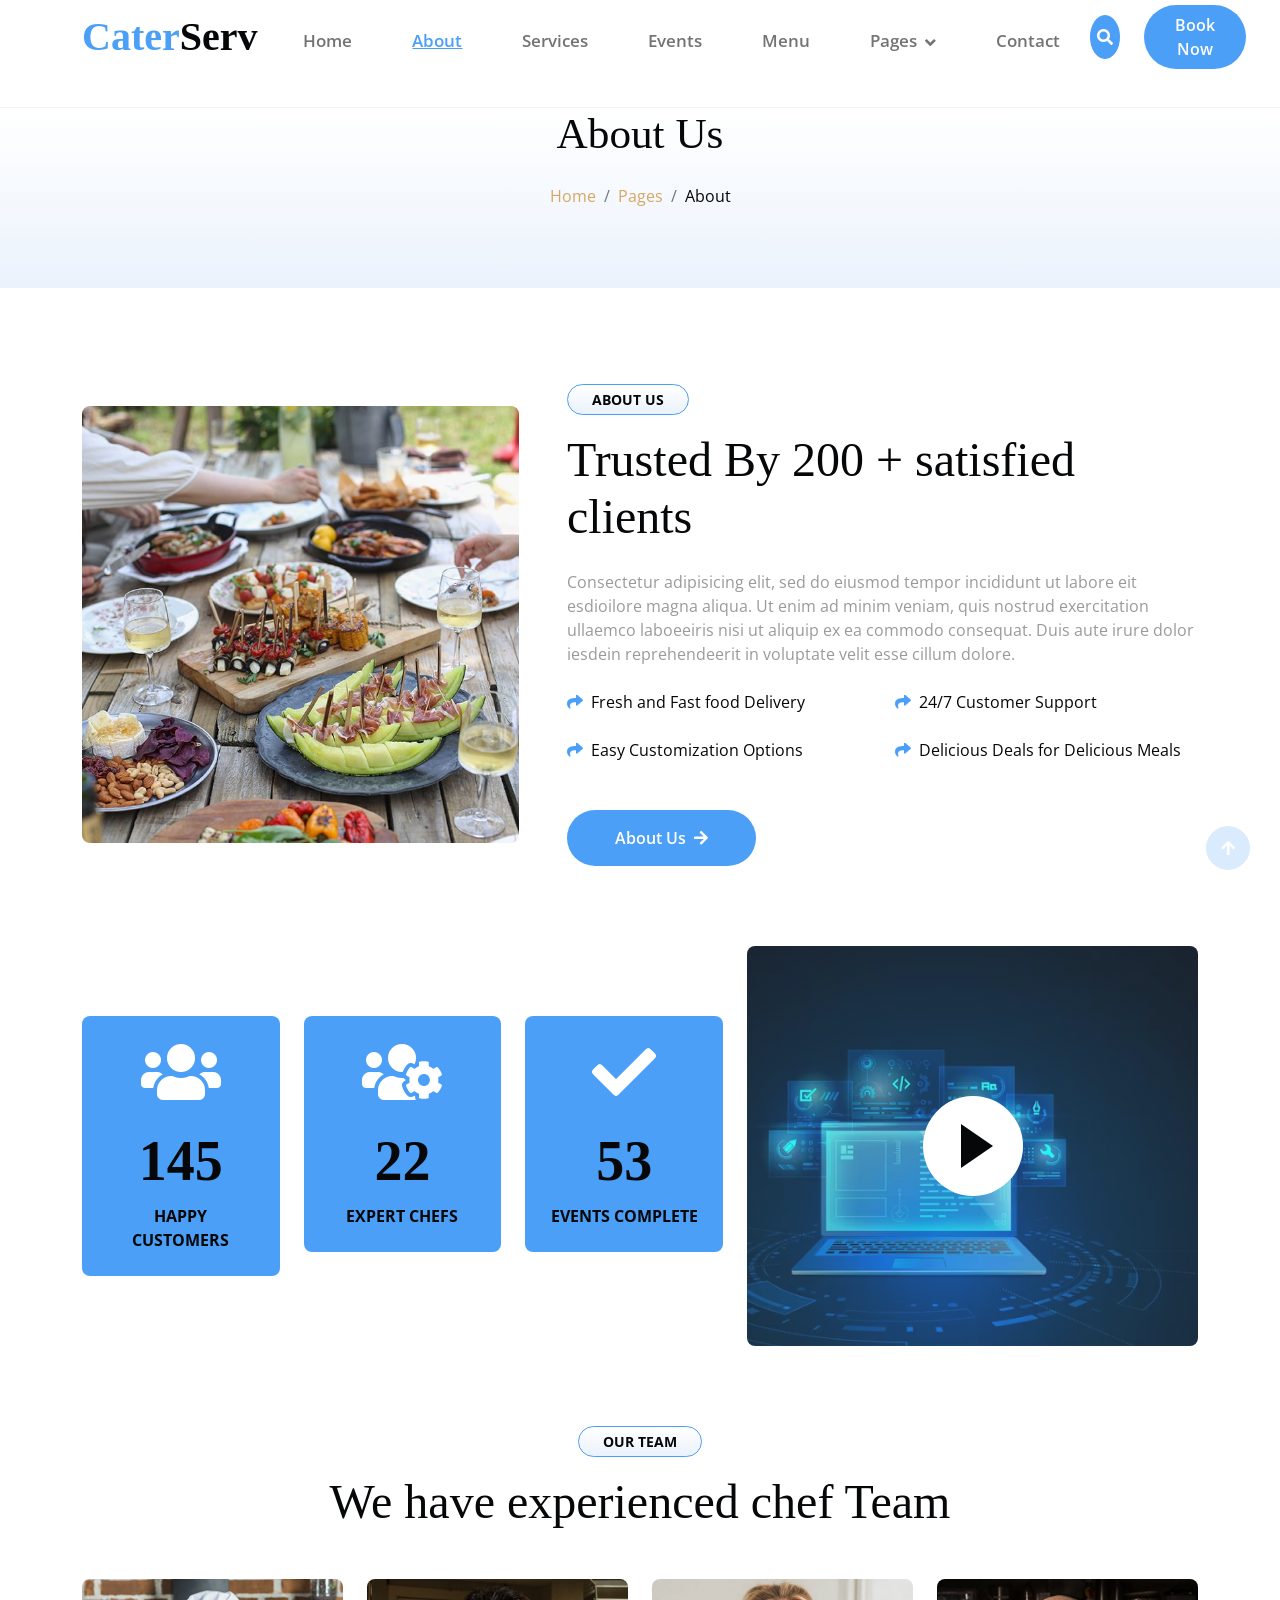
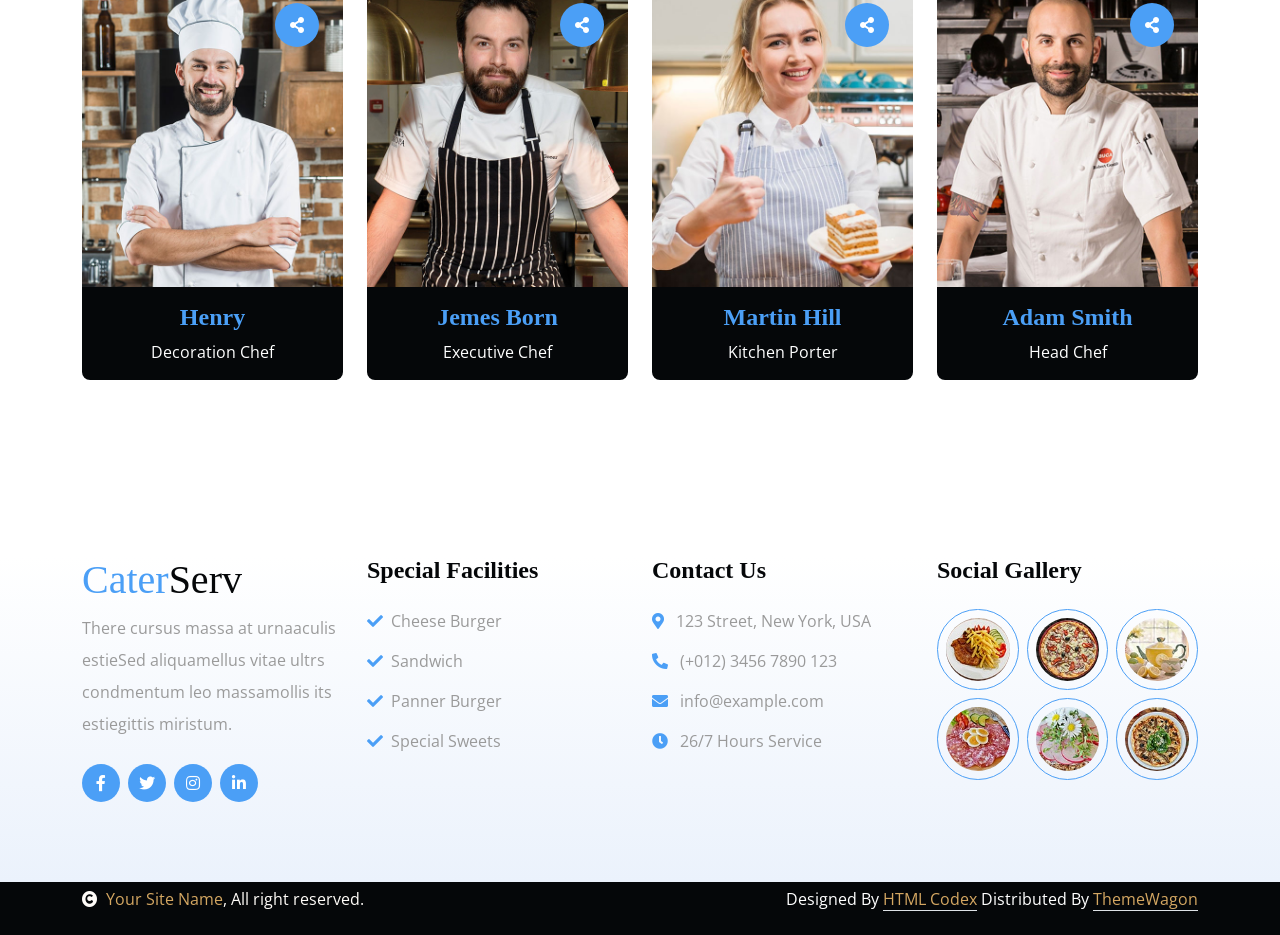
<file: about.html>
<!DOCTYPE html>
<html lang="en">

    <head>
        <meta charset="utf-8">
        <title>CaterServ - Catering Services Website Template</title>
        <meta content="width=device-width, initial-scale=1.0" name="viewport">
        <meta content="" name="keywords">
        <meta content="" name="description">

        <!-- Google Web Fonts -->
        <link rel="preconnect" href="https://fonts.googleapis.com">
        <link rel="preconnect" href="https://fonts.gstatic.com" crossorigin>
        <link href="https://fonts.googleapis.com/css2?family=Open+Sans:wght@400;600&family=Playball&display=swap" rel="stylesheet">

        <!-- Icon Font Stylesheet -->
        <link rel="stylesheet" href="https://use.fontawesome.com/releases/v5.15.4/css/all.css"/>
        <link href="https://cdn.jsdelivr.net/npm/bootstrap-icons@1.4.1/font/bootstrap-icons.css" rel="stylesheet">

        <!-- Libraries Stylesheet -->
        <link href="lib/animate/animate.min.css" rel="stylesheet">
        <link href="lib/lightbox/css/lightbox.min.css" rel="stylesheet">
        <link href="lib/owlcarousel/owl.carousel.min.css" rel="stylesheet">

        <!-- Customized Bootstrap Stylesheet -->
        <link href="css/bootstrap.min.css" rel="stylesheet">

        <!-- Template Stylesheet -->
        <link href="css/style.css" rel="stylesheet">
    </head>

    <body>

        <!-- Spinner Start -->
        <div id="spinner" class="show w-100 vh-100 bg-white position-fixed translate-middle top-50 start-50  d-flex align-items-center justify-content-center">
            <div class="spinner-grow text-primary" role="status"></div>
        </div>
        <!-- Spinner End -->


        <!-- Navbar start -->
        <div class="container-fluid nav-bar">
            <div class="container">
                <nav class="navbar navbar-light navbar-expand-lg py-4">
                    <a href="index.html" class="navbar-brand">
                        <h1 class="text-primary fw-bold mb-0">Cater<span class="text-dark">Serv</span> </h1>
                    </a>
                    <button class="navbar-toggler py-2 px-3" type="button" data-bs-toggle="collapse" data-bs-target="#navbarCollapse">
                        <span class="fa fa-bars text-primary"></span>
                    </button>
                    <div class="collapse navbar-collapse" id="navbarCollapse">
                        <div class="navbar-nav mx-auto">
                            <a href="index.html" class="nav-item nav-link">Home</a>
                            <a href="about.html" class="nav-item nav-link active">About</a>
                            <a href="service.html" class="nav-item nav-link">Services</a>
                            <a href="event.html" class="nav-item nav-link">Events</a>
                            <a href="menu.html" class="nav-item nav-link">Menu</a>
                            <div class="nav-item dropdown">
                                <a href="#" class="nav-link dropdown-toggle" data-bs-toggle="dropdown">Pages</a>
                                <div class="dropdown-menu bg-light">
                                    <a href="book.html" class="dropdown-item">Booking</a>
                                    <a href="blog.html" class="dropdown-item">Our Blog</a>
                                    <a href="team.html" class="dropdown-item">Our Team</a>
                                    <a href="testimonial.html" class="dropdown-item">Testimonial</a>
                                    <a href="404.html" class="dropdown-item">404 Page</a>
                                </div>
                            </div>
                            <a href="contact.html" class="nav-item nav-link">Contact</a>
                        </div>
                        <button class="btn-search btn btn-primary btn-md-square me-4 rounded-circle d-none d-lg-inline-flex" data-bs-toggle="modal" data-bs-target="#searchModal"><i class="fas fa-search"></i></button>
                        <a href="" class="btn btn-primary py-2 px-4 d-none d-xl-inline-block rounded-pill">Book Now</a>
                    </div>
                </nav>
            </div>
        </div>
        <!-- Navbar End -->


        <!-- Modal Search Start -->
        <div class="modal fade" id="searchModal" tabindex="-1" aria-labelledby="exampleModalLabel" aria-hidden="true">
            <div class="modal-dialog modal-fullscreen">
                <div class="modal-content rounded-0">
                    <div class="modal-header">
                        <h5 class="modal-title" id="exampleModalLabel">Search by keyword</h5>
                        <button type="button" class="btn-close" data-bs-dismiss="modal" aria-label="Close"></button>
                    </div>
                    <div class="modal-body d-flex align-items-center">
                        <div class="input-group w-75 mx-auto d-flex">
                            <input type="search" class="form-control bg-transparent p-3" placeholder="keywords" aria-describedby="search-icon-1">
                            <span id="search-icon-1" class="input-group-text p-3"><i class="fa fa-search"></i></span>
                        </div>
                    </div>
                </div>
            </div>
        </div>
        <!-- Modal Search End -->


        <!-- Hero Start -->
        <div class="container-fluid bg-light py-6 my-6 mt-0">
            <div class="container text-center animated bounceInDown">
                <h1 class="display-1 mb-4">About Us</h1>
                <ol class="breadcrumb justify-content-center mb-0 animated bounceInDown">
                    <li class="breadcrumb-item"><a href="#">Home</a></li>
                    <li class="breadcrumb-item"><a href="#">Pages</a></li>
                    <li class="breadcrumb-item text-dark" aria-current="page">About</li>
                </ol>
            </div>
        </div>
        <!-- Hero End -->


        <!-- About Satrt -->
        <div class="container-fluid py-6">
            <div class="container">
                <div class="row g-5 align-items-center">
                    <div class="col-lg-5 wow bounceInUp" data-wow-delay="0.1s">
                        <img src="img/about.jpg" class="img-fluid rounded" alt="">
                    </div>
                    <div class="col-lg-7 wow bounceInUp" data-wow-delay="0.3s">
                        <small class="d-inline-block fw-bold text-dark text-uppercase bg-light border border-primary rounded-pill px-4 py-1 mb-3">About Us</small>
                        <h1 class="display-5 mb-4">Trusted By 200 + satisfied clients</h1>
                        <p class="mb-4">Consectetur adipisicing elit, sed do eiusmod tempor incididunt ut labore eit esdioilore magna aliqua. Ut enim ad minim veniam, 
                            quis nostrud exercitation ullaemco laboeeiris nisi ut aliquip ex ea commodo consequat. Duis aute irure 
                            dolor iesdein reprehendeerit in voluptate velit esse cillum dolore.</p>
                        <div class="row g-4 text-dark mb-5">
                            <div class="col-sm-6">
                                <i class="fas fa-share text-primary me-2"></i>Fresh and Fast food Delivery
                            </div>
                            <div class="col-sm-6">
                                <i class="fas fa-share text-primary me-2"></i>24/7 Customer Support
                            </div>
                            <div class="col-sm-6">
                                <i class="fas fa-share text-primary me-2"></i>Easy Customization Options
                            </div>
                            <div class="col-sm-6">
                                <i class="fas fa-share text-primary me-2"></i>Delicious Deals for Delicious Meals
                            </div>
                        </div>
                        <a href="" class="btn btn-primary py-3 px-5 rounded-pill">About Us<i class="fas fa-arrow-right ps-2"></i></a>
                    </div>
                </div>
            </div>
        </div>
        <!-- About End -->


        <!-- Fact Start-->
        <div class="container-fluid faqt py-6">
            <div class="container">
                <div class="row g-4 align-items-center">
                    <div class="col-lg-7">
                       <div class="row g-4">
                            <div class="col-sm-4 wow bounceInUp" data-wow-delay="0.3s">
                                <div class="faqt-item bg-primary rounded p-4 text-center">
                                    <i class="fas fa-users fa-4x mb-4 text-white"></i>
                                    <h1 class="display-4 fw-bold" data-toggle="counter-up">689</h1>
                                    <p class="text-dark text-uppercase fw-bold mb-0">Happy Customers</p>
                                </div>
                            </div>
                            <div class="col-sm-4 wow bounceInUp" data-wow-delay="0.5s">
                                <div class="faqt-item bg-primary rounded p-4 text-center">
                                    <i class="fas fa-users-cog fa-4x mb-4 text-white"></i>
                                    <h1 class="display-4 fw-bold" data-toggle="counter-up">107</h1>
                                    <p class="text-dark text-uppercase fw-bold mb-0">Expert Chefs</p>
                                </div>
                            </div>
                            <div class="col-sm-4 wow bounceInUp" data-wow-delay="0.7s">
                                <div class="faqt-item bg-primary rounded p-4 text-center">
                                    <i class="fas fa-check fa-4x mb-4 text-white"></i>
                                    <h1 class="display-4 fw-bold" data-toggle="counter-up">253</h1>
                                    <p class="text-dark text-uppercase fw-bold mb-0">Events Complete</p>
                                </div>
                            </div>
                        </div>
                    </div>
                    <div class="col-lg-5 wow bounceInUp" data-wow-delay="0.1s">
                        <div class="video">
                            <button type="button" class="btn btn-play" data-bs-toggle="modal" data-src="https://www.youtube.com/embed/DWRcNpR6Kdc" data-bs-target="#videoModal">
                                <span></span>
                            </button>
                        </div>
                    </div>
                </div>
            </div>
        </div>
        <!-- Modal Video -->
        <div class="modal fade" id="videoModal" tabindex="-1" aria-labelledby="exampleModalLabel" aria-hidden="true">
            <div class="modal-dialog">
                <div class="modal-content rounded-0">
                    <div class="modal-header">
                        <h5 class="modal-title" id="exampleModalLabel">Youtube Video</h5>
                        <button type="button" class="btn-close" data-bs-dismiss="modal" aria-label="Close"></button>
                    </div>
                    <div class="modal-body">
                        <!-- 16:9 aspect ratio -->
                        <div class="ratio ratio-16x9">
                            <iframe class="embed-responsive-item" src="" id="video" allowfullscreen allowscriptaccess="always"
                                allow="autoplay"></iframe>
                        </div>
                    </div>
                </div>
            </div>
        </div>
        <!-- Fact End -->


        <!-- Team Start -->
        <div class="container-fluid team py-6">
            <div class="container">
                <div class="text-center wow bounceInUp" data-wow-delay="0.1s">
                    <small class="d-inline-block fw-bold text-dark text-uppercase bg-light border border-primary rounded-pill px-4 py-1 mb-3">Our Team</small>
                    <h1 class="display-5 mb-5">We have experienced chef Team</h1>
                </div>
                <div class="row g-4">
                    <div class="col-lg-3 col-md-6 wow bounceInUp" data-wow-delay="0.1s">
                        <div class="team-item rounded">
                            <img class="img-fluid rounded-top " src="img/team-1.jpg" alt="">
                            <div class="team-content text-center py-3 bg-dark rounded-bottom">
                                <h4 class="text-primary">Henry</h4>
                                <p class="text-white mb-0">Decoration Chef</p>
                            </div>
                            <div class="team-icon d-flex flex-column justify-content-center m-4">
                                <a class="share btn btn-primary btn-md-square rounded-circle mb-2" href=""><i class="fas fa-share-alt"></i></a>
                                <a class="share-link btn btn-primary btn-md-square rounded-circle mb-2" href=""><i class="fab fa-facebook-f"></i></a>
                                <a class="share-link btn btn-primary btn-md-square rounded-circle mb-2" href=""><i class="fab fa-twitter"></i></a>
                                <a class="share-link btn btn-primary btn-md-square rounded-circle mb-2" href=""><i class="fab fa-instagram"></i></a>
                            </div>
                        </div>
                    </div>
                    <div class="col-lg-3 col-md-6 wow bounceInUp" data-wow-delay="0.3s">
                        <div class="team-item rounded">
                            <img class="img-fluid rounded-top " src="img/team-2.jpg" alt="">
                            <div class="team-content text-center py-3 bg-dark rounded-bottom">
                                <h4 class="text-primary">Jemes Born</h4>
                                <p class="text-white mb-0">Executive Chef</p>
                            </div>
                            <div class="team-icon d-flex flex-column justify-content-center m-4">
                                <a class="share btn btn-primary btn-md-square rounded-circle mb-2" href=""><i class="fas fa-share-alt"></i></a>
                                <a class="share-link btn btn-primary btn-md-square rounded-circle mb-2" href=""><i class="fab fa-facebook-f"></i></a>
                                <a class="share-link btn btn-primary btn-md-square rounded-circle mb-2" href=""><i class="fab fa-twitter"></i></a>
                                <a class="share-link btn btn-primary btn-md-square rounded-circle mb-2" href=""><i class="fab fa-instagram"></i></a>
                            </div>
                        </div>
                    </div>
                    <div class="col-lg-3 col-md-6 wow bounceInUp" data-wow-delay="0.5s">
                        <div class="team-item rounded">
                            <img class="img-fluid rounded-top " src="img/team-3.jpg" alt="">
                            <div class="team-content text-center py-3 bg-dark rounded-bottom">
                                <h4 class="text-primary">Martin Hill</h4>
                                <p class="text-white mb-0">Kitchen Porter</p>
                            </div>
                            <div class="team-icon d-flex flex-column justify-content-center m-4">
                                <a class="share btn btn-primary btn-md-square rounded-circle mb-2" href=""><i class="fas fa-share-alt"></i></a>
                                <a class="share-link btn btn-primary btn-md-square rounded-circle mb-2" href=""><i class="fab fa-facebook-f"></i></a>
                                <a class="share-link btn btn-primary btn-md-square rounded-circle mb-2" href=""><i class="fab fa-twitter"></i></a>
                                <a class="share-link btn btn-primary btn-md-square rounded-circle mb-2" href=""><i class="fab fa-instagram"></i></a>
                            </div>
                        </div>
                    </div>
                    <div class="col-lg-3 col-md-6 wow bounceInUp" data-wow-delay="0.7s">
                        <div class="team-item rounded">
                            <img class="img-fluid rounded-top " src="img/team-4.jpg" alt="">
                            <div class="team-content text-center py-3 bg-dark rounded-bottom">
                                <h4 class="text-primary">Adam Smith</h4>
                                <p class="text-white mb-0">Head Chef</p>
                            </div>
                            <div class="team-icon d-flex flex-column justify-content-center m-4">
                                <a class="share btn btn-primary btn-md-square rounded-circle mb-2" href=""><i class="fas fa-share-alt"></i></a>
                                <a class="share-link btn btn-primary btn-md-square rounded-circle mb-2" href=""><i class="fab fa-facebook-f"></i></a>
                                <a class="share-link btn btn-primary btn-md-square rounded-circle mb-2" href=""><i class="fab fa-twitter"></i></a>
                                <a class="share-link btn btn-primary btn-md-square rounded-circle mb-2" href=""><i class="fab fa-instagram"></i></a>
                            </div>
                        </div>
                    </div>
                </div>
            </div>
        </div>
        <!-- Team End -->


        <!-- Footer Start -->
        <div class="container-fluid footer py-6 my-6 mb-0 bg-light wow bounceInUp" data-wow-delay="0.1s">
            <div class="container">
                <div class="row">
                    <div class="col-lg-3 col-md-6">
                        <div class="footer-item">
                            <h1 class="text-primary">Cater<span class="text-dark">Serv</span></h1>
                            <p class="lh-lg mb-4">There cursus massa at urnaaculis estieSed aliquamellus vitae ultrs condmentum leo massamollis its estiegittis miristum.</p>
                            <div class="footer-icon d-flex">
                                <a class="btn btn-primary btn-sm-square me-2 rounded-circle" href=""><i class="fab fa-facebook-f"></i></a>
                                <a class="btn btn-primary btn-sm-square me-2 rounded-circle" href=""><i class="fab fa-twitter"></i></a>
                                <a href="#" class="btn btn-primary btn-sm-square me-2 rounded-circle"><i class="fab fa-instagram"></i></a>
                                <a href="#" class="btn btn-primary btn-sm-square rounded-circle"><i class="fab fa-linkedin-in"></i></a>
                            </div>
                        </div>
                    </div>
                    <div class="col-lg-3 col-md-6">
                        <div class="footer-item">
                            <h4 class="mb-4">Special Facilities</h4>
                            <div class="d-flex flex-column align-items-start">
                                <a class="text-body mb-3" href=""><i class="fa fa-check text-primary me-2"></i>Cheese Burger</a>
                                <a class="text-body mb-3" href=""><i class="fa fa-check text-primary me-2"></i>Sandwich</a>
                                <a class="text-body mb-3" href=""><i class="fa fa-check text-primary me-2"></i>Panner Burger</a>
                                <a class="text-body mb-3" href=""><i class="fa fa-check text-primary me-2"></i>Special Sweets</a>
                            </div>
                        </div>
                    </div>
                    <div class="col-lg-3 col-md-6">
                        <div class="footer-item">
                            <h4 class="mb-4">Contact Us</h4>
                            <div class="d-flex flex-column align-items-start">
                                <p><i class="fa fa-map-marker-alt text-primary me-2"></i> 123 Street, New York, USA</p>
                                <p><i class="fa fa-phone-alt text-primary me-2"></i> (+012) 3456 7890 123</p>
                                <p><i class="fas fa-envelope text-primary me-2"></i> info@example.com</p>
                                <p><i class="fa fa-clock text-primary me-2"></i> 26/7 Hours Service</p>
                            </div>
                        </div>
                    </div>
                    <div class="col-lg-3 col-md-6">
                        <div class="footer-item">
                            <h4 class="mb-4">Social Gallery</h4>
                            <div class="row g-2">
                                <div class="col-4">
                                     <img src="img/menu-01.jpg" class="img-fluid rounded-circle border border-primary p-2" alt="">
                                </div>
                                <div class="col-4">
                                     <img src="img/menu-02.jpg" class="img-fluid rounded-circle border border-primary p-2" alt="">
                                </div>
                                <div class="col-4">
                                     <img src="img/menu-03.jpg" class="img-fluid rounded-circle border border-primary p-2" alt="">
                                </div>
                                <div class="col-4">
                                     <img src="img/menu-04.jpg" class="img-fluid rounded-circle border border-primary p-2" alt="">
                                </div>
                                <div class="col-4">
                                     <img src="img/menu-05.jpg" class="img-fluid rounded-circle border border-primary p-2" alt="">
                                </div>
                                <div class="col-4">
                                     <img src="img/menu-06.jpg" class="img-fluid rounded-circle border border-primary p-2" alt="">
                                </div>
                            </div>
                        </div>
                    </div>
                </div>
            </div>
        </div>
        <!-- Footer End -->


        <!-- Copyright Start -->
        <div class="container-fluid copyright bg-dark py-4">
            <div class="container">
                <div class="row">
                    <div class="col-md-6 text-center text-md-start mb-3 mb-md-0">
                        <span class="text-light"><a href="#"><i class="fas fa-copyright text-light me-2"></i>Your Site Name</a>, All right reserved.</span>
                    </div>
                    <div class="col-md-6 my-auto text-center text-md-end text-white">
                        <!--/*** This template is free as long as you keep the below author’s credit link/attribution link/backlink. ***/-->
                        <!--/*** If you'd like to use the template without the below author’s credit link/attribution link/backlink, ***/-->
                        <!--/*** you can purchase the Credit Removal License from "https://htmlcodex.com/credit-removal". ***/-->
                        Designed By <a class="border-bottom" href="https://htmlcodex.com">HTML Codex</a> Distributed By <a class="border-bottom" href="https://themewagon.com">ThemeWagon</a>
                    </div>
                </div>
            </div>
        </div>
        <!-- Copyright End -->


        <!-- Back to Top -->
        <a href="#" class="btn btn-md-square btn-primary rounded-circle back-to-top"><i class="fa fa-arrow-up"></i></a>   

        
        <!-- JavaScript Libraries -->
        <script src="https://ajax.googleapis.com/ajax/libs/jquery/1.12.4/jquery.min.js"></script>
        <script src="https://cdn.jsdelivr.net/npm/bootstrap@5.0.0/dist/js/bootstrap.bundle.min.js"></script>
        <script src="lib/wow/wow.min.js"></script>
        <script src="lib/easing/easing.min.js"></script>
        <script src="lib/waypoints/waypoints.min.js"></script>
        <script src="lib/counterup/counterup.min.js"></script>
        <script src="lib/lightbox/js/lightbox.min.js"></script>
        <script src="lib/owlcarousel/owl.carousel.min.js"></script>

        <!-- Template Javascript -->
        <script src="js/main.js"></script>
    </body>
</html>
</file>
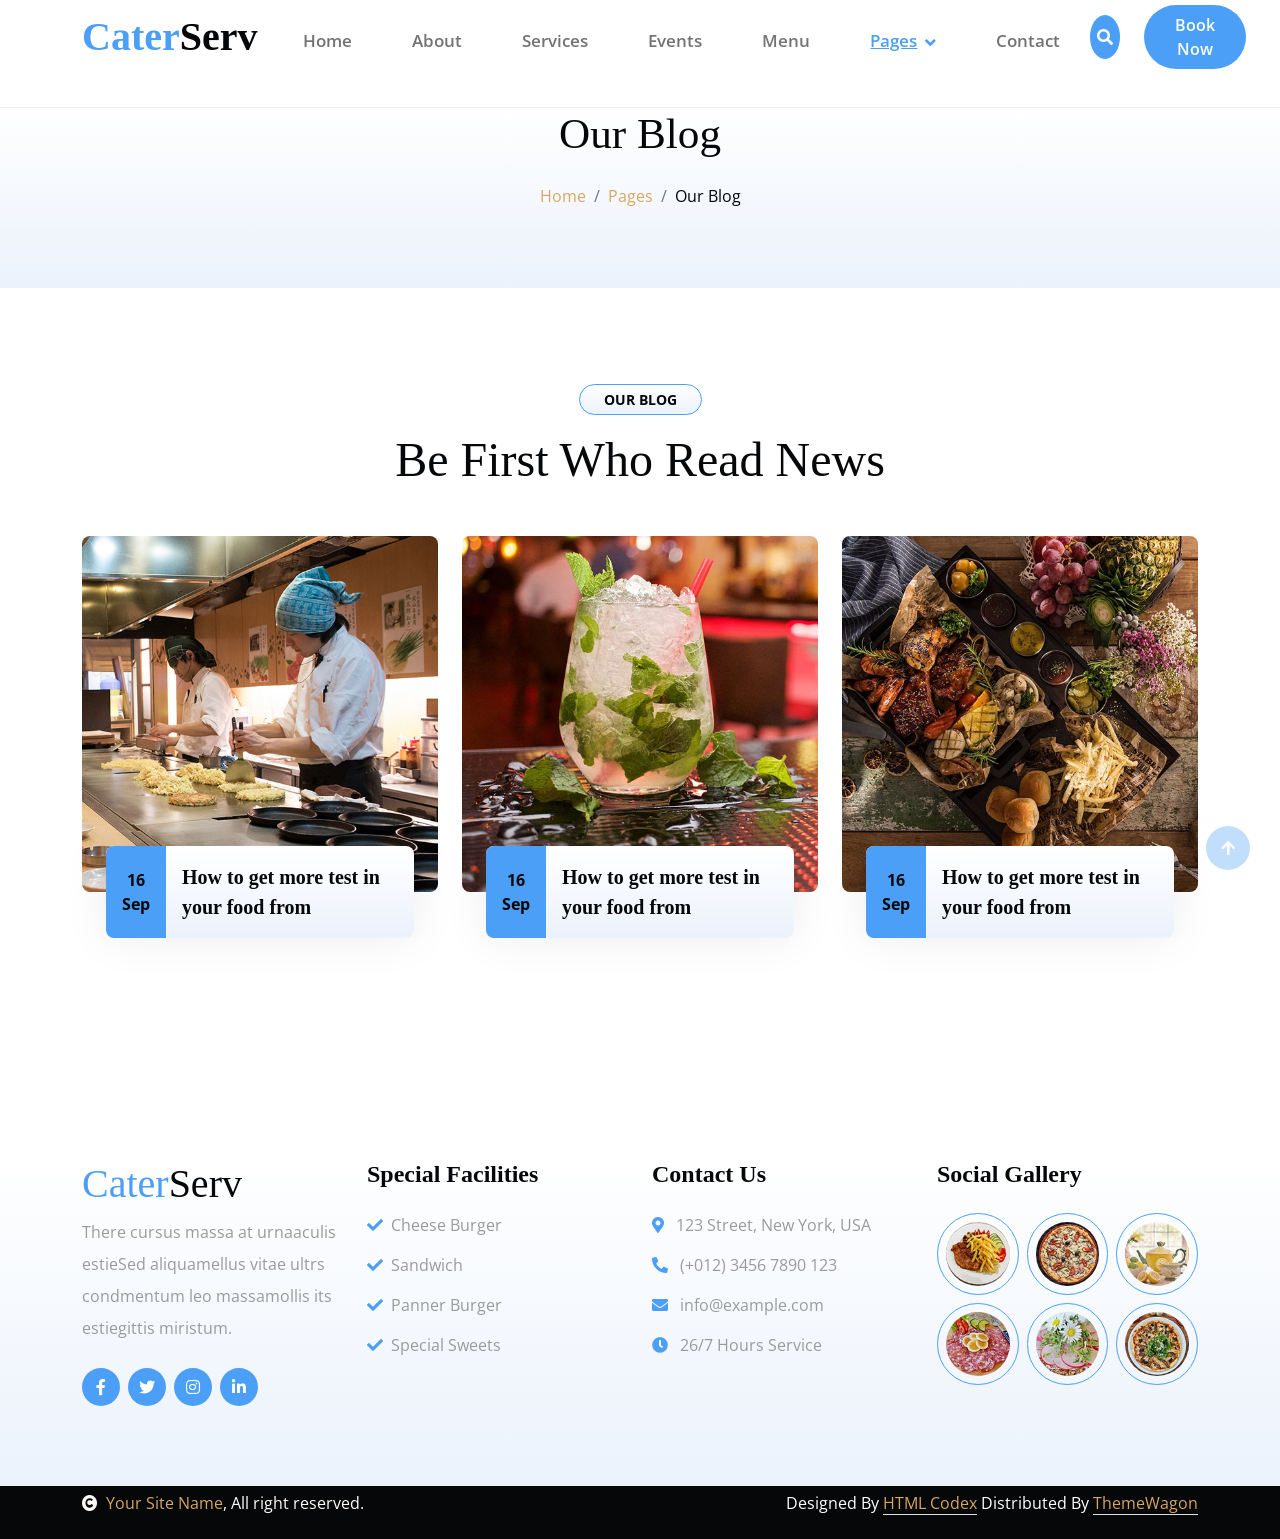
<file: blog.html>
<!DOCTYPE html>
<html lang="en">

    <head>
        <meta charset="utf-8">
        <title>CaterServ - Catering Services Website Template</title>
        <meta content="width=device-width, initial-scale=1.0" name="viewport">
        <meta content="" name="keywords">
        <meta content="" name="description">

        <!-- Google Web Fonts -->
        <link rel="preconnect" href="https://fonts.googleapis.com">
        <link rel="preconnect" href="https://fonts.gstatic.com" crossorigin>
        <link href="https://fonts.googleapis.com/css2?family=Open+Sans:wght@400;600&family=Playball&display=swap" rel="stylesheet">

        <!-- Icon Font Stylesheet -->
        <link rel="stylesheet" href="https://use.fontawesome.com/releases/v5.15.4/css/all.css"/>
        <link href="https://cdn.jsdelivr.net/npm/bootstrap-icons@1.4.1/font/bootstrap-icons.css" rel="stylesheet">

        <!-- Libraries Stylesheet -->
        <link href="lib/animate/animate.min.css" rel="stylesheet">
        <link href="lib/lightbox/css/lightbox.min.css" rel="stylesheet">
        <link href="lib/owlcarousel/owl.carousel.min.css" rel="stylesheet">

        <!-- Customized Bootstrap Stylesheet -->
        <link href="css/bootstrap.min.css" rel="stylesheet">

        <!-- Template Stylesheet -->
        <link href="css/style.css" rel="stylesheet">
    </head>

    <body>

        <!-- Spinner Start -->
        <div id="spinner" class="show w-100 vh-100 bg-white position-fixed translate-middle top-50 start-50  d-flex align-items-center justify-content-center">
            <div class="spinner-grow text-primary" role="status"></div>
        </div>
        <!-- Spinner End -->


        <!-- Navbar start -->
        <div class="container-fluid nav-bar">
            <div class="container">
                <nav class="navbar navbar-light navbar-expand-lg py-4">
                    <a href="index.html" class="navbar-brand">
                        <h1 class="text-primary fw-bold mb-0">Cater<span class="text-dark">Serv</span> </h1>
                    </a>
                    <button class="navbar-toggler py-2 px-3" type="button" data-bs-toggle="collapse" data-bs-target="#navbarCollapse">
                        <span class="fa fa-bars text-primary"></span>
                    </button>
                    <div class="collapse navbar-collapse" id="navbarCollapse">
                        <div class="navbar-nav mx-auto">
                            <a href="index.html" class="nav-item nav-link">Home</a>
                            <a href="about.html" class="nav-item nav-link">About</a>
                            <a href="service.html" class="nav-item nav-link">Services</a>
                            <a href="event.html" class="nav-item nav-link">Events</a>
                            <a href="menu.html" class="nav-item nav-link">Menu</a>
                            <div class="nav-item dropdown">
                                <a href="#" class="nav-link dropdown-toggle active" data-bs-toggle="dropdown">Pages</a>
                                <div class="dropdown-menu bg-light">
                                    <a href="book.html" class="dropdown-item">Booking</a>
                                    <a href="blog.html" class="dropdown-item active">Our Blog</a>
                                    <a href="team.html" class="dropdown-item">Our Team</a>
                                    <a href="testimonial.html" class="dropdown-item">Testimonial</a>
                                    <a href="404.html" class="dropdown-item">404 Page</a>
                                </div>
                            </div>
                            <a href="contact.html" class="nav-item nav-link">Contact</a>
                        </div>
                        <button class="btn-search btn btn-primary btn-md-square me-4 rounded-circle d-none d-lg-inline-flex" data-bs-toggle="modal" data-bs-target="#searchModal"><i class="fas fa-search"></i></button>
                        <a href="" class="btn btn-primary py-2 px-4 d-none d-xl-inline-block rounded-pill">Book Now</a>
                    </div>
                </nav>
            </div>
        </div>
        <!-- Navbar End -->


        <!-- Modal Search Start -->
        <div class="modal fade" id="searchModal" tabindex="-1" aria-labelledby="exampleModalLabel" aria-hidden="true">
            <div class="modal-dialog modal-fullscreen">
                <div class="modal-content rounded-0">
                    <div class="modal-header">
                        <h5 class="modal-title" id="exampleModalLabel">Search by keyword</h5>
                        <button type="button" class="btn-close" data-bs-dismiss="modal" aria-label="Close"></button>
                    </div>
                    <div class="modal-body d-flex align-items-center">
                        <div class="input-group w-75 mx-auto d-flex">
                            <input type="search" class="form-control bg-transparent p-3" placeholder="keywords" aria-describedby="search-icon-1">
                            <span id="search-icon-1" class="input-group-text p-3"><i class="fa fa-search"></i></span>
                        </div>
                    </div>
                </div>
            </div>
        </div>
        <!-- Modal Search End -->


        <!-- Hero Start -->
        <div class="container-fluid bg-light py-6 my-6 mt-0">
            <div class="container text-center animated bounceInDown">
                <h1 class="display-1 mb-4">Our Blog</h1>
                <ol class="breadcrumb justify-content-center mb-0 animated bounceInDown">
                    <li class="breadcrumb-item"><a href="#">Home</a></li>
                    <li class="breadcrumb-item"><a href="#">Pages</a></li>
                    <li class="breadcrumb-item text-dark" aria-current="page">Our Blog</li>
                </ol>
            </div>
        </div>
        <!-- Hero End -->


        <!-- Blog Start -->
        <div class="container-fluid blog py-6">
            <div class="container">
                <div class="text-center wow bounceInUp" data-wow-delay="0.1s">
                    <small class="d-inline-block fw-bold text-dark text-uppercase bg-light border border-primary rounded-pill px-4 py-1 mb-3">Our Blog</small>
                    <h1 class="display-5 mb-5">Be First Who Read News</h1>
                </div>
                <div class="row gx-4 justify-content-center">
                    <div class="col-md-6 col-lg-4 wow bounceInUp" data-wow-delay="0.1s">
                        <div class="blog-item">
                            <div class="overflow-hidden rounded">
                                <img src="img/blog-1.jpg" class="img-fluid w-100" alt="">
                            </div>
                            <div class="blog-content mx-4 d-flex rounded bg-light">
                                <div class="text-dark bg-primary rounded-start">
                                    <div class="h-100 p-3 d-flex flex-column justify-content-center text-center">
                                        <p class="fw-bold mb-0">16</p>
                                        <p class="fw-bold mb-0">Sep</p>
                                    </div>
                                </div>
                                <a href="#" class="h5 lh-base my-auto h-100 p-3">How to get more test in your food from</a>
                            </div>
                        </div>
                    </div>
                    <div class="col-md-6 col-lg-4 wow bounceInUp" data-wow-delay="0.3s">
                        <div class="blog-item">
                            <div class="overflow-hidden rounded">
                                <img src="img/blog-2.jpg" class="img-fluid w-100" alt="">
                            </div>
                            <div class="blog-content mx-4 d-flex rounded bg-light">
                                <div class="text-dark bg-primary rounded-start">
                                    <div class="h-100 p-3 d-flex flex-column justify-content-center text-center">
                                        <p class="fw-bold mb-0">16</p>
                                        <p class="fw-bold mb-0">Sep</p>
                                    </div>
                                </div>
                                <a href="#" class="h5 lh-base my-auto h-100 p-3">How to get more test in your food from</a>
                            </div>
                        </div>
                    </div>
                    <div class="col-md-6 col-lg-4 wow bounceInUp" data-wow-delay="0.5s">
                        <div class="blog-item">
                            <div class="overflow-hidden rounded">
                                <img src="img/blog-3.jpg" class="img-fluid w-100" alt="">
                            </div>
                            <div class="blog-content mx-4 d-flex rounded bg-light">
                                <div class="text-dark bg-primary rounded-start">
                                    <div class="h-100 p-3 d-flex flex-column justify-content-center text-center">
                                        <p class="fw-bold mb-0">16</p>
                                        <p class="fw-bold mb-0">Sep</p>
                                    </div>
                                </div>
                                <a href="#" class="h5 lh-base my-auto h-100 p-3">How to get more test in your food from</a>
                            </div>
                        </div>
                    </div>
                </div>
            </div>
        </div>
        <!-- Blog End -->


        <!-- Footer Start -->
        <div class="container-fluid footer py-6 my-6 mb-0 bg-light wow bounceInUp" data-wow-delay="0.1s">
            <div class="container">
                <div class="row">
                    <div class="col-lg-3 col-md-6">
                        <div class="footer-item">
                            <h1 class="text-primary">Cater<span class="text-dark">Serv</span></h1>
                            <p class="lh-lg mb-4">There cursus massa at urnaaculis estieSed aliquamellus vitae ultrs condmentum leo massamollis its estiegittis miristum.</p>
                            <div class="footer-icon d-flex">
                                <a class="btn btn-primary btn-sm-square me-2 rounded-circle" href=""><i class="fab fa-facebook-f"></i></a>
                                <a class="btn btn-primary btn-sm-square me-2 rounded-circle" href=""><i class="fab fa-twitter"></i></a>
                                <a href="#" class="btn btn-primary btn-sm-square me-2 rounded-circle"><i class="fab fa-instagram"></i></a>
                                <a href="#" class="btn btn-primary btn-sm-square rounded-circle"><i class="fab fa-linkedin-in"></i></a>
                            </div>
                        </div>
                    </div>
                    <div class="col-lg-3 col-md-6">
                        <div class="footer-item">
                            <h4 class="mb-4">Special Facilities</h4>
                            <div class="d-flex flex-column align-items-start">
                                <a class="text-body mb-3" href=""><i class="fa fa-check text-primary me-2"></i>Cheese Burger</a>
                                <a class="text-body mb-3" href=""><i class="fa fa-check text-primary me-2"></i>Sandwich</a>
                                <a class="text-body mb-3" href=""><i class="fa fa-check text-primary me-2"></i>Panner Burger</a>
                                <a class="text-body mb-3" href=""><i class="fa fa-check text-primary me-2"></i>Special Sweets</a>
                            </div>
                        </div>
                    </div>
                    <div class="col-lg-3 col-md-6">
                        <div class="footer-item">
                            <h4 class="mb-4">Contact Us</h4>
                            <div class="d-flex flex-column align-items-start">
                                <p><i class="fa fa-map-marker-alt text-primary me-2"></i> 123 Street, New York, USA</p>
                                <p><i class="fa fa-phone-alt text-primary me-2"></i> (+012) 3456 7890 123</p>
                                <p><i class="fas fa-envelope text-primary me-2"></i> info@example.com</p>
                                <p><i class="fa fa-clock text-primary me-2"></i> 26/7 Hours Service</p>
                            </div>
                        </div>
                    </div>
                    <div class="col-lg-3 col-md-6">
                        <div class="footer-item">
                            <h4 class="mb-4">Social Gallery</h4>
                            <div class="row g-2">
                                <div class="col-4">
                                     <img src="img/menu-01.jpg" class="img-fluid rounded-circle border border-primary p-2" alt="">
                                </div>
                                <div class="col-4">
                                     <img src="img/menu-02.jpg" class="img-fluid rounded-circle border border-primary p-2" alt="">
                                </div>
                                <div class="col-4">
                                     <img src="img/menu-03.jpg" class="img-fluid rounded-circle border border-primary p-2" alt="">
                                </div>
                                <div class="col-4">
                                     <img src="img/menu-04.jpg" class="img-fluid rounded-circle border border-primary p-2" alt="">
                                </div>
                                <div class="col-4">
                                     <img src="img/menu-05.jpg" class="img-fluid rounded-circle border border-primary p-2" alt="">
                                </div>
                                <div class="col-4">
                                     <img src="img/menu-06.jpg" class="img-fluid rounded-circle border border-primary p-2" alt="">
                                </div>
                            </div>
                        </div>
                    </div>
                </div>
            </div>
        </div>
        <!-- Footer End -->


        <!-- Copyright Start -->
        <div class="container-fluid copyright bg-dark py-4">
            <div class="container">
                <div class="row">
                    <div class="col-md-6 text-center text-md-start mb-3 mb-md-0">
                        <span class="text-light"><a href="#"><i class="fas fa-copyright text-light me-2"></i>Your Site Name</a>, All right reserved.</span>
                    </div>
                    <div class="col-md-6 my-auto text-center text-md-end text-white">
                        <!--/*** This template is free as long as you keep the below author’s credit link/attribution link/backlink. ***/-->
                        <!--/*** If you'd like to use the template without the below author’s credit link/attribution link/backlink, ***/-->
                        <!--/*** you can purchase the Credit Removal License from "https://htmlcodex.com/credit-removal". ***/-->
                        Designed By <a class="border-bottom" href="https://htmlcodex.com">HTML Codex</a> Distributed By <a class="border-bottom" href="https://themewagon.com">ThemeWagon</a>
                    </div>
                </div>
            </div>
        </div>
        <!-- Copyright End -->


        <!-- Back to Top -->
        <a href="#" class="btn btn-md-square btn-primary rounded-circle back-to-top"><i class="fa fa-arrow-up"></i></a>   

        
    <!-- JavaScript Libraries -->
    <script src="https://ajax.googleapis.com/ajax/libs/jquery/1.12.4/jquery.min.js"></script>
    <script src="https://cdn.jsdelivr.net/npm/bootstrap@5.0.0/dist/js/bootstrap.bundle.min.js"></script>
    <script src="lib/wow/wow.min.js"></script>
    <script src="lib/easing/easing.min.js"></script>
    <script src="lib/waypoints/waypoints.min.js"></script>
    <script src="lib/counterup/counterup.min.js"></script>
    <script src="lib/lightbox/js/lightbox.min.js"></script>
    <script src="lib/owlcarousel/owl.carousel.min.js"></script>

    <!-- Template Javascript -->
    <script src="js/main.js"></script>
    </body>

</html>
</file>
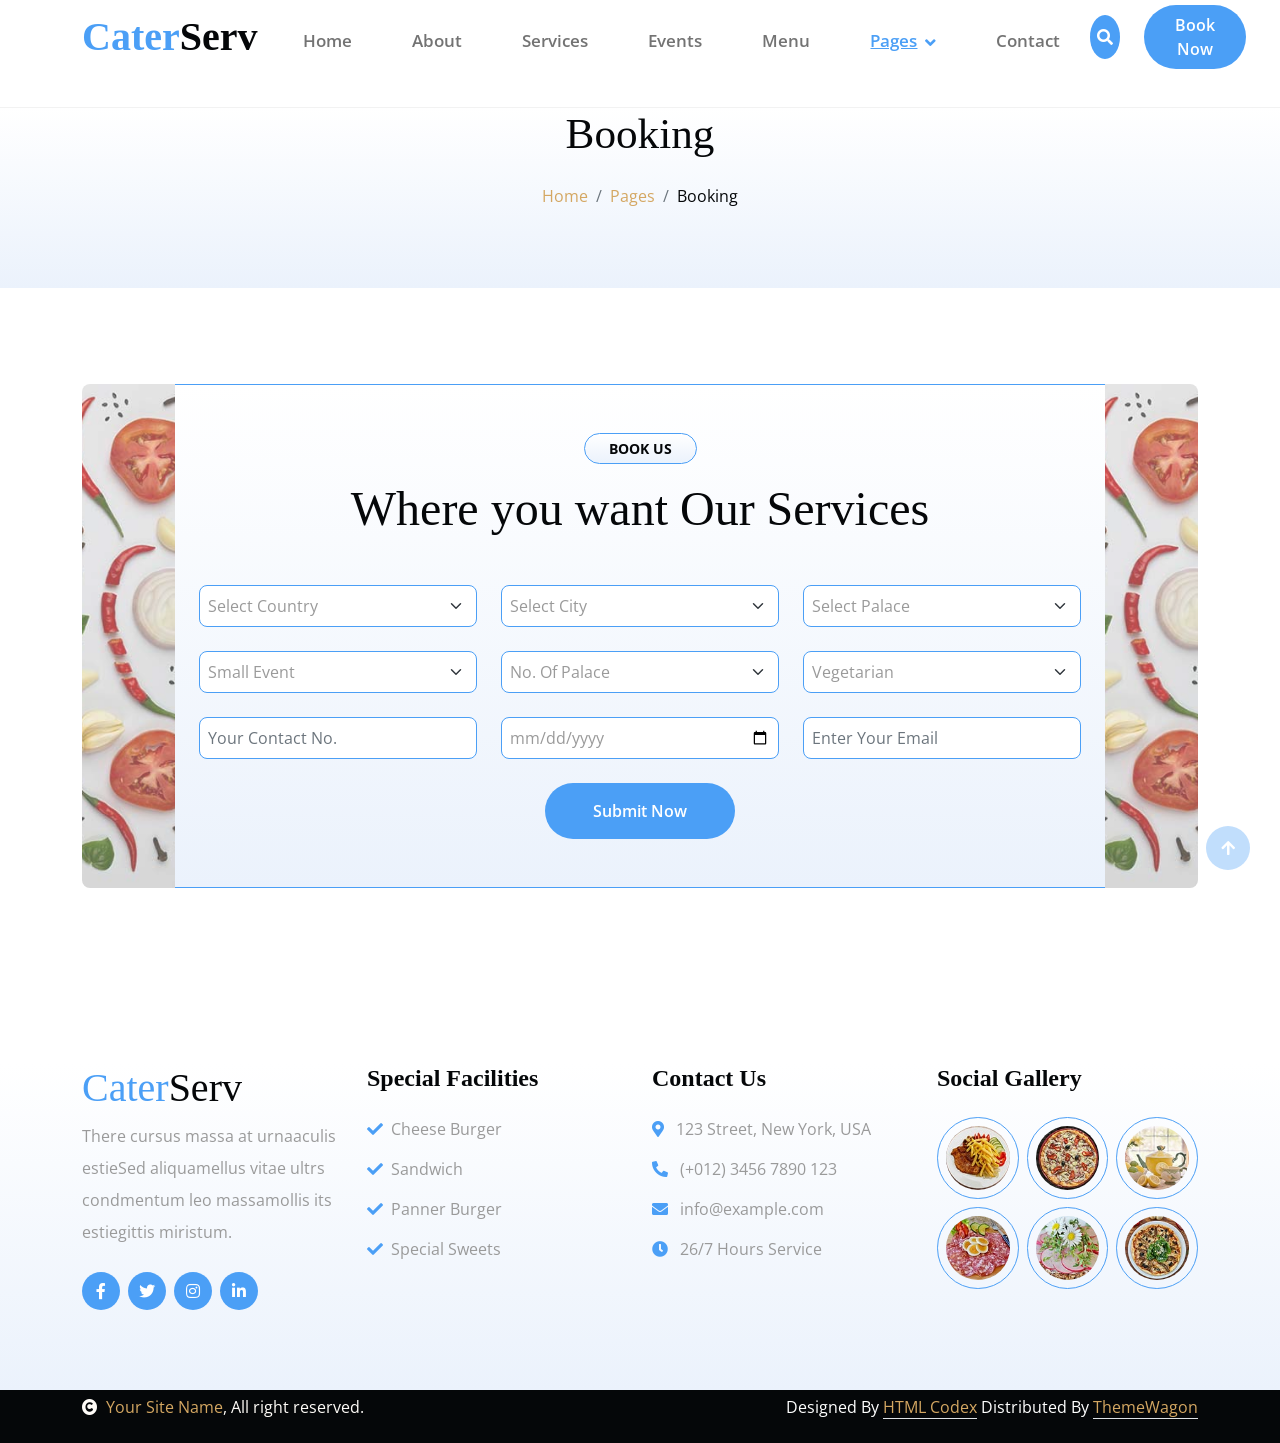
<file: book.html>
<!DOCTYPE html>
<html lang="en">

    <head>
        <meta charset="utf-8">
        <title>CaterServ - Catering Services Website Template</title>
        <meta content="width=device-width, initial-scale=1.0" name="viewport">
        <meta content="" name="keywords">
        <meta content="" name="description">

        <!-- Google Web Fonts -->
        <link rel="preconnect" href="https://fonts.googleapis.com">
        <link rel="preconnect" href="https://fonts.gstatic.com" crossorigin>
        <link href="https://fonts.googleapis.com/css2?family=Open+Sans:wght@400;600&family=Playball&display=swap" rel="stylesheet">

        <!-- Icon Font Stylesheet -->
        <link rel="stylesheet" href="https://use.fontawesome.com/releases/v5.15.4/css/all.css"/>
        <link href="https://cdn.jsdelivr.net/npm/bootstrap-icons@1.4.1/font/bootstrap-icons.css" rel="stylesheet">

        <!-- Libraries Stylesheet -->
        <link href="lib/animate/animate.min.css" rel="stylesheet">
        <link href="lib/lightbox/css/lightbox.min.css" rel="stylesheet">
        <link href="lib/owlcarousel/owl.carousel.min.css" rel="stylesheet">

        <!-- Customized Bootstrap Stylesheet -->
        <link href="css/bootstrap.min.css" rel="stylesheet">

        <!-- Template Stylesheet -->
        <link href="css/style.css" rel="stylesheet">
    </head>

    <body>

        <!-- Spinner Start -->
        <div id="spinner" class="show w-100 vh-100 bg-white position-fixed translate-middle top-50 start-50  d-flex align-items-center justify-content-center">
            <div class="spinner-grow text-primary" role="status"></div>
        </div>
        <!-- Spinner End -->


        <!-- Navbar start -->
        <div class="container-fluid nav-bar">
            <div class="container">
                <nav class="navbar navbar-light navbar-expand-lg py-4">
                    <a href="index.html" class="navbar-brand">
                        <h1 class="text-primary fw-bold mb-0">Cater<span class="text-dark">Serv</span> </h1>
                    </a>
                    <button class="navbar-toggler py-2 px-3" type="button" data-bs-toggle="collapse" data-bs-target="#navbarCollapse">
                        <span class="fa fa-bars text-primary"></span>
                    </button>
                    <div class="collapse navbar-collapse" id="navbarCollapse">
                        <div class="navbar-nav mx-auto">
                            <a href="index.html" class="nav-item nav-link">Home</a>
                            <a href="about.html" class="nav-item nav-link">About</a>
                            <a href="service.html" class="nav-item nav-link">Services</a>
                            <a href="event.html" class="nav-item nav-link">Events</a>
                            <a href="menu.html" class="nav-item nav-link">Menu</a>
                            <div class="nav-item dropdown">
                                <a href="#" class="nav-link dropdown-toggle active" data-bs-toggle="dropdown">Pages</a>
                                <div class="dropdown-menu bg-light">
                                    <a href="book.html" class="dropdown-item active">Booking</a>
                                    <a href="blog.html" class="dropdown-item">Our Blog</a>
                                    <a href="team.html" class="dropdown-item">Our Team</a>
                                    <a href="testimonial.html" class="dropdown-item">Testimonial</a>
                                    <a href="404.html" class="dropdown-item">404 Page</a>
                                </div>
                            </div>
                            <a href="contact.html" class="nav-item nav-link">Contact</a>
                        </div>
                        <button class="btn-search btn btn-primary btn-md-square me-4 rounded-circle d-none d-lg-inline-flex" data-bs-toggle="modal" data-bs-target="#searchModal"><i class="fas fa-search"></i></button>
                        <a href="" class="btn btn-primary py-2 px-4 d-none d-xl-inline-block rounded-pill">Book Now</a>
                    </div>
                </nav>
            </div>
        </div>
        <!-- Navbar End -->


        <!-- Modal Search Start -->
        <div class="modal fade" id="searchModal" tabindex="-1" aria-labelledby="exampleModalLabel" aria-hidden="true">
            <div class="modal-dialog modal-fullscreen">
                <div class="modal-content rounded-0">
                    <div class="modal-header">
                        <h5 class="modal-title" id="exampleModalLabel">Search by keyword</h5>
                        <button type="button" class="btn-close" data-bs-dismiss="modal" aria-label="Close"></button>
                    </div>
                    <div class="modal-body d-flex align-items-center">
                        <div class="input-group w-75 mx-auto d-flex">
                            <input type="search" class="form-control bg-transparent p-3" placeholder="keywords" aria-describedby="search-icon-1">
                            <span id="search-icon-1" class="input-group-text p-3"><i class="fa fa-search"></i></span>
                        </div>
                    </div>
                </div>
            </div>
        </div>
        <!-- Modal Search End -->


        <!-- Hero Start -->
        <div class="container-fluid bg-light py-6 my-6 mt-0">
            <div class="container text-center animated bounceInDown">
                <h1 class="display-1 mb-4">Booking</h1>
                <ol class="breadcrumb justify-content-center mb-0 animated bounceInDown">
                    <li class="breadcrumb-item"><a href="#">Home</a></li>
                    <li class="breadcrumb-item"><a href="#">Pages</a></li>
                    <li class="breadcrumb-item text-dark" aria-current="page">Booking</li>
                </ol>
            </div>
        </div>
        <!-- Hero End -->


        <!-- Book Us Start -->
        <div class="container-fluid contact py-6 wow bounceInUp" data-wow-delay="0.1s">
            <div class="container">
                <div class="row g-0">
                    <div class="col-1">
                        <img src="img/background-site.jpg" class="img-fluid h-100 w-100 rounded-start" style="object-fit: cover; opacity: 0.7;" alt="">
                    </div>
                    <div class="col-10">
                        <div class="border-bottom border-top border-primary bg-light py-5 px-4">
                            <div class="text-center">
                                <small class="d-inline-block fw-bold text-dark text-uppercase bg-light border border-primary rounded-pill px-4 py-1 mb-3">Book Us</small>
                                <h1 class="display-5 mb-5">Where you want Our Services</h1>
                            </div>
                            <div class="row g-4 form">
                                <div class="col-lg-4 col-md-6">
                                    <select class="form-select border-primary p-2" aria-label="Default select example">
                                        <option selected>Select Country</option>
                                        <option value="1">USA</option>
                                        <option value="2">UK</option>
                                        <option value="3">India</option>
                                    </select>
                                </div>
                                <div class="col-lg-4 col-md-6">
                                    <select class="form-select border-primary p-2" aria-label="Default select example">
                                        <option selected>Select City</option>
                                        <option value="1">Depend On Country</option>
                                        <option value="2">UK</option>
                                        <option value="3">India</option>
                                    </select>
                                </div>
                                <div class="col-lg-4 col-md-6">
                                    <select class="form-select border-primary p-2" aria-label="Default select example">
                                        <option selected>Select Palace</option>
                                        <option value="1">Depend On Country</option>
                                        <option value="2">UK</option>
                                        <option value="3">India</option>
                                    </select>
                                </div>
                                <div class="col-lg-4 col-md-6">
                                    <select class="form-select border-primary p-2" aria-label="Default select example">
                                        <option selected>Small Event</option>
                                        <option value="1">Event Type</option>
                                        <option value="2">Big Event</option>
                                        <option value="3">Small Event</option>
                                    </select>
                                </div>
                                <div class="col-lg-4 col-md-6">
                                    <select class="form-select border-primary p-2" aria-label="Default select example">
                                        <option selected>No. Of Palace</option>
                                        <option value="1">100-200</option>
                                        <option value="2">300-400</option>
                                        <option value="3">500-600</option>
                                        <option value="4">700-800</option>
                                        <option value="5">900-1000</option>
                                        <option value="6">1000+</option>
                                    </select>
                                </div>
                                <div class="col-lg-4 col-md-6">
                                    <select class="form-select border-primary p-2" aria-label="Default select example">
                                        <option selected>Vegetarian</option>
                                        <option value="1">Vegetarian</option>
                                        <option value="2">Non Vegetarian</option>
                                    </select>
                                </div>
                                <div class="col-lg-4 col-md-6">
                                    <input type="mobile" class="form-control border-primary p-2" placeholder="Your Contact No.">
                                </div>
                                <div class="col-lg-4 col-md-6">
                                    <input type="date" class="form-control border-primary p-2" placeholder="Select Date">
                                </div>
                                <div class="col-lg-4 col-md-6">
                                    <input type="email" class="form-control border-primary p-2" placeholder="Enter Your Email">
                                </div>
                                <div class="col-12 text-center">
                                    <button type="submit" class="btn btn-primary px-5 py-3 rounded-pill">Submit Now</button>
                                </div>
                            </div>
                        </div>
                    </div>
                    <div class="col-1">
                        <img src="img/background-site.jpg" class="img-fluid h-100 w-100 rounded-end" style="object-fit: cover; opacity: 0.7;" alt="">
                    </div>
                </div>
            </div>
        </div>
        <!-- Book Us End -->


        <!-- Footer Start -->
        <div class="container-fluid footer py-6 my-6 mb-0 bg-light wow bounceInUp" data-wow-delay="0.1s">
            <div class="container">
                <div class="row">
                    <div class="col-lg-3 col-md-6">
                        <div class="footer-item">
                            <h1 class="text-primary">Cater<span class="text-dark">Serv</span></h1>
                            <p class="lh-lg mb-4">There cursus massa at urnaaculis estieSed aliquamellus vitae ultrs condmentum leo massamollis its estiegittis miristum.</p>
                            <div class="footer-icon d-flex">
                                <a class="btn btn-primary btn-sm-square me-2 rounded-circle" href=""><i class="fab fa-facebook-f"></i></a>
                                <a class="btn btn-primary btn-sm-square me-2 rounded-circle" href=""><i class="fab fa-twitter"></i></a>
                                <a href="#" class="btn btn-primary btn-sm-square me-2 rounded-circle"><i class="fab fa-instagram"></i></a>
                                <a href="#" class="btn btn-primary btn-sm-square rounded-circle"><i class="fab fa-linkedin-in"></i></a>
                            </div>
                        </div>
                    </div>
                    <div class="col-lg-3 col-md-6">
                        <div class="footer-item">
                            <h4 class="mb-4">Special Facilities</h4>
                            <div class="d-flex flex-column align-items-start">
                                <a class="text-body mb-3" href=""><i class="fa fa-check text-primary me-2"></i>Cheese Burger</a>
                                <a class="text-body mb-3" href=""><i class="fa fa-check text-primary me-2"></i>Sandwich</a>
                                <a class="text-body mb-3" href=""><i class="fa fa-check text-primary me-2"></i>Panner Burger</a>
                                <a class="text-body mb-3" href=""><i class="fa fa-check text-primary me-2"></i>Special Sweets</a>
                            </div>
                        </div>
                    </div>
                    <div class="col-lg-3 col-md-6">
                        <div class="footer-item">
                            <h4 class="mb-4">Contact Us</h4>
                            <div class="d-flex flex-column align-items-start">
                                <p><i class="fa fa-map-marker-alt text-primary me-2"></i> 123 Street, New York, USA</p>
                                <p><i class="fa fa-phone-alt text-primary me-2"></i> (+012) 3456 7890 123</p>
                                <p><i class="fas fa-envelope text-primary me-2"></i> info@example.com</p>
                                <p><i class="fa fa-clock text-primary me-2"></i> 26/7 Hours Service</p>
                            </div>
                        </div>
                    </div>
                    <div class="col-lg-3 col-md-6">
                        <div class="footer-item">
                            <h4 class="mb-4">Social Gallery</h4>
                            <div class="row g-2">
                                <div class="col-4">
                                     <img src="img/menu-01.jpg" class="img-fluid rounded-circle border border-primary p-2" alt="">
                                </div>
                                <div class="col-4">
                                     <img src="img/menu-02.jpg" class="img-fluid rounded-circle border border-primary p-2" alt="">
                                </div>
                                <div class="col-4">
                                     <img src="img/menu-03.jpg" class="img-fluid rounded-circle border border-primary p-2" alt="">
                                </div>
                                <div class="col-4">
                                     <img src="img/menu-04.jpg" class="img-fluid rounded-circle border border-primary p-2" alt="">
                                </div>
                                <div class="col-4">
                                     <img src="img/menu-05.jpg" class="img-fluid rounded-circle border border-primary p-2" alt="">
                                </div>
                                <div class="col-4">
                                     <img src="img/menu-06.jpg" class="img-fluid rounded-circle border border-primary p-2" alt="">
                                </div>
                            </div>
                        </div>
                    </div>
                </div>
            </div>
        </div>
        <!-- Footer End -->


        <!-- Copyright Start -->
        <div class="container-fluid copyright bg-dark py-4">
            <div class="container">
                <div class="row">
                    <div class="col-md-6 text-center text-md-start mb-3 mb-md-0">
                        <span class="text-light"><a href="#"><i class="fas fa-copyright text-light me-2"></i>Your Site Name</a>, All right reserved.</span>
                    </div>
                    <div class="col-md-6 my-auto text-center text-md-end text-white">
                        <!--/*** This template is free as long as you keep the below author’s credit link/attribution link/backlink. ***/-->
                        <!--/*** If you'd like to use the template without the below author’s credit link/attribution link/backlink, ***/-->
                        <!--/*** you can purchase the Credit Removal License from "https://htmlcodex.com/credit-removal". ***/-->
                        Designed By <a class="border-bottom" href="https://htmlcodex.com">HTML Codex</a> Distributed By <a class="border-bottom" href="https://themewagon.com">ThemeWagon</a>
                    </div>
                </div>
            </div>
        </div>
        <!-- Copyright End -->


        <!-- Back to Top -->
        <a href="#" class="btn btn-md-square btn-primary rounded-circle back-to-top"><i class="fa fa-arrow-up"></i></a>   

        
    <!-- JavaScript Libraries -->
    <script src="https://ajax.googleapis.com/ajax/libs/jquery/1.12.4/jquery.min.js"></script>
    <script src="https://cdn.jsdelivr.net/npm/bootstrap@5.0.0/dist/js/bootstrap.bundle.min.js"></script>
    <script src="lib/wow/wow.min.js"></script>
    <script src="lib/easing/easing.min.js"></script>
    <script src="lib/waypoints/waypoints.min.js"></script>
    <script src="lib/counterup/counterup.min.js"></script>
    <script src="lib/lightbox/js/lightbox.min.js"></script>
    <script src="lib/owlcarousel/owl.carousel.min.js"></script>

    <!-- Template Javascript -->
    <script src="js/main.js"></script>
    </body>

</html>
</file>
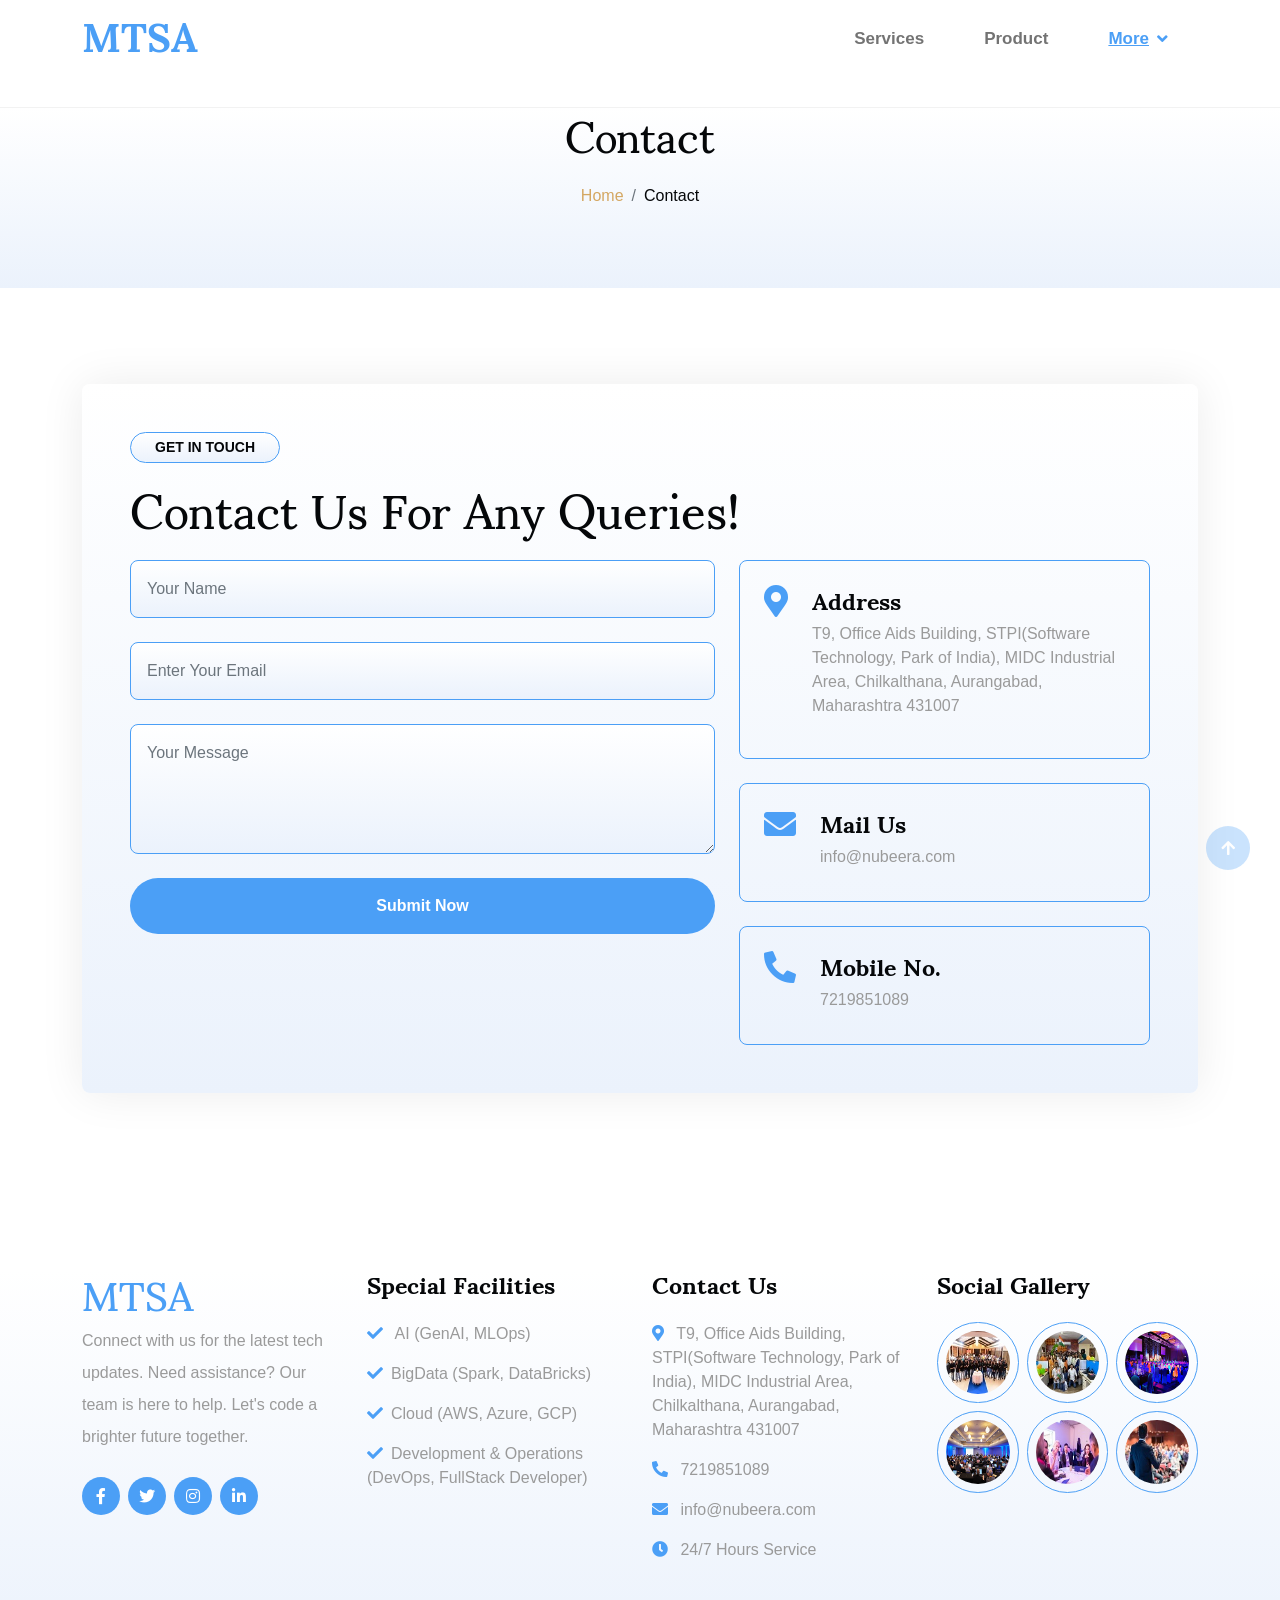
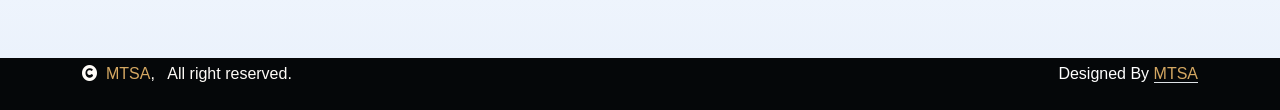
<file: contact.html>
<!DOCTYPE html>
<html lang="en">

<head>
    <meta charset="utf-8">
    <title>MTSA Software Solutions</title>
    <meta content="width=device-width, initial-scale=1.0" name="viewport">
    <meta content="" name="keywords">
    <meta content="" name="description">

    <!-- Google Web Fonts -->
    <link rel="preconnect" href="https://fonts.googleapis.com">
    <link rel="preconnect" href="https://fonts.gstatic.com" crossorigin>
    <link href="https://fonts.googleapis.com/css2?family=Sumana:wght@400;700&display=swap" rel="stylesheet">

    <!-- Icon Font Stylesheet -->
    <link rel="stylesheet" href="https://use.fontawesome.com/releases/v5.15.4/css/all.css" />
    <link href="https://cdn.jsdelivr.net/npm/bootstrap-icons@1.4.1/font/bootstrap-icons.css" rel="stylesheet">

    <!-- Libraries Stylesheet -->
    <link href="lib/animate/animate.min.css" rel="stylesheet">
    <link href="lib/lightbox/css/lightbox.min.css" rel="stylesheet">
    <link href="lib/owlcarousel/owl.carousel.min.css" rel="stylesheet">

    <!-- Customized Bootstrap Stylesheet -->
    <link href="css/bootstrap.min.css" rel="stylesheet">

    <!-- Template Stylesheet -->
    <link href="css/style.css" rel="stylesheet">
    <link href="css/slider.css" rel="stylesheet">

</head>

<body>

    <!-- Spinner Start -->
    <div id="spinner"
        class="show w-100 vh-100 bg-white position-fixed translate-middle top-50 start-50  d-flex align-items-center justify-content-center">
        <div class="spinner-grow text-primary" role="status"></div>
    </div>
    <!-- Spinner End -->


    <!-- Navbar start -->
    <div class="container-fluid nav-bar">
        <div class="container">
            <nav class="navbar navbar-light navbar-expand-lg py-4">
                <a href="index.html" class="navbar-brand">
                    <h1 class="text-primary fw-bold mb-0 words-size">MTSA<span class="text-dark"></span> </h1>
                </a>
                <button class="navbar-toggler py-2 px-3" type="button" data-bs-toggle="collapse"
                    data-bs-target="#navbarCollapse">
                    <span class="fa fa-bars text-primary"></span>
                </button>
                <div class="collapse navbar-collapse justify-content-end" id="navbarCollapse">
                    <div class="navbar-nav">
                        <a href="services.html" class="nav-item nav-link">Services</a>
                        <a href="product.html" class="nav-item nav-link">Product</a>
                        <div class="nav-item dropdown">
                            <a href="#" class="nav-link dropdown-toggle active" data-bs-toggle="dropdown">More</a>
                            <div class="dropdown-menu bg-light">
                                <a href="contact.html" class="dropdown-item">Contact</a>
                                <a href="#" class="dropdown-item">Careers</a>
                                <a href="team.html" class="dropdown-item">Team</a>
                            </div>
                        </div>
                    </div>
                    <!-- <button class="btn-search btn btn-primary btn-md-square me-4 rounded-circle d-none d-lg-inline-flex"
                            data-bs-toggle="modal" data-bs-target="#searchModal"><i class="fas fa-search"></i></button>
                        <a href="" class="btn btn-primary py-2 px-4 d-none d-xl-inline-block rounded-pill">Book Now</a> -->
                </div>
            </nav>
        </div>
    </div>
    <!-- Navbar End -->


    <!-- Modal Search Start -->
    <div class="modal fade" id="searchModal" tabindex="-1" aria-labelledby="exampleModalLabel" aria-hidden="true">
        <div class="modal-dialog modal-fullscreen">
            <div class="modal-content rounded-0">
                <div class="modal-header">
                    <h5 class="modal-title" id="exampleModalLabel">Search by keyword</h5>
                    <button type="button" class="btn-close" data-bs-dismiss="modal" aria-label="Close"></button>
                </div>
                <div class="modal-body d-flex align-items-center">
                    <div class="input-group w-75 mx-auto d-flex">
                        <input type="search" class="form-control bg-transparent p-3" placeholder="keywords"
                            aria-describedby="search-icon-1">
                        <span id="search-icon-1" class="input-group-text p-3"><i class="fa fa-search"></i></span>
                    </div>
                </div>
            </div>
        </div>
    </div>
    <!-- Modal Search End -->


    <!-- Hero Start -->
    <div class="container-fluid bg-light py-6 my-6 mt-0">
        <div class="container text-center animated bounceInDown">
            <h1 class="display-1 mb-4">Contact</h1>
            <ol class="breadcrumb justify-content-center mb-0 animated bounceInDown">
                <li class="breadcrumb-item"><a href="#">Home</a></li>
                <!-- <li class="breadcrumb-item"><a href="#">Pages</a></li> -->
                <li class="breadcrumb-item text-dark" aria-current="page">Contact</li>
            </ol>
        </div>
    </div>
    <!-- Hero End -->


    <!-- Contact Start -->
    <div class="container-fluid contact py-6 wow bounceInUp" data-wow-delay="0.1s">
        <div class="container">
            <div class="p-5 bg-light rounded contact-form">
                <div class="row g-4">
                    <div class="col-12">
                        <small
                            class="d-inline-block fw-bold text-dark text-uppercase bg-light border border-primary rounded-pill px-4 py-1 mb-3">Get
                            in touch</small>
                        <h1 class="display-5 mb-0">Contact Us For Any Queries!</h1>
                    </div>
                    <div class="col-md-6 col-lg-7">
                        <!-- <p class="mb-4">The contact form is currently inactive. Get a functional and working contact form with Ajax & PHP in a few minutes. Just copy and paste the files, add a little code and you're done. <a href="https://htmlcodex.com/contact-form">Download Now</a>.</p> -->
                        <form>
                            <input type="text" class="w-100 form-control p-3 mb-4 border-primary bg-light"
                                placeholder="Your Name">
                            <input type="email" class="w-100 form-control p-3 mb-4 border-primary bg-light"
                                placeholder="Enter Your Email">
                            <textarea class="w-100 form-control mb-4 p-3 border-primary bg-light" rows="4" cols="10"
                                placeholder="Your Message"></textarea>
                            <button
                                class="w-100 btn btn-primary form-control p-3 border-primary bg-primary rounded-pill"
                                type="submit">Submit Now</button>
                        </form>
                    </div>
                    <div class="col-md-6 col-lg-5">
                        <div>
                            <div class="d-inline-flex w-100 border border-primary p-4 rounded mb-4">
                                <i class="fas fa-map-marker-alt fa-2x text-primary me-4"></i>
                                <div class="">
                                    <h4>Address</h4>
                                    <p> T9, Office Aids Building, STPI(Software Technology, Park of India), MIDC
                                        Industrial Area, Chilkalthana, Aurangabad, Maharashtra 431007</p>
                                </div>
                            </div>
                            <div class="d-inline-flex w-100 border border-primary p-4 rounded mb-4">
                                <i class="fas fa-envelope fa-2x text-primary me-4"></i>
                                <div class="">
                                    <h4>Mail Us</h4>
                                    <p class="mb-2">info@nubeera.com</p>
                                    <!-- <p class="mb-0">support@example.com</p> -->
                                </div>
                            </div>
                            <div class="d-inline-flex w-100 border border-primary p-4 rounded">
                                <i class="fa fa-phone-alt fa-2x text-primary me-4"></i>
                                <div class="">
                                    <h4>Mobile No.</h4>
                                    <p class="mb-2"> 7219851089</p>
                                    <!-- <p class="mb-0">(+704) 5555 0127 296</p> -->
                                </div>
                            </div>
                        </div>
                    </div>
                </div>
            </div>
        </div>
    </div>
    <!-- Contact End -->


    <!-- Footer Start -->
    <div class="container-fluid footer py-6 my-6 mb-0 bg-light wow bounceInUp" data-wow-delay="0.1s">
        <div class="container">
            <div class="row">
                <div class="col-lg-3 col-md-6">
                    <div class="footer-item">
                        <h1 class="text-primary">MTSA<span class="text-dark"></span></h1>
                        <p class="lh-lg mb-4">
                            Connect with us for the latest tech updates. Need assistance? Our team is here to help.
                            Let's code a brighter future together.</p>
                        <div class="footer-icon d-flex">
                            <a class="btn btn-primary btn-sm-square me-2 rounded-circle" href=""><i
                                    class="fab fa-facebook-f"></i></a>
                            <a class="btn btn-primary btn-sm-square me-2 rounded-circle" href=""><i
                                    class="fab fa-twitter"></i></a>
                            <a href="#" class="btn btn-primary btn-sm-square me-2 rounded-circle"><i
                                    class="fab fa-instagram"></i></a>
                            <a href="#" class="btn btn-primary btn-sm-square rounded-circle"><i
                                    class="fab fa-linkedin-in"></i></a>
                        </div>
                    </div>
                </div>
                <div class="col-lg-3 col-md-6">
                    <div class="footer-item">
                        <h4 class="mb-4">Special Facilities</h4>
                        <div class="d-flex flex-column align-items-start">
                            <a class="text-body mb-3" href=""><i class="fa fa-check text-primary me-2"></i>
                                AI (GenAI, MLOps)</a>
                            <a class="text-body mb-3" href=""><i class="fa fa-check text-primary me-2"></i>BigData (Spark, DataBricks)</a>
                            <a class="text-body mb-3" href=""><i class="fa fa-check text-primary me-2"></i>Cloud (AWS, Azure, GCP)</a>
                            <a class="text-body mb-3" href=""><i class="fa fa-check text-primary me-2"></i>Development & Operations (DevOps, FullStack Developer)</a>
                        </div>
                    </div>
                </div>
                <div class="col-lg-3 col-md-6">
                    <div class="footer-item">
                        <h4 class="mb-4">Contact Us</h4>
                        <div class="d-flex flex-column align-items-start">
                            <p><i class="fa fa-map-marker-alt text-primary me-2"></i> T9, Office Aids Building,
                                STPI(Software Technology, Park of India), MIDC Industrial Area, Chilkalthana,
                                Aurangabad,
                                Maharashtra 431007</p>
                            <p><i class="fa fa-phone-alt text-primary me-2"></i> 7219851089</p>
                            <p><i class="fas fa-envelope text-primary me-2"></i> info@nubeera.com</p>
                            <p><i class="fa fa-clock text-primary me-2"></i> 24/7 Hours Service</p>
                        </div>
                    </div>
                </div>
                <div class="col-lg-3 col-md-6">
                    <div class="footer-item">
                        <h4 class="mb-4">Social Gallery</h4>
                        <div class="row g-2">
                            <div class="col-4">
                                <img src="img/footer-img-1.jpg"
                                    class="img-fluid rounded-circle border border-primary p-2" alt="">
                            </div>
                            <div class="col-4">
                                <img src="img/footer-img-2.jpg"
                                    class="img-fluid rounded-circle border border-primary p-2" alt="">
                            </div>
                            <div class="col-4">
                                <img src="img/footer-img-3.jpg"
                                    class="img-fluid rounded-circle border border-primary p-2" alt="">
                            </div>
                            <div class="col-4">
                                <img src="img/footer-img-4.jpg"
                                    class="img-fluid rounded-circle border border-primary p-2" alt="">
                            </div>
                            <div class="col-4">
                                <img src="img/footer-img-5.jpg"
                                    class="img-fluid rounded-circle border border-primary p-2" alt="">
                            </div>
                            <div class="col-4">
                                <img src="img/footer-img-6.jpg"
                                    class="img-fluid rounded-circle border border-primary p-2" alt="">
                            </div>
                        </div>
                    </div>
                </div>
            </div>
        </div>
    </div>
    <!-- Footer End -->


    <!-- Copyright Start -->
    <div class="container-fluid copyright bg-dark py-4">
        <div class="container">
            <div class="row">
                <div class="col-md-6 text-center text-md-start mb-3 mb-md-0">
                    <span class="text-light"><a href="#"><i class="fas fa-copyright text-light me-2"></i>MTSA</a>,
                        &nbsp; All right reserved.</span>
                </div>
                <div class="col-md-6 my-auto text-center text-md-end text-white">
                    <!--/*** This template is free as long as you keep the below author’s credit link/attribution link/backlink. ***/-->
                    <!--/*** If you'd like to use the template without the below author’s credit link/attribution link/backlink, ***/-->
                    <!--/*** you can purchase the Credit Removal License from "https://htmlcodex.com/credit-removal". ***/-->
                    Designed By <a class="border-bottom" href="https://nubeera.com/index.html"></a><a
                        class="border-bottom" href="https://themewagon.com">MTSA</a>
                </div>
            </div>
        </div>
    </div>
    <!-- Copyright End -->


    <!-- Back to Top -->
    <a href="#" class="btn btn-md-square btn-primary rounded-circle back-to-top"><i class="fa fa-arrow-up"></i></a>


    <!-- JavaScript Libraries -->
    <script src="https://ajax.googleapis.com/ajax/libs/jquery/1.12.4/jquery.min.js"></script>
    <script src="https://cdn.jsdelivr.net/npm/bootstrap@5.0.0/dist/js/bootstrap.bundle.min.js"></script>
    <script src="lib/wow/wow.min.js"></script>
    <script src="lib/easing/easing.min.js"></script>
    <script src="lib/waypoints/waypoints.min.js"></script>
    <script src="lib/counterup/counterup.min.js"></script>
    <script src="lib/lightbox/js/lightbox.min.js"></script>
    <script src="lib/owlcarousel/owl.carousel.min.js"></script>

    <!-- Template Javascript -->
    <script src="js/main.js"></script>
    <script src="js/slider.js"></script>
</body>

</html>
</file>
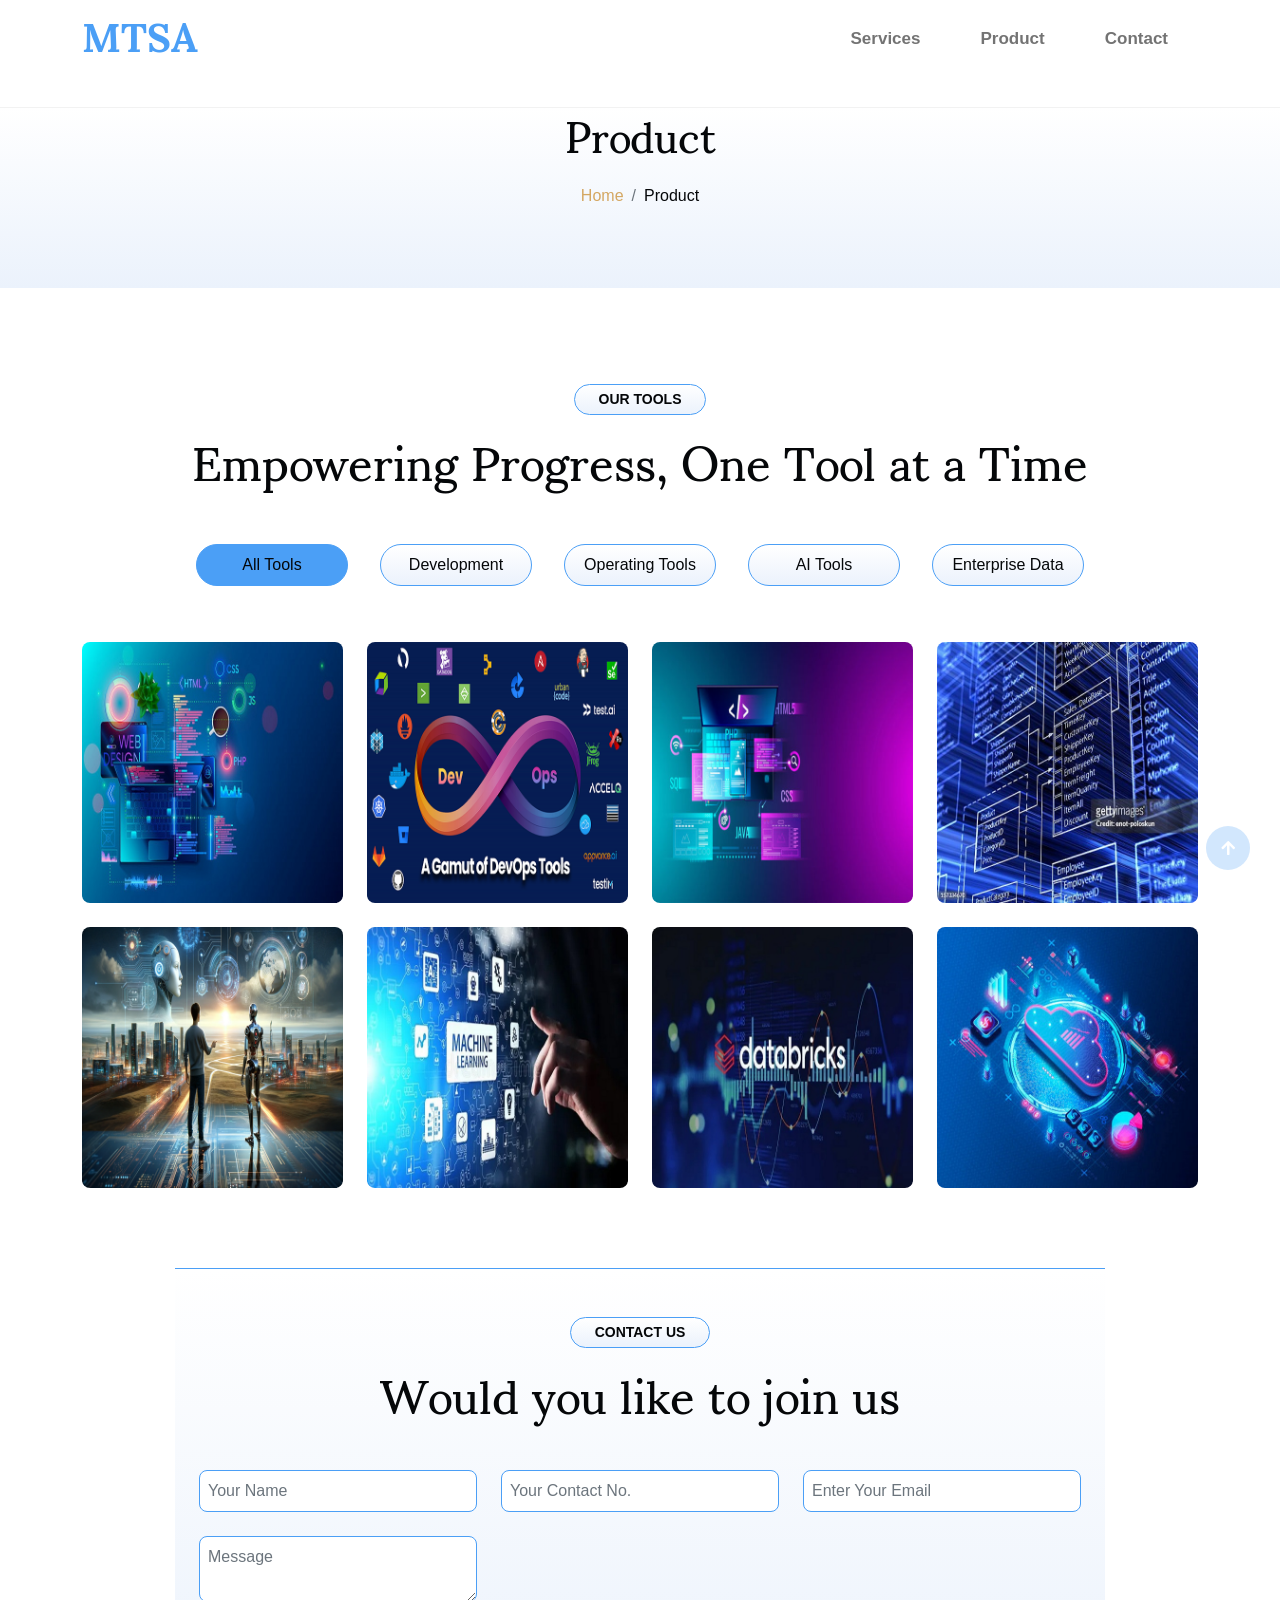
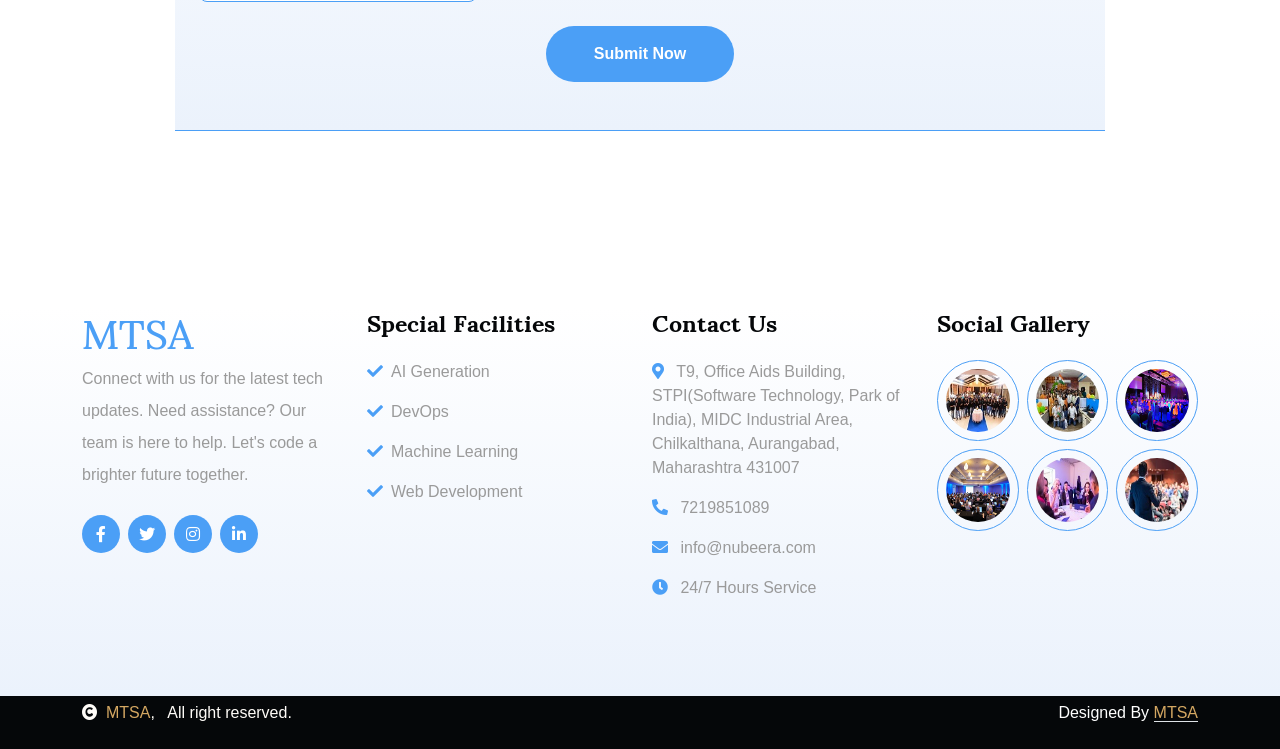
<file: event.html>
<!DOCTYPE html>
<html lang="en">

    <head>
        <meta charset="utf-8">
        <title>MTSA Software Solutions</title>
        <meta content="width=device-width, initial-scale=1.0" name="viewport">
        <meta content="" name="keywords">
        <meta content="" name="description">

         <!-- Google Web Fonts -->
         <link rel="preconnect" href="https://fonts.googleapis.com">
         <link rel="preconnect" href="https://fonts.gstatic.com" crossorigin>
         <link href="https://fonts.googleapis.com/css2?family=Sumana:wght@400;700&display=swap" rel="stylesheet">

        <!-- Icon Font Stylesheet -->
        <link rel="stylesheet" href="https://use.fontawesome.com/releases/v5.15.4/css/all.css"/>
        <link href="https://cdn.jsdelivr.net/npm/bootstrap-icons@1.4.1/font/bootstrap-icons.css" rel="stylesheet">

        <!-- Libraries Stylesheet -->
        <link href="lib/animate/animate.min.css" rel="stylesheet">
        <link href="lib/lightbox/css/lightbox.min.css" rel="stylesheet">
        <link href="lib/owlcarousel/owl.carousel.min.css" rel="stylesheet">

        <!-- Customized Bootstrap Stylesheet -->
        <link href="css/bootstrap.min.css" rel="stylesheet">

        <!-- Template Stylesheet -->
        <link href="css/style.css" rel="stylesheet">
        <link href="css/slider.css" rel="stylesheet">

    </head>

    <body>

        <!-- Spinner Start -->
        <div id="spinner" class="show w-100 vh-100 bg-white position-fixed translate-middle top-50 start-50  d-flex align-items-center justify-content-center">
            <div class="spinner-grow text-primary" role="status"></div>
        </div>
        <!-- Spinner End -->


          <!-- Navbar start -->
          <div class="container-fluid nav-bar">
            <div class="container">
                <nav class="navbar navbar-light navbar-expand-lg py-4">
                    <a href="index.html" class="navbar-brand">
                        <h1 class="text-primary fw-bold mb-0 words-size">MTSA<span class="text-dark"></span> </h1>
                    </a>
                    <button class="navbar-toggler py-2 px-3" type="button" data-bs-toggle="collapse"
                        data-bs-target="#navbarCollapse">
                        <span class="fa fa-bars text-primary"></span>
                    </button>
                    <div class="collapse navbar-collapse justify-content-end" id="navbarCollapse">
                        <div class="navbar-nav">
                            <a href="service.html" class="nav-item nav-link">Services</a>
                            <a href="event.html" class="nav-item nav-link">Product</a>
                            <a href="contact.html" class="nav-item nav-link">Contact</a>
                            <!-- <div class="nav-item dropdown">
                                <a href="#" class="nav-link dropdown-toggle" data-bs-toggle="dropdown">Pages</a>
                                <div class="dropdown-menu bg-light">
                                    <a href="book.html" class="dropdown-item">Booking</a>
                                    <a href="blog.html" class="dropdown-item">Our Blog</a>
                                    <a href="team.html" class="dropdown-item">Our Team</a>
                                    <a href="testimonial.html" class="dropdown-item">Testimonial</a>
                                    <a href="404.html" class="dropdown-item">404 Page</a>
                                </div>
                            </div> -->
                        </div>
                        <!-- <button class="btn-search btn btn-primary btn-md-square me-4 rounded-circle d-none d-lg-inline-flex"
                            data-bs-toggle="modal" data-bs-target="#searchModal"><i class="fas fa-search"></i></button>
                        <a href="" class="btn btn-primary py-2 px-4 d-none d-xl-inline-block rounded-pill">Book Now</a> -->
                    </div>
                </nav>
            </div>
        </div>
        <!-- Navbar End -->


        <!-- Modal Search Start -->
        <div class="modal fade" id="searchModal" tabindex="-1" aria-labelledby="exampleModalLabel" aria-hidden="true">
            <div class="modal-dialog modal-fullscreen">
                <div class="modal-content rounded-0">
                    <div class="modal-header">
                        <h5 class="modal-title" id="exampleModalLabel">Search by keyword</h5>
                        <button type="button" class="btn-close" data-bs-dismiss="modal" aria-label="Close"></button>
                    </div>
                    <div class="modal-body d-flex align-items-center">
                        <div class="input-group w-75 mx-auto d-flex">
                            <input type="search" class="form-control bg-transparent p-3" placeholder="keywords" aria-describedby="search-icon-1">
                            <span id="search-icon-1" class="input-group-text p-3"><i class="fa fa-search"></i></span>
                        </div>
                    </div>
                </div>
            </div>
        </div>
        <!-- Modal Search End -->


        <!-- Hero Start -->
        <div class="container-fluid bg-light py-6 my-6 mt-0">
            <div class="container text-center animated bounceInDown">
                <h1 class="display-1 mb-4">Product</h1>
                <ol class="breadcrumb justify-content-center mb-0 animated bounceInDown">
                    <li class="breadcrumb-item"><a href="#">Home</a></li>
                    <!-- <li class="breadcrumb-item"><a href="#">Pages</a></li> -->
                    <li class="breadcrumb-item text-dark" aria-current="page">Product</li>
                </ol>
            </div>
        </div>
        <!-- Hero End -->


        <!-- Tools Start -->
    <div class="container-fluid event py-6">
        <div class="container">
            <div class="text-center wow bounceInUp" data-wow-delay="0.1s">
                <small
                    class="d-inline-block fw-bold text-dark text-uppercase bg-light border border-primary rounded-pill px-4 py-1 mb-3">
                    OUR TOOLS</small>
                <h1 class="display-5 mb-5">Empowering Progress, One Tool at a Time</h1>
            </div>
            <div class="tab-class text-center">
                <ul class="nav nav-pills d-inline-flex justify-content-center mb-5 wow bounceInUp"
                    data-wow-delay="0.1s">
                    <li class="nav-item p-2">
                        <a class="d-flex mx-2 py-2 border border-primary bg-light rounded-pill active"
                            data-bs-toggle="pill" href="#tab-1">
                            <span class="text-dark" style="width: 150px;">All Tools</span>
                        </a>
                    </li>
                    <li class="nav-item p-2">
                        <a class="d-flex py-2 mx-2 border border-primary bg-light rounded-pill" data-bs-toggle="pill"
                            href="#tab-2">
                            <span class="text-dark" style="width: 150px;">Development</span>
                        </a>
                    </li>
                    <li class="nav-item p-2">
                        <a class="d-flex mx-2 py-2 border border-primary bg-light rounded-pill" data-bs-toggle="pill"
                            href="#tab-3">
                            <span class="text-dark" style="width: 150px;">Operating Tools</span>
                        </a>
                    </li>
                    <li class="nav-item p-2">
                        <a class="d-flex mx-2 py-2 border border-primary bg-light rounded-pill" data-bs-toggle="pill"
                            href="#tab-4">
                            <span class="text-dark" style="width: 150px;">AI Tools</span>
                        </a>
                    </li>
                    <li class="nav-item p-2">
                        <a class="d-flex mx-2 py-2 border border-primary bg-light rounded-pill" data-bs-toggle="pill"
                            href="#tab-5">
                            <span class="text-dark" style="width: 150px;">Enterprise Data</span>
                        </a>
                    </li>
                </ul>
                <div class="tab-content">
                    <div id="tab-1" class="tab-pane fade show p-0 active">
                        <div class="row g-4">
                            <div class="col-lg-12">
                                <div class="row g-4">
                                    <div class="col-md-6 col-lg-3 wow bounceInUp" data-wow-delay="0.1s">
                                        <div class="event-img position-relative">
                                            <img class="img-fluid rounded w-100" src="img/Web_1.jpg" alt="">
                                            <div class="event-overlay d-flex flex-column p-4">
                                                <h4 class="me-auto">Development</h4>
                                                <a href="img/Web_1.jpg" data-lightbox="event-1" class="my-auto"><i
                                                        class="fas fa-search-plus text-dark fa-2x"></i></a>
                                            </div>
                                        </div>
                                    </div>
                                    <div class="col-md-6 col-lg-3 wow bounceInUp" data-wow-delay="0.3s">
                                        <div class="event-img position-relative">
                                            <img class="img-fluid rounded w-100" src="img/operating_tools_1.jpg" alt="">
                                            <div class="event-overlay d-flex flex-column p-4">
                                                <h4 class="me-auto">Operating Tools</h4>
                                                <a href="img/operating_tools_1.jpg" data-lightbox="event-2"
                                                    class="my-auto"><i
                                                        class="fas fa-search-plus text-dark fa-2x"></i></a>
                                            </div>
                                        </div>
                                    </div>
                                    <div class="col-md-6 col-lg-3 wow bounceInUp" data-wow-delay="0.5s">
                                        <div class="event-img position-relative">
                                            <img class="img-fluid rounded w-100" src="img/Web_2.jpg" alt="">
                                            <div class="event-overlay d-flex flex-column p-4">
                                                <h4 class="me-auto">Development</h4>
                                                <a href="img/Web_2.jpg" data-lightbox="event-3" class="my-auto"><i
                                                        class="fas fa-search-plus text-dark fa-2x"></i></a>
                                            </div>
                                        </div>
                                    </div>
                                    <div class="col-md-6 col-lg-3 wow bounceInUp" data-wow-delay="0.7s">
                                        <div class="event-img position-relative">
                                            <img class="img-fluid rounded w-100" src="img/Enterprise Data_1.jpg" alt="">
                                            <div class="event-overlay d-flex flex-column p-4">
                                                <h4 class="me-auto">Enterprise Data</h4>
                                                <a href="img/Enterprise Data_1.jpg" data-lightbox="event-4"
                                                    class="my-auto"><i
                                                        class="fas fa-search-plus text-dark fa-2x"></i></a>
                                            </div>
                                        </div>
                                    </div>
                                    <div class="col-md-6 col-lg-3 wow bounceInUp" data-wow-delay="0.1s">
                                        <div class="event-img position-relative">
                                            <img class="img-fluid rounded w-100" src="img/AI_Tools_1.jpg" alt="">
                                            <div class="event-overlay d-flex flex-column p-4">
                                                <h4 class="me-auto">AI Tools</h4>
                                                <a href="img/AI_Tools_1.jpg" data-lightbox="event-5" class="my-auto"><i
                                                        class="fas fa-search-plus text-dark fa-2x"></i></a>
                                            </div>
                                        </div>
                                    </div>
                                    <div class="col-md-6 col-lg-3 wow bounceInUp" data-wow-delay="0.3s">
                                        <div class="event-img position-relative">
                                            <img class="img-fluid rounded w-100" src="img/AI_Tools_2.jpg" alt="">
                                            <div class="event-overlay d-flex flex-column p-4">
                                                <h4 class="me-auto">AI Tools</h4>
                                                <a href="img/AI_Tools_2.jpg" data-lightbox="event-6" class="my-auto"><i
                                                        class="fas fa-search-plus text-dark fa-2x"></i></a>
                                            </div>
                                        </div>
                                    </div>
                                    <div class="col-md-6 col-lg-3 wow bounceInUp" data-wow-delay="0.5s">
                                        <div class="event-img position-relative">
                                            <img class="img-fluid rounded w-100" src="img/Enterprise Data_2.jpg" alt="">
                                            <div class="event-overlay d-flex flex-column p-4">
                                                <h4 class="me-auto">Enterprise Data</h4>
                                                <a href="img/Enterprise Data_2.jpg" data-lightbox="event-7"
                                                    class="my-auto"><i
                                                        class="fas fa-search-plus text-dark fa-2x"></i></a>
                                            </div>
                                        </div>
                                    </div>
                                    <div class="col-md-6 col-lg-3 wow bounceInUp" data-wow-delay="0.7s">
                                        <div class="event-img position-relative">
                                            <img class="img-fluid rounded w-100" src="img/operating_tools_2.jpg" alt="">
                                            <div class="event-overlay d-flex flex-column p-4">
                                                <h4 class="me-auto">Operating Tools</h4>
                                                <a href="img/operating_tools_2.jpg" data-lightbox="event-17"
                                                    class="my-auto"><i
                                                        class="fas fa-search-plus text-dark fa-2x"></i></a>
                                            </div>
                                        </div>
                                    </div>
                                </div>
                            </div>
                        </div>
                    </div>
                    <div id="tab-2" class="tab-pane fade show p-0">
                        <div class="row g-4">
                            <div class="col-lg-12">
                                <div class="row g-4">
                                    <div class="col-md-6 col-lg-3">
                                        <div class="event-img position-relative">
                                            <img class="img-fluid rounded w-100" src="img/Web_1.jpg" alt="">
                                            <div class="event-overlay d-flex flex-column p-4">
                                                <h4 class="me-auto">Development</h4>
                                                <a href="img/Web_1.jpg" data-lightbox="event-8" class="my-auto"><i
                                                        class="fas fa-search-plus text-dark fa-2x"></i></a>
                                            </div>
                                        </div>
                                    </div>
                                    <div class="col-md-6 col-lg-3">
                                        <div class="event-img position-relative">
                                            <img class="img-fluid rounded w-100" src="img/Web_2.jpg" alt="">
                                            <div class="event-overlay d-flex flex-column p-4">
                                                <h4 class="me-auto">Development</h4>
                                                <a href="img/Web_2.jpg" data-lightbox="event-9" class="my-auto"><i
                                                        class="fas fa-search-plus text-dark fa-2x"></i></a>
                                            </div>
                                        </div>
                                    </div>
                                </div>
                            </div>
                        </div>
                    </div>
                    <div id="tab-3" class="tab-pane fade show p-0">
                        <div class="row g-4">
                            <div class="col-lg-12">
                                <div class="row g-4">
                                    <div class="col-md-6 col-lg-3">
                                        <div class="event-img position-relative">
                                            <img class="img-fluid rounded w-100" src="img/operating_tools_1.jpg" alt="">
                                            <div class="event-overlay d-flex flex-column p-4">
                                                <h4 class="me-auto">Operating Tools</h4>
                                                <a href="img/operating_tools_1.jpg" data-lightbox="event-10"
                                                    class="my-auto"><i
                                                        class="fas fa-search-plus text-dark fa-2x"></i></a>
                                            </div>
                                        </div>
                                    </div>
                                    <div class="col-md-6 col-lg-3">
                                        <div class="event-img position-relative">
                                            <img class="img-fluid rounded w-100" src="img/operating_tools_2.jpg" alt="">
                                            <div class="event-overlay d-flex flex-column p-4">
                                                <h4 class="me-auto">Operating Tools</h4>
                                                <a href="img/operating_tools_2.jpg" data-lightbox="event-11"
                                                    class="my-auto"><i
                                                        class="fas fa-search-plus text-dark fa-2x"></i></a>
                                            </div>
                                        </div>
                                    </div>
                                </div>
                            </div>
                        </div>
                    </div>
                    <div id="tab-4" class="tab-pane fade show p-0">
                        <div class="row g-4">
                            <div class="col-lg-12">
                                <div class="row g-4">
                                    <div class="col-md-6 col-lg-3">
                                        <div class="event-img position-relative">
                                            <img class="img-fluid rounded w-100" src="img/AI_Tools_1.jpg" alt="">
                                            <div class="event-overlay d-flex flex-column p-4">
                                                <h4 class="me-auto">AI Tools</h4>
                                                <a href="img/AI_Tools_1.jpg" data-lightbox="event-12" class="my-auto"><i
                                                        class="fas fa-search-plus text-dark fa-2x"></i></a>
                                            </div>
                                        </div>
                                    </div>
                                    <div class="col-md-6 col-lg-3">
                                        <div class="event-img position-relative">
                                            <img class="img-fluid rounded w-100" src="img/AI_Tools_2.jpg" alt="">
                                            <div class="event-overlay d-flex flex-column p-4">
                                                <h4 class="me-auto">AI Tools</h4>
                                                <a href="img/AI_Tools_2.jpg" data-lightbox="event-13" class="my-auto"><i
                                                        class="fas fa-search-plus text-dark fa-2x"></i></a>
                                            </div>
                                        </div>
                                    </div>
                                </div>
                            </div>
                        </div>
                    </div>
                    <div id="tab-5" class="tab-pane fade show p-0">
                        <div class="row g-4">
                            <div class="col-lg-12">
                                <div class="row g-4">
                                    <div class="col-md-6 col-lg-3">
                                        <div class="event-img position-relative">
                                            <img class="img-fluid rounded w-100" src="img/Enterprise Data_1.jpg" alt="">
                                            <div class="event-overlay d-flex flex-column p-4">
                                                <h4 class="me-auto">Enterprise Data</h4>
                                                <a href="img/Enterprise Data_1.jpg" data-lightbox="event-14"
                                                    class="my-auto"><i
                                                        class="fas fa-search-plus text-dark fa-2x"></i></a>
                                            </div>
                                        </div>
                                    </div>
                                    <div class="col-md-6 col-lg-3">
                                        <div class="event-img position-relative">
                                            <img class="img-fluid rounded w-100" src="img/Enterprise Data_2.jpg" alt="">
                                            <div class="event-overlay d-flex flex-column p-4">
                                                <h4 class="me-auto">Enterprise Data</h4>
                                                <a href="img/Enterprise Data_2.jpg" data-lightbox="event-15"
                                                    class="my-auto"><i
                                                        class="fas fa-search-plus text-dark fa-2x"></i></a>
                                            </div>
                                        </div>
                                    </div>
                                </div>
                            </div>
                        </div>
                    </div>
                </div>
            </div>
        </div>
    </div>
    <!-- Tools End -->


        <!-- Book Us Start -->
    <div class="container-fluid contact py-6 wow bounceInUp" data-wow-delay="0.1s">
        <div class="container">
            <div class="row g-0">
                <div class="col-1">
                    <!-- <img src="img/background-site.jpg" class="img-fluid h-100 w-100 rounded-start"
                        style="object-fit: cover; opacity: 0.7;" alt=""> -->
                </div>
                <div class="col-10">
                    <div class="border-bottom border-top border-primary bg-light py-5 px-4">
                        <div class="text-center">
                            <small
                                class="d-inline-block fw-bold text-dark text-uppercase bg-light border border-primary rounded-pill px-4 py-1 mb-3">Contact
                                Us</small>
                            <h1 class="display-5 mb-5">Would you like to join us</h1>
                        </div>
                        <div class="row g-4 form">
                            <!-- <div class="col-lg-4 col-md-6">
                                <select class="form-select border-primary p-2" aria-label="Default select example">
                                    <option selected>Select Country</option>
                                    <option value="1">USA</option>
                                    <option value="2">UK</option>
                                    <option value="3">India</option>
                                </select>
                            </div>
                            <div class="col-lg-4 col-md-6">
                                <select class="form-select border-primary p-2" aria-label="Default select example">
                                    <option selected>Select City</option>
                                    <option value="1">Depend On Country</option>
                                    <option value="2">UK</option>
                                    <option value="3">India</option>
                                </select>
                            </div>
                            <div class="col-lg-4 col-md-6">
                                <select class="form-select border-primary p-2" aria-label="Default select example">
                                    <option selected>Select Palace</option>
                                    <option value="1">Depend On Country</option>
                                    <option value="2">UK</option>
                                    <option value="3">India</option>
                                </select>
                            </div>
                            <div class="col-lg-4 col-md-6">
                                <select class="form-select border-primary p-2" aria-label="Default select example">
                                    <option selected>Small Event</option>
                                    <option value="1">Event Type</option>
                                    <option value="2">Big Event</option>
                                    <option value="3">Small Event</option>
                                </select>
                            </div>
                            <div class="col-lg-4 col-md-6">
                                <select class="form-select border-primary p-2" aria-label="Default select example">
                                    <option selected>No. Of Palace</option>
                                    <option value="1">100-200</option>
                                    <option value="2">300-400</option>
                                    <option value="3">500-600</option>
                                    <option value="4">700-800</option>
                                    <option value="5">900-1000</option>
                                    <option value="6">1000+</option>
                                </select>
                            </div>
                            <div class="col-lg-4 col-md-6">
                                <select class="form-select border-primary p-2" aria-label="Default select example">
                                    <option selected>Vegetarian</option>
                                    <option value="1">Vegetarian</option>
                                    <option value="2">Non Vegetarian</option>
                                </select>
                            </div> -->

                            <div class="col-lg-4 col-md-6">
                                <input type="name" class="form-control border-primary p-2" placeholder="Your Name">
                            </div>

                            <div class="col-lg-4 col-md-6">
                                <input type="mobile" class="form-control border-primary p-2"
                                    placeholder="Your Contact No.">
                            </div>

                            <div class="col-lg-4 col-md-6">
                                <input type="email" class="form-control border-primary p-2"
                                    placeholder="Enter Your Email">
                            </div>

                            <div class="col-lg-4 col-md-6">
                                <textarea name="message" class="form-control border-primary p-2"
                                    placeholder="Message"></textarea>
                            </div>

                            <!-- <div class="col-lg-4 col-md-6">
                                <input type="date" class="form-control border-primary p-2" placeholder="Select Date">
                            </div> -->

                            <div class="col-12 text-center">
                                <button type="submit" class="btn btn-primary px-5 py-3 rounded-pill">Submit Now</button>
                            </div>
                        </div>
                    </div>
                </div>
                <!-- <div class="col-1">
                    <img src="img/background-site.jpg" class="img-fluid h-100 w-100 rounded-end"
                        style="object-fit: cover; opacity: 0.7;" alt="">
                </div> -->
            </div>
        </div>
    </div>
    <!-- Book Us End -->


    <!-- Footer Start -->
    <div class="container-fluid footer py-6 my-6 mb-0 bg-light wow bounceInUp" data-wow-delay="0.1s">
        <div class="container">
            <div class="row">
                <div class="col-lg-3 col-md-6">
                    <div class="footer-item">
                        <h1 class="text-primary">MTSA<span class="text-dark"></span></h1>
                        <p class="lh-lg mb-4">
                            Connect with us for the latest tech updates. Need assistance? Our team is here to help.
                            Let's code a brighter future together.</p>
                        <div class="footer-icon d-flex">
                            <a class="btn btn-primary btn-sm-square me-2 rounded-circle" href=""><i
                                    class="fab fa-facebook-f"></i></a>
                            <a class="btn btn-primary btn-sm-square me-2 rounded-circle" href=""><i
                                    class="fab fa-twitter"></i></a>
                            <a href="#" class="btn btn-primary btn-sm-square me-2 rounded-circle"><i
                                    class="fab fa-instagram"></i></a>
                            <a href="#" class="btn btn-primary btn-sm-square rounded-circle"><i
                                    class="fab fa-linkedin-in"></i></a>
                        </div>
                    </div>
                </div>
                <div class="col-lg-3 col-md-6">
                    <div class="footer-item">
                        <h4 class="mb-4">Special Facilities</h4>
                        <div class="d-flex flex-column align-items-start">
                            <a class="text-body mb-3" href=""><i class="fa fa-check text-primary me-2"></i>AI
                                Generation</a>
                            <a class="text-body mb-3" href=""><i class="fa fa-check text-primary me-2"></i>DevOps</a>
                            <a class="text-body mb-3" href=""><i class="fa fa-check text-primary me-2"></i>Machine
                                Learning</a>
                            <a class="text-body mb-3" href=""><i class="fa fa-check text-primary me-2"></i>Web
                                Development</a>
                        </div>
                    </div>
                </div>
                <div class="col-lg-3 col-md-6">
                    <div class="footer-item">
                        <h4 class="mb-4">Contact Us</h4>
                        <div class="d-flex flex-column align-items-start">
                            <p><i class="fa fa-map-marker-alt text-primary me-2"></i> T9, Office Aids Building,
                                STPI(Software Technology, Park of India), MIDC Industrial Area, Chilkalthana,
                                Aurangabad,
                                Maharashtra 431007</p>
                            <p><i class="fa fa-phone-alt text-primary me-2"></i> 7219851089</p>
                            <p><i class="fas fa-envelope text-primary me-2"></i> info@nubeera.com</p>
                            <p><i class="fa fa-clock text-primary me-2"></i> 24/7 Hours Service</p>
                        </div>
                    </div>
                </div>
                <div class="col-lg-3 col-md-6">
                    <div class="footer-item">
                        <h4 class="mb-4">Social Gallery</h4>
                        <div class="row g-2">
                            <div class="col-4">
                                <img src="img/footer-img-1.jpg"
                                    class="img-fluid rounded-circle border border-primary p-2" alt="">
                            </div>
                            <div class="col-4">
                                <img src="img/footer-img-2.jpg"
                                    class="img-fluid rounded-circle border border-primary p-2" alt="">
                            </div>
                            <div class="col-4">
                                <img src="img/footer-img-3.jpg"
                                    class="img-fluid rounded-circle border border-primary p-2" alt="">
                            </div>
                            <div class="col-4">
                                <img src="img/footer-img-4.jpg"
                                    class="img-fluid rounded-circle border border-primary p-2" alt="">
                            </div>
                            <div class="col-4">
                                <img src="img/footer-img-5.jpg"
                                    class="img-fluid rounded-circle border border-primary p-2" alt="">
                            </div>
                            <div class="col-4">
                                <img src="img/footer-img-6.jpg"
                                    class="img-fluid rounded-circle border border-primary p-2" alt="">
                            </div>
                        </div>
                    </div>
                </div>
            </div>
        </div>
    </div>
    <!-- Footer End -->


    <!-- Copyright Start -->
    <div class="container-fluid copyright bg-dark py-4">
        <div class="container">
            <div class="row">
                <div class="col-md-6 text-center text-md-start mb-3 mb-md-0">
                    <span class="text-light"><a href="#"><i class="fas fa-copyright text-light me-2"></i>MTSA</a>,
                        &nbsp; All right reserved.</span>
                </div>
                <div class="col-md-6 my-auto text-center text-md-end text-white">
                    <!--/*** This template is free as long as you keep the below author’s credit link/attribution link/backlink. ***/-->
                    <!--/*** If you'd like to use the template without the below author’s credit link/attribution link/backlink, ***/-->
                    <!--/*** you can purchase the Credit Removal License from "https://htmlcodex.com/credit-removal". ***/-->
                    Designed By <a class="border-bottom" href="https://nubeera.com/index.html"></a><a
                        class="border-bottom" href="https://themewagon.com">MTSA</a>
                </div>
            </div>
        </div>
    </div>
    <!-- Copyright End -->


        <!-- Back to Top -->
        <a href="#" class="btn btn-md-square btn-primary rounded-circle back-to-top"><i class="fa fa-arrow-up"></i></a>   

        
    <!-- JavaScript Libraries -->
    <script src="https://ajax.googleapis.com/ajax/libs/jquery/1.12.4/jquery.min.js"></script>
    <script src="https://cdn.jsdelivr.net/npm/bootstrap@5.0.0/dist/js/bootstrap.bundle.min.js"></script>
    <script src="lib/wow/wow.min.js"></script>
    <script src="lib/easing/easing.min.js"></script>
    <script src="lib/waypoints/waypoints.min.js"></script>
    <script src="lib/counterup/counterup.min.js"></script>
    <script src="lib/lightbox/js/lightbox.min.js"></script>
    <script src="lib/owlcarousel/owl.carousel.min.js"></script>

    <!-- Template Javascript -->
    <script src="js/main.js"></script>
    <script src="js/slider.js"></script>

    </body>

</html>
</file>
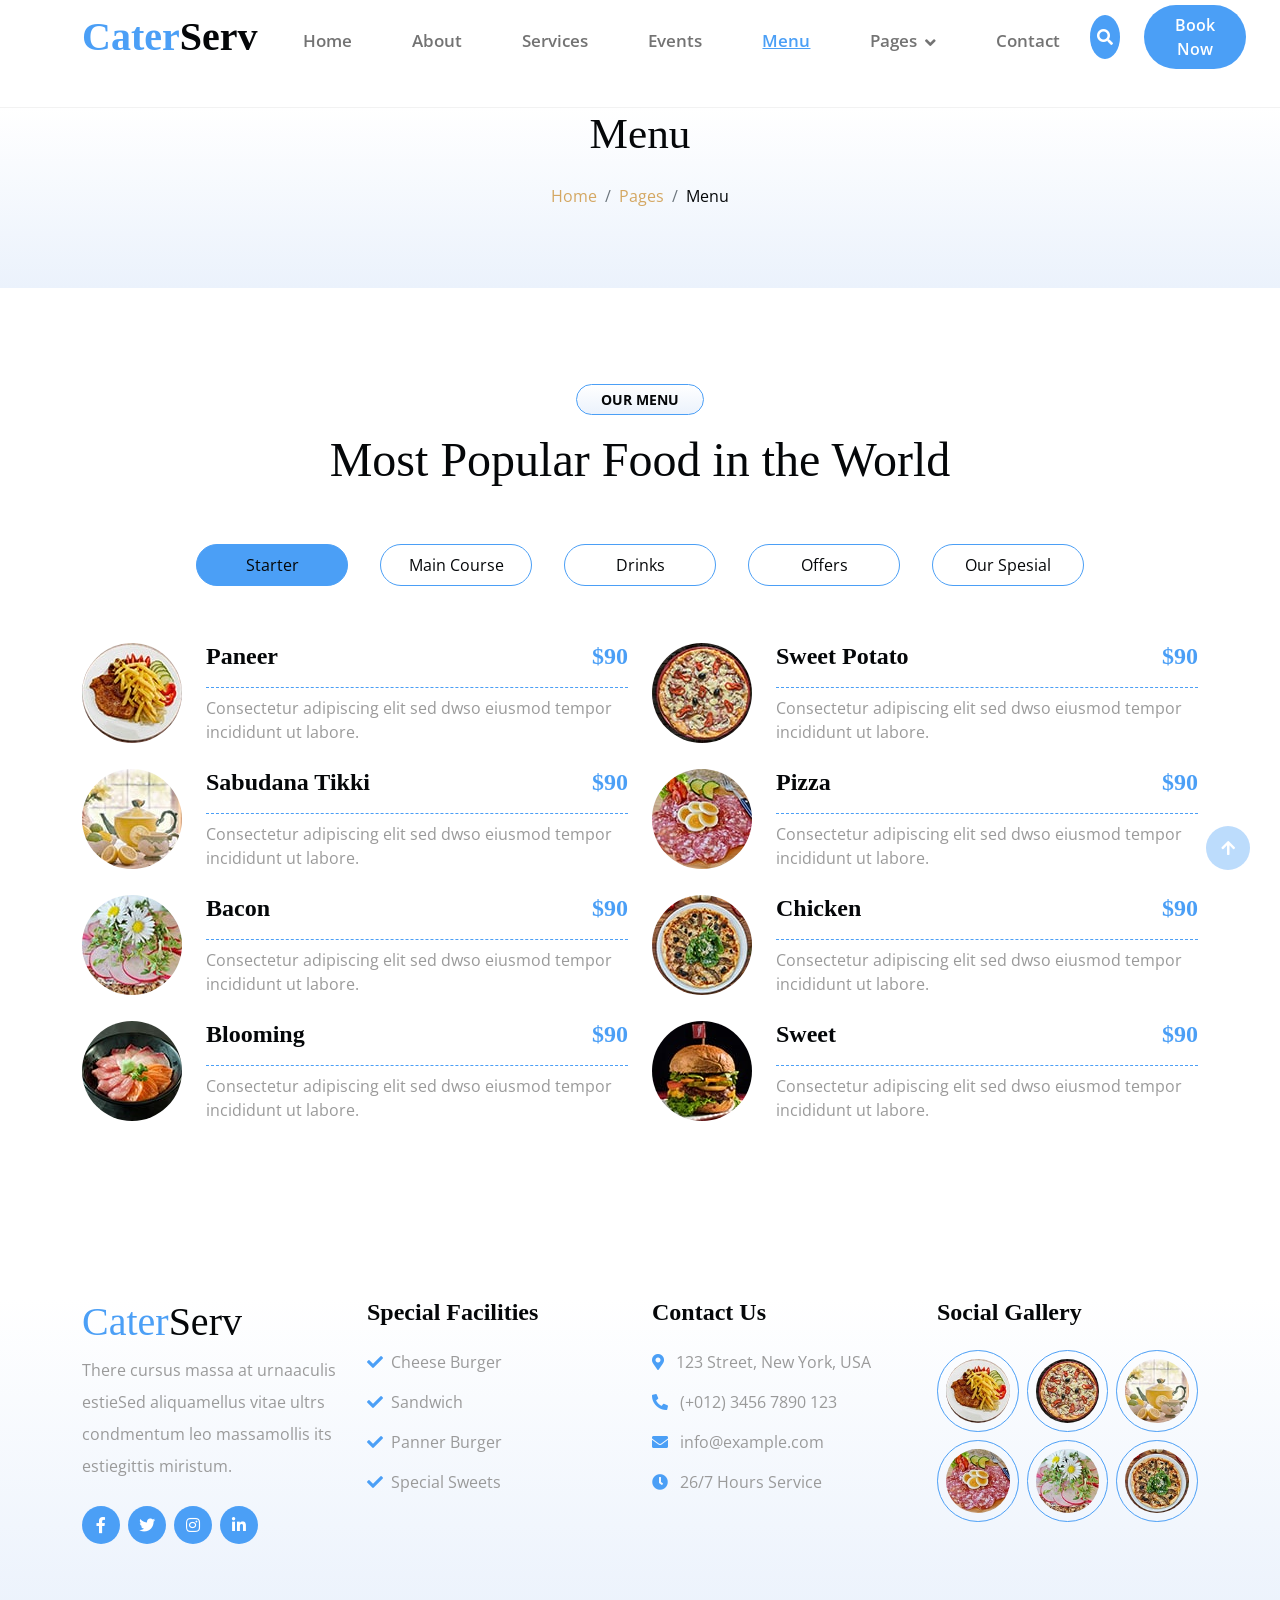
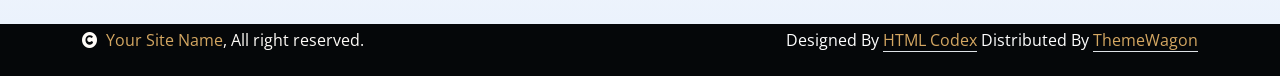
<file: menu.html>
<!DOCTYPE html>
<html lang="en">

    <head>
        <meta charset="utf-8">
        <title>CaterServ - Catering Services Website Template</title>
        <meta content="width=device-width, initial-scale=1.0" name="viewport">
        <meta content="" name="keywords">
        <meta content="" name="description">

        <!-- Google Web Fonts -->
        <link rel="preconnect" href="https://fonts.googleapis.com">
        <link rel="preconnect" href="https://fonts.gstatic.com" crossorigin>
        <link href="https://fonts.googleapis.com/css2?family=Open+Sans:wght@400;600&family=Playball&display=swap" rel="stylesheet">

        <!-- Icon Font Stylesheet -->
        <link rel="stylesheet" href="https://use.fontawesome.com/releases/v5.15.4/css/all.css"/>
        <link href="https://cdn.jsdelivr.net/npm/bootstrap-icons@1.4.1/font/bootstrap-icons.css" rel="stylesheet">

        <!-- Libraries Stylesheet -->
        <link href="lib/animate/animate.min.css" rel="stylesheet">
        <link href="lib/lightbox/css/lightbox.min.css" rel="stylesheet">
        <link href="lib/owlcarousel/owl.carousel.min.css" rel="stylesheet">

        <!-- Customized Bootstrap Stylesheet -->
        <link href="css/bootstrap.min.css" rel="stylesheet">

        <!-- Template Stylesheet -->
        <link href="css/style.css" rel="stylesheet">
    </head>

    <body>

        <!-- Spinner Start -->
        <div id="spinner" class="show w-100 vh-100 bg-white position-fixed translate-middle top-50 start-50  d-flex align-items-center justify-content-center">
            <div class="spinner-grow text-primary" role="status"></div>
        </div>
        <!-- Spinner End -->


        <!-- Navbar start -->
        <div class="container-fluid nav-bar">
            <div class="container">
                <nav class="navbar navbar-light navbar-expand-lg py-4">
                    <a href="index.html" class="navbar-brand">
                        <h1 class="text-primary fw-bold mb-0">Cater<span class="text-dark">Serv</span> </h1>
                    </a>
                    <button class="navbar-toggler py-2 px-3" type="button" data-bs-toggle="collapse" data-bs-target="#navbarCollapse">
                        <span class="fa fa-bars text-primary"></span>
                    </button>
                    <div class="collapse navbar-collapse" id="navbarCollapse">
                        <div class="navbar-nav mx-auto">
                            <a href="index.html" class="nav-item nav-link">Home</a>
                            <a href="about.html" class="nav-item nav-link">About</a>
                            <a href="service.html" class="nav-item nav-link">Services</a>
                            <a href="event.html" class="nav-item nav-link">Events</a>
                            <a href="menu.html" class="nav-item nav-link active">Menu</a>
                            <div class="nav-item dropdown">
                                <a href="#" class="nav-link dropdown-toggle" data-bs-toggle="dropdown">Pages</a>
                                <div class="dropdown-menu bg-light">
                                    <a href="book.html" class="dropdown-item">Booking</a>
                                    <a href="blog.html" class="dropdown-item">Our Blog</a>
                                    <a href="team.html" class="dropdown-item">Our Team</a>
                                    <a href="testimonial.html" class="dropdown-item">Testimonial</a>
                                    <a href="404.html" class="dropdown-item">404 Page</a>
                                </div>
                            </div>
                            <a href="contact.html" class="nav-item nav-link">Contact</a>
                        </div>
                        <button class="btn-search btn btn-primary btn-md-square me-4 rounded-circle d-none d-lg-inline-flex" data-bs-toggle="modal" data-bs-target="#searchModal"><i class="fas fa-search"></i></button>
                        <a href="" class="btn btn-primary py-2 px-4 d-none d-xl-inline-block rounded-pill">Book Now</a>
                    </div>
                </nav>
            </div>
        </div>
        <!-- Navbar End -->


        <!-- Modal Search Start -->
        <div class="modal fade" id="searchModal" tabindex="-1" aria-labelledby="exampleModalLabel" aria-hidden="true">
            <div class="modal-dialog modal-fullscreen">
                <div class="modal-content rounded-0">
                    <div class="modal-header">
                        <h5 class="modal-title" id="exampleModalLabel">Search by keyword</h5>
                        <button type="button" class="btn-close" data-bs-dismiss="modal" aria-label="Close"></button>
                    </div>
                    <div class="modal-body d-flex align-items-center">
                        <div class="input-group w-75 mx-auto d-flex">
                            <input type="search" class="form-control bg-transparent p-3" placeholder="keywords" aria-describedby="search-icon-1">
                            <span id="search-icon-1" class="input-group-text p-3"><i class="fa fa-search"></i></span>
                        </div>
                    </div>
                </div>
            </div>
        </div>
        <!-- Modal Search End -->


        <!-- Hero Start -->
        <div class="container-fluid bg-light py-6 my-6 mt-0">
            <div class="container text-center animated bounceInDown">
                <h1 class="display-1 mb-4">Menu</h1>
                <ol class="breadcrumb justify-content-center mb-0 animated bounceInDown">
                    <li class="breadcrumb-item"><a href="#">Home</a></li>
                    <li class="breadcrumb-item"><a href="#">Pages</a></li>
                    <li class="breadcrumb-item text-dark" aria-current="page">Menu</li>
                </ol>
            </div>
        </div>
        <!-- Hero End -->


        <!-- Menu Start -->
        <div class="container-fluid menu py-6">
            <div class="container">
                <div class="text-center wow bounceInUp" data-wow-delay="0.1s">
                    <small class="d-inline-block fw-bold text-dark text-uppercase bg-light border border-primary rounded-pill px-4 py-1 mb-3">Our Menu</small>
                    <h1 class="display-5 mb-5">Most Popular Food in the World</h1>
                </div>
                <div class="tab-class text-center">
                    <ul class="nav nav-pills d-inline-flex justify-content-center mb-5 wow bounceInUp" data-wow-delay="0.1s">
                        <li class="nav-item p-2">
                            <a class="d-flex py-2 mx-2 border border-primary bg-white rounded-pill active" data-bs-toggle="pill" href="#tab-6">
                                <span class="text-dark" style="width: 150px;">Starter</span>
                            </a>
                        </li>
                        <li class="nav-item p-2">
                            <a class="d-flex py-2 mx-2 border border-primary bg-white rounded-pill" data-bs-toggle="pill" href="#tab-7">
                                <span class="text-dark" style="width: 150px;">Main Course</span>
                            </a>
                        </li>
                        <li class="nav-item p-2">
                            <a class="d-flex py-2 mx-2 border border-primary bg-white rounded-pill" data-bs-toggle="pill" href="#tab-8">
                                <span class="text-dark" style="width: 150px;">Drinks</span>
                            </a>
                        </li>
                        <li class="nav-item p-2">
                            <a class="d-flex py-2 mx-2 border border-primary bg-white rounded-pill" data-bs-toggle="pill" href="#tab-9">
                                <span class="text-dark" style="width: 150px;">Offers</span>
                            </a>
                        </li>
                        <li class="nav-item p-2">
                            <a class="d-flex py-2 mx-2 border border-primary bg-white rounded-pill" data-bs-toggle="pill" href="#tab-10">
                                <span class="text-dark" style="width: 150px;">Our Spesial</span>
                            </a>
                        </li>
                    </ul>
                    <div class="tab-content">
                        <div id="tab-6" class="tab-pane fade show p-0 active">
                            <div class="row g-4">
                                <div class="col-lg-6 wow bounceInUp" data-wow-delay="0.1s">
                                    <div class="menu-item d-flex align-items-center">
                                        <img class="flex-shrink-0 img-fluid rounded-circle" src="img/menu-01.jpg" alt="">
                                        <div class="w-100 d-flex flex-column text-start ps-4">
                                            <div class="d-flex justify-content-between border-bottom border-primary pb-2 mb-2">
                                                <h4>Paneer</h4>
                                                <h4 class="text-primary">$90</h4>
                                            </div>
                                            <p class="mb-0">Consectetur adipiscing elit sed dwso eiusmod tempor incididunt ut labore.</p>
                                        </div>
                                    </div>
                                </div>
                                <div class="col-lg-6 wow bounceInUp" data-wow-delay="0.2s">
                                    <div class="menu-item d-flex align-items-center">
                                        <img class="flex-shrink-0 img-fluid rounded-circle" src="img/menu-02.jpg" alt="">
                                        <div class="w-100 d-flex flex-column text-start ps-4">
                                            <div class="d-flex justify-content-between border-bottom border-primary pb-2 mb-2">
                                                <h4>Sweet Potato</h4>
                                                <h4 class="text-primary">$90</h4>
                                            </div>
                                            <p class="mb-0">Consectetur adipiscing elit sed dwso eiusmod tempor incididunt ut labore.</p>
                                        </div>
                                    </div>
                                </div>
                                <div class="col-lg-6 wow bounceInUp" data-wow-delay="0.3s">
                                    <div class="menu-item d-flex align-items-center">
                                        <img class="flex-shrink-0 img-fluid rounded-circle" src="img/menu-03.jpg" alt="">
                                        <div class="w-100 d-flex flex-column text-start ps-4">
                                            <div class="d-flex justify-content-between border-bottom border-primary pb-2 mb-2">
                                                <h4>Sabudana Tikki</h4>
                                                <h4 class="text-primary">$90</h4>
                                            </div>
                                            <p class="mb-0">Consectetur adipiscing elit sed dwso eiusmod tempor incididunt ut labore.</p>
                                        </div>
                                    </div>
                                </div>
                                <div class="col-lg-6 wow bounceInUp" data-wow-delay="0.4s">
                                    <div class="menu-item d-flex align-items-center">
                                        <img class="flex-shrink-0 img-fluid rounded-circle" src="img/menu-04.jpg" alt="">
                                        <div class="w-100 d-flex flex-column text-start ps-4">
                                            <div class="d-flex justify-content-between border-bottom border-primary pb-2 mb-2">
                                                <h4>Pizza</h4>
                                                <h4 class="text-primary">$90</h4>
                                            </div>
                                            <p class="mb-0">Consectetur adipiscing elit sed dwso eiusmod tempor incididunt ut labore.</p>
                                        </div>
                                    </div>
                                </div>
                                <div class="col-lg-6 wow bounceInUp" data-wow-delay="0.5s">
                                    <div class="menu-item d-flex align-items-center">
                                        <img class="flex-shrink-0 img-fluid rounded-circle" src="img/menu-05.jpg" alt="">
                                        <div class="w-100 d-flex flex-column text-start ps-4">
                                            <div class="d-flex justify-content-between border-bottom border-primary pb-2 mb-2">
                                                <h4>Bacon</h4>
                                                <h4 class="text-primary">$90</h4>
                                            </div>
                                            <p class="mb-0">Consectetur adipiscing elit sed dwso eiusmod tempor incididunt ut labore.</p>
                                        </div>
                                    </div>
                                </div>
                                <div class="col-lg-6 wow bounceInUp" data-wow-delay="0.6s">
                                    <div class="menu-item d-flex align-items-center">
                                        <img class="flex-shrink-0 img-fluid rounded-circle" src="img/menu-06.jpg" alt="">
                                        <div class="w-100 d-flex flex-column text-start ps-4">
                                            <div class="d-flex justify-content-between border-bottom border-primary pb-2 mb-2">
                                                <h4>Chicken</h4>
                                                <h4 class="text-primary">$90</h4>
                                            </div>
                                            <p class="mb-0">Consectetur adipiscing elit sed dwso eiusmod tempor incididunt ut labore.</p>
                                        </div>
                                    </div>
                                </div>
                                <div class="col-lg-6 wow bounceInUp" data-wow-delay="0.7s">
                                    <div class="menu-item d-flex align-items-center">
                                        <img class="flex-shrink-0 img-fluid rounded-circle" src="img/menu-07.jpg" alt="">
                                        <div class="w-100 d-flex flex-column text-start ps-4">
                                            <div class="d-flex justify-content-between border-bottom border-primary pb-2 mb-2">
                                                <h4>Blooming</h4>
                                                <h4 class="text-primary">$90</h4>
                                            </div>
                                            <p class="mb-0">Consectetur adipiscing elit sed dwso eiusmod tempor incididunt ut labore.</p>
                                        </div>
                                    </div>
                                </div>
                                <div class="col-lg-6 wow bounceInUp" data-wow-delay="0.8s">
                                    <div class="menu-item d-flex align-items-center">
                                        <img class="flex-shrink-0 img-fluid rounded-circle" src="img/menu-08.jpg" alt="">
                                        <div class="w-100 d-flex flex-column text-start ps-4">
                                            <div class="d-flex justify-content-between border-bottom border-primary pb-2 mb-2">
                                                <h4>Sweet</h4>
                                                <h4 class="text-primary">$90</h4>
                                            </div>
                                            <p class="mb-0">Consectetur adipiscing elit sed dwso eiusmod tempor incididunt ut labore.</p>
                                        </div>
                                    </div>
                                </div>
                            </div>
                        </div>
                        <div id="tab-7" class="tab-pane fade show p-0">
                            <div class="row g-4">
                                <div class="col-lg-6">
                                    <div class="menu-item d-flex align-items-center">
                                        <img class="flex-shrink-0 img-fluid rounded-circle" src="img/menu-01.jpg" alt="">
                                        <div class="w-100 d-flex flex-column text-start ps-4">
                                            <div class="d-flex justify-content-between border-bottom border-primary pb-2 mb-2">
                                                <h4>Argentinian</h4>
                                                <h4 class="text-primary">$90</h4>
                                            </div>
                                            <p class="mb-0">Consectetur adipiscing elit sed dwso eiusmod tempor incididunt ut labore.</p>
                                        </div>
                                    </div>
                                </div>
                                <div class="col-lg-6">
                                    <div class="menu-item d-flex align-items-center">
                                        <img class="flex-shrink-0 img-fluid rounded-circle" src="img/menu-03.jpg" alt="">
                                        <div class="w-100 d-flex flex-column text-start ps-4">
                                            <div class="d-flex justify-content-between border-bottom border-primary pb-2 mb-2">
                                                <h4>Crispy</h4>
                                                <h4 class="text-primary">$90</h4>
                                            </div>
                                            <p class="mb-0">Consectetur adipiscing elit sed dwso eiusmod tempor incididunt ut labore.</p>
                                        </div>
                                    </div>
                                </div>
                                <div class="col-lg-6">
                                    <div class="menu-item d-flex align-items-center">
                                        <img class="flex-shrink-0 img-fluid rounded-circle" src="img/menu-05.jpg" alt="">
                                        <div class="w-100 d-flex flex-column text-start ps-4">
                                            <div class="d-flex justify-content-between border-bottom border-primary pb-2 mb-2">
                                                <h4>Sabudana Tikki</h4>
                                                <h4 class="text-primary">$90</h4>
                                            </div>
                                            <p class="mb-0">Consectetur adipiscing elit sed dwso eiusmod tempor incididunt ut labore.</p>
                                        </div>
                                    </div>
                                </div>
                                <div class="col-lg-6">
                                    <div class="menu-item d-flex align-items-center">
                                        <img class="flex-shrink-0 img-fluid rounded-circle" src="img/menu-07.jpg" alt="">
                                        <div class="w-100 d-flex flex-column text-start ps-4">
                                            <div class="d-flex justify-content-between border-bottom border-primary pb-2 mb-2">
                                                <h4>Blooming</h4>
                                                <h4 class="text-primary">$90</h4>
                                            </div>
                                            <p class="mb-0">Consectetur adipiscing elit sed dwso eiusmod tempor incididunt ut labore.</p>
                                        </div>
                                    </div>
                                </div>
                                <div class="col-lg-6">
                                    <div class="menu-item d-flex align-items-center">
                                        <img class="flex-shrink-0 img-fluid rounded-circle" src="img/menu-08.jpg" alt="">
                                        <div class="w-100 d-flex flex-column text-start ps-4">
                                            <div class="d-flex justify-content-between border-bottom border-primary pb-2 mb-2">
                                                <h4>Argentinian</h4>
                                                <h4 class="text-primary">$90</h4>
                                            </div>
                                            <p class="mb-0">Consectetur adipiscing elit sed dwso eiusmod tempor incididunt ut labore.</p>
                                        </div>
                                    </div>
                                </div>
                                <div class="col-lg-6">
                                    <div class="menu-item d-flex align-items-center">
                                        <img class="flex-shrink-0 img-fluid rounded-circle" src="img/menu-03.jpg" alt="">
                                        <div class="w-100 d-flex flex-column text-start ps-4">
                                            <div class="d-flex justify-content-between border-bottom border-primary pb-2 mb-2">
                                                <h4>Lemon</h4>
                                                <h4 class="text-primary">$90</h4>
                                            </div>
                                            <p class="mb-0">Consectetur adipiscing elit sed dwso eiusmod tempor incididunt ut labore.</p>
                                        </div>
                                    </div>
                                </div>
                                <div class="col-lg-6">
                                    <div class="menu-item d-flex align-items-center">
                                        <img class="flex-shrink-0 img-fluid rounded-circle" src="img/menu-02.jpg" alt="">
                                        <div class="w-100 d-flex flex-column text-start ps-4">
                                            <div class="d-flex justify-content-between border-bottom border-primary pb-2 mb-2">
                                                <h4>Water Drink</h4>
                                                <h4 class="text-primary">$90</h4>
                                            </div>
                                            <p class="mb-0">Consectetur adipiscing elit sed dwso eiusmod tempor incididunt ut labore.</p>
                                        </div>
                                    </div>
                                </div>
                                <div class="col-lg-6">
                                    <div class="menu-item d-flex align-items-center">
                                        <img class="flex-shrink-0 img-fluid rounded-circle" src="img/menu-01.jpg" alt="">
                                        <div class="w-100 d-flex flex-column text-start ps-4">
                                            <div class="d-flex justify-content-between border-bottom border-primary pb-2 mb-2">
                                                <h4>Salty lemon</h4>
                                                <h4 class="text-primary">$90</h4>
                                            </div>
                                            <p class="mb-0">Consectetur adipiscing elit sed dwso eiusmod tempor incididunt ut labore.</p>
                                        </div>
                                    </div>
                                </div>
                            </div>
                        </div>
                        <div id="tab-8" class="tab-pane fade show p-0">
                            <div class="row g-4">
                                <div class="col-lg-6">
                                    <div class="menu-item d-flex align-items-center">
                                        <img class="flex-shrink-0 img-fluid rounded-circle" src="img/menu-01.jpg" alt="">
                                        <div class="w-100 d-flex flex-column text-start ps-4">
                                            <div class="d-flex justify-content-between border-bottom border-primary pb-2 mb-2">
                                                <h4>Crispy water</h4>
                                                <h4 class="text-primary">$90</h4>
                                            </div>
                                            <p class="mb-0">Consectetur adipiscing elit sed dwso eiusmod tempor incididunt ut labore.</p>
                                        </div>
                                    </div>
                                </div>
                                <div class="col-lg-6">
                                    <div class="menu-item d-flex align-items-center">
                                        <img class="flex-shrink-0 img-fluid rounded-circle" src="img/menu-02.jpg" alt="">
                                        <div class="w-100 d-flex flex-column text-start ps-4">
                                            <div class="d-flex justify-content-between border-bottom border-primary pb-2 mb-2">
                                                <h4>Juice</h4>
                                                <h4 class="text-primary">$90</h4>
                                            </div>
                                            <p class="mb-0">Consectetur adipiscing elit sed dwso eiusmod tempor incididunt ut labore.</p>
                                        </div>
                                    </div>
                                </div>
                                <div class="col-lg-6">
                                    <div class="menu-item d-flex align-items-center">
                                        <img class="flex-shrink-0 img-fluid rounded-circle" src="img/menu-03.jpg" alt="">
                                        <div class="w-100 d-flex flex-column text-start ps-4">
                                            <div class="d-flex justify-content-between border-bottom border-primary pb-2 mb-2">
                                                <h4>Orange</h4>
                                                <h4 class="text-primary">$90</h4>
                                            </div>
                                            <p class="mb-0">Consectetur adipiscing elit sed dwso eiusmod tempor incididunt ut labore.</p>
                                        </div>
                                    </div>
                                </div>
                                <div class="col-lg-6">
                                    <div class="menu-item d-flex align-items-center">
                                        <img class="flex-shrink-0 img-fluid rounded-circle" src="img/menu-04.jpg" alt="">
                                        <div class="w-100 d-flex flex-column text-start ps-4">
                                            <div class="d-flex justify-content-between border-bottom border-primary pb-2 mb-2">
                                                <h4>Apple Juice</h4>
                                                <h4 class="text-primary">$90</h4>
                                            </div>
                                            <p class="mb-0">Consectetur adipiscing elit sed dwso eiusmod tempor incididunt ut labore.</p>
                                        </div>
                                    </div>
                                </div>
                                <div class="col-lg-6">
                                    <div class="menu-item d-flex align-items-center">
                                        <img class="flex-shrink-0 img-fluid rounded-circle" src="img/menu-05.jpg" alt="">
                                        <div class="w-100 d-flex flex-column text-start ps-4">
                                            <div class="d-flex justify-content-between border-bottom border-primary pb-2 mb-2">
                                                <h4>Banana</h4>
                                                <h4 class="text-primary">$90</h4>
                                            </div>
                                            <p class="mb-0">Consectetur adipiscing elit sed dwso eiusmod tempor incididunt ut labore.</p>
                                        </div>
                                    </div>
                                </div>
                                <div class="col-lg-6">
                                    <div class="menu-item d-flex align-items-center">
                                        <img class="flex-shrink-0 img-fluid rounded-circle" src="img/menu-06.jpg" alt="">
                                        <div class="w-100 d-flex flex-column text-start ps-4">
                                            <div class="d-flex justify-content-between border-bottom border-primary pb-2 mb-2">
                                                <h4>Sweet Water</h4>
                                                <h4 class="text-primary">$90</h4>
                                            </div>
                                            <p class="mb-0">Consectetur adipiscing elit sed dwso eiusmod tempor incididunt ut labore.</p>
                                        </div>
                                    </div>
                                </div>
                                <div class="col-lg-6">
                                    <div class="menu-item d-flex align-items-center">
                                        <img class="flex-shrink-0 img-fluid rounded-circle" src="img/menu-07.jpg" alt="">
                                        <div class="w-100 d-flex flex-column text-start ps-4">
                                            <div class="d-flex justify-content-between border-bottom border-primary pb-2 mb-2">
                                                <h4>Hot Coffee</h4>
                                                <h4 class="text-primary">$90</h4>
                                            </div>
                                            <p class="mb-0">Consectetur adipiscing elit sed dwso eiusmod tempor incididunt ut labore.</p>
                                        </div>
                                    </div>
                                </div>
                                <div class="col-lg-6">
                                    <div class="menu-item d-flex align-items-center">
                                        <img class="flex-shrink-0 img-fluid rounded-circle" src="img/menu-08.jpg" alt="">
                                        <div class="w-100 d-flex flex-column text-start ps-4">
                                            <div class="d-flex justify-content-between border-bottom border-primary pb-2 mb-2">
                                                <h4>Sweet Potato</h4>
                                                <h4 class="text-primary">$90</h4>
                                            </div>
                                            <p class="mb-0">Consectetur adipiscing elit sed dwso eiusmod tempor incididunt ut labore.</p>
                                        </div>
                                    </div>
                                </div>
                            </div>
                        </div>
                        <div id="tab-9" class="tab-pane fade show p-0">
                            <div class="row g-4">
                                <div class="col-lg-6">
                                    <div class="menu-item d-flex align-items-center">
                                        <img class="flex-shrink-0 img-fluid rounded-circle" src="img/menu-06.jpg" alt="">
                                        <div class="w-100 d-flex flex-column text-start ps-4">
                                            <div class="d-flex justify-content-between border-bottom border-primary pb-2 mb-2">
                                                <h4>Sabudana Tikki</h4>
                                                <h4 class="text-primary">$90</h4>
                                            </div>
                                            <p class="mb-0">Consectetur adipiscing elit sed dwso eiusmod tempor incididunt ut labore.</p>
                                        </div>
                                    </div>
                                </div>
                                <div class="col-lg-6">
                                    <div class="menu-item d-flex align-items-center">
                                        <img class="flex-shrink-0 img-fluid rounded-circle" src="img/menu-07.jpg" alt="">
                                        <div class="w-100 d-flex flex-column text-start ps-4">
                                            <div class="d-flex justify-content-between border-bottom border-primary pb-2 mb-2">
                                                <h4>Crispy</h4>
                                                <h4 class="text-primary">$90</h4>
                                            </div>
                                            <p class="mb-0">Consectetur adipiscing elit sed dwso eiusmod tempor incididunt ut labore.</p>
                                        </div>
                                    </div>
                                </div>
                                <div class="col-lg-6">
                                    <div class="menu-item d-flex align-items-center">
                                        <img class="flex-shrink-0 img-fluid rounded-circle" src="img/menu-09.jpg" alt="">
                                        <div class="w-100 d-flex flex-column text-start ps-4">
                                            <div class="d-flex justify-content-between border-bottom border-primary pb-2 mb-2">
                                                <h4>Pizza</h4>
                                                <h4 class="text-primary">$90</h4>
                                            </div>
                                            <p class="mb-0">Consectetur adipiscing elit sed dwso eiusmod tempor incididunt ut labore.</p>
                                        </div>
                                    </div>
                                </div>
                                <div class="col-lg-6">
                                    <div class="menu-item d-flex align-items-center">
                                        <img class="flex-shrink-0 img-fluid rounded-circle" src="img/menu-02.jpg" alt="">
                                        <div class="w-100 d-flex flex-column text-start ps-4">
                                            <div class="d-flex justify-content-between border-bottom border-primary pb-2 mb-2">
                                                <h4>Bacon</h4>
                                                <h4 class="text-primary">$90</h4>
                                            </div>
                                            <p class="mb-0">Consectetur adipiscing elit sed dwso eiusmod tempor incididunt ut labore.</p>
                                        </div>
                                    </div>
                                </div>
                                <div class="col-lg-6">
                                    <div class="menu-item d-flex align-items-center">
                                        <img class="flex-shrink-0 img-fluid rounded-circle" src="img/menu-03.jpg" alt="">
                                        <div class="w-100 d-flex flex-column text-start ps-4">
                                            <div class="d-flex justify-content-between border-bottom border-primary pb-2 mb-2">
                                                <h4>Chicken</h4>
                                                <h4 class="text-primary">$90</h4>
                                            </div>
                                            <p class="mb-0">Consectetur adipiscing elit sed dwso eiusmod tempor incididunt ut labore.</p>
                                        </div>
                                    </div>
                                </div>
                                <div class="col-lg-6">
                                    <div class="menu-item d-flex align-items-center">
                                        <img class="flex-shrink-0 img-fluid rounded-circle" src="img/menu-05.jpg" alt="">
                                        <div class="w-100 d-flex flex-column text-start ps-4">
                                            <div class="d-flex justify-content-between border-bottom border-primary pb-2 mb-2">
                                                <h4>Blooming</h4>
                                                <h4 class="text-primary">$90</h4>
                                            </div>
                                            <p class="mb-0">Consectetur adipiscing elit sed dwso eiusmod tempor incididunt ut labore.</p>
                                        </div>
                                    </div>
                                </div>
                                <div class="col-lg-6">
                                    <div class="menu-item d-flex align-items-center">
                                        <img class="flex-shrink-0 img-fluid rounded-circle" src="img/menu-07.jpg" alt="">
                                        <div class="w-100 d-flex flex-column text-start ps-4">
                                            <div class="d-flex justify-content-between border-bottom border-primary pb-2 mb-2">
                                                <h4>Sweet</h4>
                                                <h4 class="text-primary">$90</h4>
                                            </div>
                                            <p class="mb-0">Consectetur adipiscing elit sed dwso eiusmod tempor incididunt ut labore.</p>
                                        </div>
                                    </div>
                                </div>
                                <div class="col-lg-6">
                                    <div class="menu-item d-flex align-items-center">
                                        <img class="flex-shrink-0 img-fluid rounded-circle" src="img/menu-09.jpg" alt="">
                                        <div class="w-100 d-flex flex-column text-start ps-4">
                                            <div class="d-flex justify-content-between border-bottom border-primary pb-2 mb-2">
                                                <h4>Argentinian</h4>
                                                <h4 class="text-primary">$90</h4>
                                            </div>
                                            <p class="mb-0">Consectetur adipiscing elit sed dwso eiusmod tempor incididunt ut labore.</p>
                                        </div>
                                    </div>
                                </div>
                            </div>
                        </div>
                        <div id="tab-10" class="tab-pane fade show p-0">
                            <div class="row g-4">
                                <div class="col-lg-6">
                                    <div class="menu-item d-flex align-items-center">
                                        <img class="flex-shrink-0 img-fluid rounded-circle" src="img/menu-06.jpg" alt="">
                                        <div class="w-100 d-flex flex-column text-start ps-4">
                                            <div class="d-flex justify-content-between border-bottom border-primary pb-2 mb-2">
                                                <h4>Sabudana Tikki</h4>
                                                <h4 class="text-primary">$90</h4>
                                            </div>
                                            <p class="mb-0">Consectetur adipiscing elit sed dwso eiusmod tempor incididunt ut labore.</p>
                                        </div>
                                    </div>
                                </div>
                                <div class="col-lg-6">
                                    <div class="menu-item d-flex align-items-center">
                                        <img class="flex-shrink-0 img-fluid rounded-circle" src="img/menu-07.jpg" alt="">
                                        <div class="w-100 d-flex flex-column text-start ps-4">
                                            <div class="d-flex justify-content-between border-bottom border-primary pb-2 mb-2">
                                                <h4>Crispy</h4>
                                                <h4 class="text-primary">$90</h4>
                                            </div>
                                            <p class="mb-0">Consectetur adipiscing elit sed dwso eiusmod tempor incididunt ut labore.</p>
                                        </div>
                                    </div>
                                </div>
                                <div class="col-lg-6">
                                    <div class="menu-item d-flex align-items-center">
                                        <img class="flex-shrink-0 img-fluid rounded-circle" src="img/menu-09.jpg" alt="">
                                        <div class="w-100 d-flex flex-column text-start ps-4">
                                            <div class="d-flex justify-content-between border-bottom border-primary pb-2 mb-2">
                                                <h4>Pizza</h4>
                                                <h4 class="text-primary">$90</h4>
                                            </div>
                                            <p class="mb-0">Consectetur adipiscing elit sed dwso eiusmod tempor incididunt ut labore.</p>
                                        </div>
                                    </div>
                                </div>
                                <div class="col-lg-6">
                                    <div class="menu-item d-flex align-items-center">
                                        <img class="flex-shrink-0 img-fluid rounded-circle" src="img/menu-02.jpg" alt="">
                                        <div class="w-100 d-flex flex-column text-start ps-4">
                                            <div class="d-flex justify-content-between border-bottom border-primary pb-2 mb-2">
                                                <h4>Bacon</h4>
                                                <h4 class="text-primary">$90</h4>
                                            </div>
                                            <p class="mb-0">Consectetur adipiscing elit sed dwso eiusmod tempor incididunt ut labore.</p>
                                        </div>
                                    </div>
                                </div>
                                <div class="col-lg-6">
                                    <div class="menu-item d-flex align-items-center">
                                        <img class="flex-shrink-0 img-fluid rounded-circle" src="img/menu-03.jpg" alt="">
                                        <div class="w-100 d-flex flex-column text-start ps-4">
                                            <div class="d-flex justify-content-between border-bottom border-primary pb-2 mb-2">
                                                <h4>Chicken</h4>
                                                <h4 class="text-primary">$90</h4>
                                            </div>
                                            <p class="mb-0">Consectetur adipiscing elit sed dwso eiusmod tempor incididunt ut labore.</p>
                                        </div>
                                    </div>
                                </div>
                                <div class="col-lg-6">
                                    <div class="menu-item d-flex align-items-center">
                                        <img class="flex-shrink-0 img-fluid rounded-circle" src="img/menu-05.jpg" alt="">
                                        <div class="w-100 d-flex flex-column text-start ps-4">
                                            <div class="d-flex justify-content-between border-bottom border-primary pb-2 mb-2">
                                                <h4>Blooming</h4>
                                                <h4 class="text-primary">$90</h4>
                                            </div>
                                            <p class="mb-0">Consectetur adipiscing elit sed dwso eiusmod tempor incididunt ut labore.</p>
                                        </div>
                                    </div>
                                </div>
                                <div class="col-lg-6">
                                    <div class="menu-item d-flex align-items-center">
                                        <img class="flex-shrink-0 img-fluid rounded-circle" src="img/menu-07.jpg" alt="">
                                        <div class="w-100 d-flex flex-column text-start ps-4">
                                            <div class="d-flex justify-content-between border-bottom border-primary pb-2 mb-2">
                                                <h4>Sweet</h4>
                                                <h4 class="text-primary">$90</h4>
                                            </div>
                                            <p class="mb-0">Consectetur adipiscing elit sed dwso eiusmod tempor incididunt ut labore.</p>
                                        </div>
                                    </div>
                                </div>
                                <div class="col-lg-6">
                                    <div class="menu-item d-flex align-items-center">
                                        <img class="flex-shrink-0 img-fluid rounded-circle" src="img/menu-09.jpg" alt="">
                                        <div class="w-100 d-flex flex-column text-start ps-4">
                                            <div class="d-flex justify-content-between border-bottom border-primary pb-2 mb-2">
                                                <h4>Argentinian</h4>
                                                <h4 class="text-primary">$90</h4>
                                            </div>
                                            <p class="mb-0">Consectetur adipiscing elit sed dwso eiusmod tempor incididunt ut labore.</p>
                                        </div>
                                    </div>
                                </div>
                            </div>
                        </div>
                    </div>
                </div>
            </div>
        </div>
        <!-- Menu End -->


        <!-- Footer Start -->
        <div class="container-fluid footer py-6 my-6 mb-0 bg-light wow bounceInUp" data-wow-delay="0.1s">
            <div class="container">
                <div class="row">
                    <div class="col-lg-3 col-md-6">
                        <div class="footer-item">
                            <h1 class="text-primary">Cater<span class="text-dark">Serv</span></h1>
                            <p class="lh-lg mb-4">There cursus massa at urnaaculis estieSed aliquamellus vitae ultrs condmentum leo massamollis its estiegittis miristum.</p>
                            <div class="footer-icon d-flex">
                                <a class="btn btn-primary btn-sm-square me-2 rounded-circle" href=""><i class="fab fa-facebook-f"></i></a>
                                <a class="btn btn-primary btn-sm-square me-2 rounded-circle" href=""><i class="fab fa-twitter"></i></a>
                                <a href="#" class="btn btn-primary btn-sm-square me-2 rounded-circle"><i class="fab fa-instagram"></i></a>
                                <a href="#" class="btn btn-primary btn-sm-square rounded-circle"><i class="fab fa-linkedin-in"></i></a>
                            </div>
                        </div>
                    </div>
                    <div class="col-lg-3 col-md-6">
                        <div class="footer-item">
                            <h4 class="mb-4">Special Facilities</h4>
                            <div class="d-flex flex-column align-items-start">
                                <a class="text-body mb-3" href=""><i class="fa fa-check text-primary me-2"></i>Cheese Burger</a>
                                <a class="text-body mb-3" href=""><i class="fa fa-check text-primary me-2"></i>Sandwich</a>
                                <a class="text-body mb-3" href=""><i class="fa fa-check text-primary me-2"></i>Panner Burger</a>
                                <a class="text-body mb-3" href=""><i class="fa fa-check text-primary me-2"></i>Special Sweets</a>
                            </div>
                        </div>
                    </div>
                    <div class="col-lg-3 col-md-6">
                        <div class="footer-item">
                            <h4 class="mb-4">Contact Us</h4>
                            <div class="d-flex flex-column align-items-start">
                                <p><i class="fa fa-map-marker-alt text-primary me-2"></i> 123 Street, New York, USA</p>
                                <p><i class="fa fa-phone-alt text-primary me-2"></i> (+012) 3456 7890 123</p>
                                <p><i class="fas fa-envelope text-primary me-2"></i> info@example.com</p>
                                <p><i class="fa fa-clock text-primary me-2"></i> 26/7 Hours Service</p>
                            </div>
                        </div>
                    </div>
                    <div class="col-lg-3 col-md-6">
                        <div class="footer-item">
                            <h4 class="mb-4">Social Gallery</h4>
                            <div class="row g-2">
                                <div class="col-4">
                                     <img src="img/menu-01.jpg" class="img-fluid rounded-circle border border-primary p-2" alt="">
                                </div>
                                <div class="col-4">
                                     <img src="img/menu-02.jpg" class="img-fluid rounded-circle border border-primary p-2" alt="">
                                </div>
                                <div class="col-4">
                                     <img src="img/menu-03.jpg" class="img-fluid rounded-circle border border-primary p-2" alt="">
                                </div>
                                <div class="col-4">
                                     <img src="img/menu-04.jpg" class="img-fluid rounded-circle border border-primary p-2" alt="">
                                </div>
                                <div class="col-4">
                                     <img src="img/menu-05.jpg" class="img-fluid rounded-circle border border-primary p-2" alt="">
                                </div>
                                <div class="col-4">
                                     <img src="img/menu-06.jpg" class="img-fluid rounded-circle border border-primary p-2" alt="">
                                </div>
                            </div>
                        </div>
                    </div>
                </div>
            </div>
        </div>
        <!-- Footer End -->


        <!-- Copyright Start -->
        <div class="container-fluid copyright bg-dark py-4">
            <div class="container">
                <div class="row">
                    <div class="col-md-6 text-center text-md-start mb-3 mb-md-0">
                        <span class="text-light"><a href="#"><i class="fas fa-copyright text-light me-2"></i>Your Site Name</a>, All right reserved.</span>
                    </div>
                    <div class="col-md-6 my-auto text-center text-md-end text-white">
                        <!--/*** This template is free as long as you keep the below author’s credit link/attribution link/backlink. ***/-->
                        <!--/*** If you'd like to use the template without the below author’s credit link/attribution link/backlink, ***/-->
                        <!--/*** you can purchase the Credit Removal License from "https://htmlcodex.com/credit-removal". ***/-->
                        Designed By <a class="border-bottom" href="https://htmlcodex.com">HTML Codex</a> Distributed By <a class="border-bottom" href="https://themewagon.com">ThemeWagon</a>
                    </div>
                </div>
            </div>
        </div>
        <!-- Copyright End -->


        <!-- Back to Top -->
        <a href="#" class="btn btn-md-square btn-primary rounded-circle back-to-top"><i class="fa fa-arrow-up"></i></a>   

        
    <!-- JavaScript Libraries -->
    <script src="https://ajax.googleapis.com/ajax/libs/jquery/1.12.4/jquery.min.js"></script>
    <script src="https://cdn.jsdelivr.net/npm/bootstrap@5.0.0/dist/js/bootstrap.bundle.min.js"></script>
    <script src="lib/wow/wow.min.js"></script>
    <script src="lib/easing/easing.min.js"></script>
    <script src="lib/waypoints/waypoints.min.js"></script>
    <script src="lib/counterup/counterup.min.js"></script>
    <script src="lib/lightbox/js/lightbox.min.js"></script>
    <script src="lib/owlcarousel/owl.carousel.min.js"></script>

    <!-- Template Javascript -->
    <script src="js/main.js"></script>
    </body>

</html>
</file>
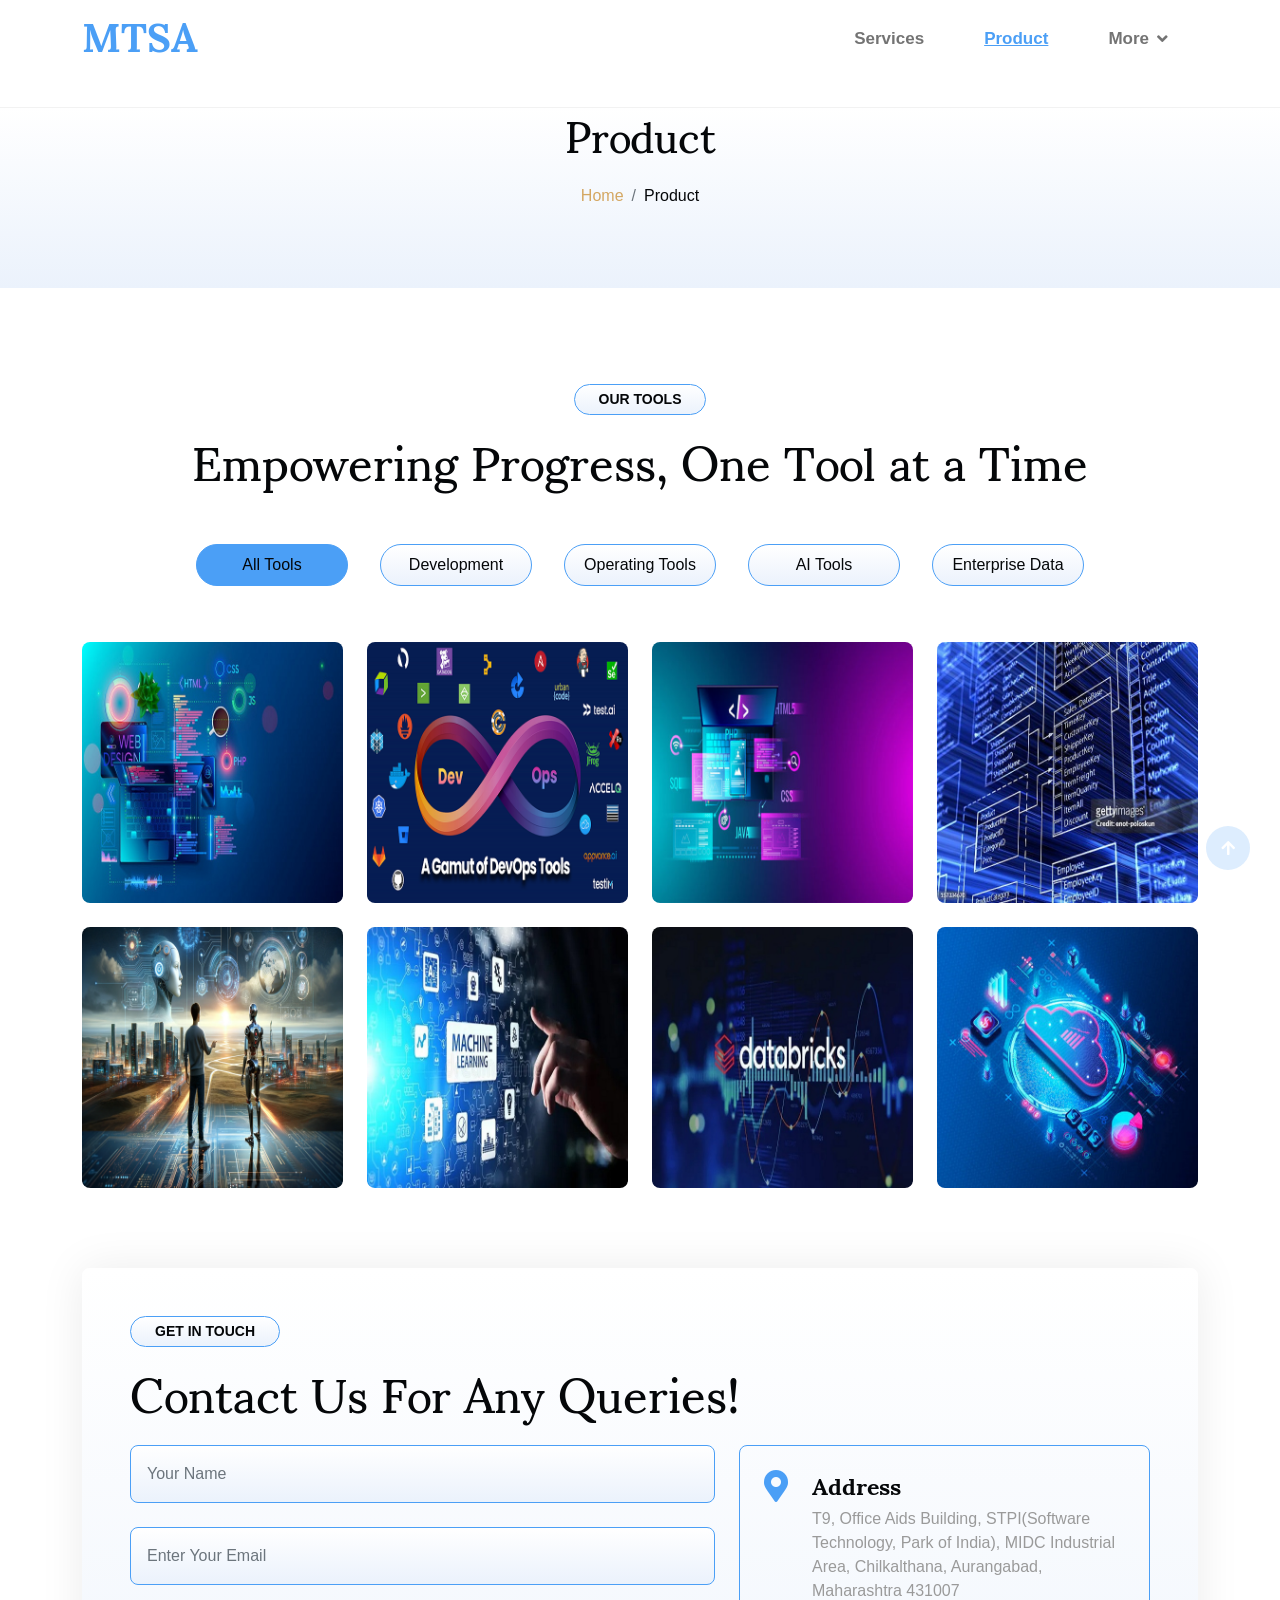
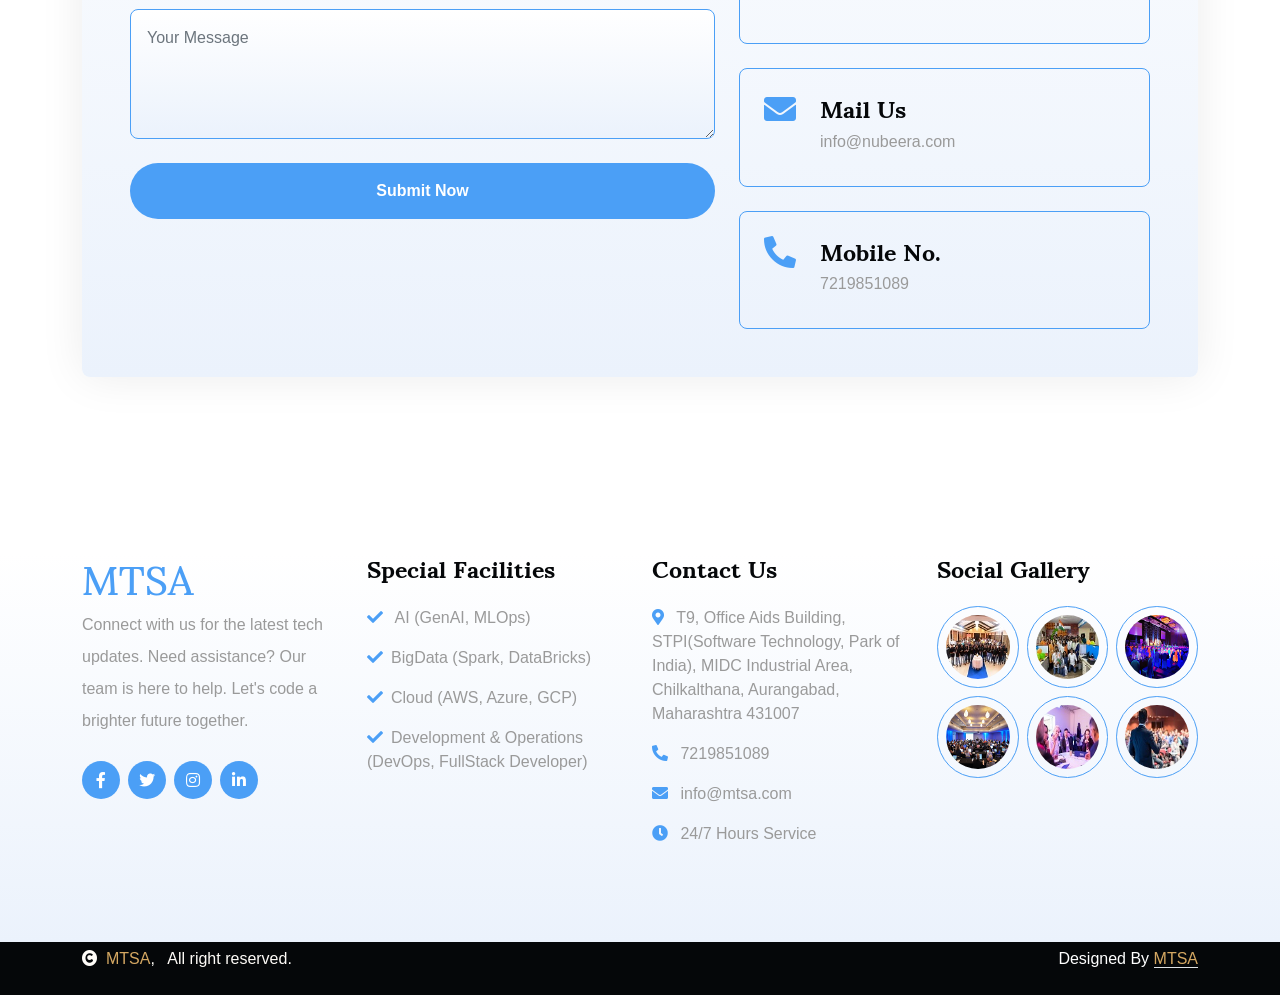
<file: product.html>
<!DOCTYPE html>
<html lang="en">

    <head>
        <meta charset="utf-8">
        <title>MTSA (DataNerv)</title>
        <meta content="width=device-width, initial-scale=1.0" name="viewport">
        <meta content="" name="keywords">
        <meta content="" name="description">

         <!-- Google Web Fonts -->
         <link rel="preconnect" href="https://fonts.googleapis.com">
         <link rel="preconnect" href="https://fonts.gstatic.com" crossorigin>
         <link href="https://fonts.googleapis.com/css2?family=Sumana:wght@400;700&display=swap" rel="stylesheet">

        <!-- Icon Font Stylesheet -->
        <link rel="stylesheet" href="https://use.fontawesome.com/releases/v5.15.4/css/all.css"/>
        <link href="https://cdn.jsdelivr.net/npm/bootstrap-icons@1.4.1/font/bootstrap-icons.css" rel="stylesheet">

        <!-- Libraries Stylesheet -->
        <link href="lib/animate/animate.min.css" rel="stylesheet">
        <link href="lib/lightbox/css/lightbox.min.css" rel="stylesheet">
        <link href="lib/owlcarousel/owl.carousel.min.css" rel="stylesheet">

        <!-- Customized Bootstrap Stylesheet -->
        <link href="css/bootstrap.min.css" rel="stylesheet">

        <!-- Template Stylesheet -->
        <link href="css/style.css" rel="stylesheet">
        <link href="css/slider.css" rel="stylesheet">

    </head>

    <body>

        <!-- Spinner Start -->
        <div id="spinner" class="show w-100 vh-100 bg-white position-fixed translate-middle top-50 start-50  d-flex align-items-center justify-content-center">
            <div class="spinner-grow text-primary" role="status"></div>
        </div>
        <!-- Spinner End -->


          <!-- Navbar start -->
          <div class="container-fluid nav-bar">
            <div class="container">
                <nav class="navbar navbar-light navbar-expand-lg py-4">
                    <a href="index.html" class="navbar-brand">
                        <h1 class="text-primary fw-bold mb-0 words-size">MTSA<span class="text-dark"></span> </h1>
                    </a>
                    <button class="navbar-toggler py-2 px-3" type="button" data-bs-toggle="collapse"
                        data-bs-target="#navbarCollapse">
                        <span class="fa fa-bars text-primary"></span>
                    </button>
                    <div class="collapse navbar-collapse justify-content-end" id="navbarCollapse">
                        <div class="collapse navbar-collapse justify-content-end" id="navbarCollapse">
                            <div class="navbar-nav">
                                <a href="services.html" class="nav-item nav-link">Services</a>
                                <a href="product.html" class="nav-item nav-link active">Product</a>
                                <div class="nav-item dropdown">
                                    <a href="#" class="nav-link dropdown-toggle" data-bs-toggle="dropdown">More</a>
                                    <div class="dropdown-menu bg-light">
                                        <a href="contact.html" class="dropdown-item">Contact</a>
                                        <a href="#" class="dropdown-item">Careers</a>
                                        <a href="team.html" class="dropdown-item">Team</a>
                                    </div>
                                </div>
                        </div>
                        <!-- <button class="btn-search btn btn-primary btn-md-square me-4 rounded-circle d-none d-lg-inline-flex"
                            data-bs-toggle="modal" data-bs-target="#searchModal"><i class="fas fa-search"></i></button>
                        <a href="" class="btn btn-primary py-2 px-4 d-none d-xl-inline-block rounded-pill">Book Now</a> -->
                    </div>
                </nav>
            </div>
        </div>
        <!-- Navbar End -->


        <!-- Modal Search Start -->
        <div class="modal fade" id="searchModal" tabindex="-1" aria-labelledby="exampleModalLabel" aria-hidden="true">
            <div class="modal-dialog modal-fullscreen">
                <div class="modal-content rounded-0">
                    <div class="modal-header">
                        <h5 class="modal-title" id="exampleModalLabel">Search by keyword</h5>
                        <button type="button" class="btn-close" data-bs-dismiss="modal" aria-label="Close"></button>
                    </div>
                    <div class="modal-body d-flex align-items-center">
                        <div class="input-group w-75 mx-auto d-flex">
                            <input type="search" class="form-control bg-transparent p-3" placeholder="keywords" aria-describedby="search-icon-1">
                            <span id="search-icon-1" class="input-group-text p-3"><i class="fa fa-search"></i></span>
                        </div>
                    </div>
                </div>
            </div>
        </div>
        <!-- Modal Search End -->


        <!-- Hero Start -->
        <div class="container-fluid bg-light py-6 my-6 mt-0">
            <div class="container text-center animated bounceInDown">
                <h1 class="display-1 mb-4">Product</h1>
                <ol class="breadcrumb justify-content-center mb-0 animated bounceInDown">
                    <li class="breadcrumb-item"><a href="#">Home</a></li>
                    <!-- <li class="breadcrumb-item"><a href="#">Pages</a></li> -->
                    <li class="breadcrumb-item text-dark" aria-current="page">Product</li>
                </ol>
            </div>
        </div>
        <!-- Hero End -->


        <!-- Tools Start -->
    <div class="container-fluid event py-6">
        <div class="container">
            <div class="text-center wow bounceInUp" data-wow-delay="0.1s">
                <small
                    class="d-inline-block fw-bold text-dark text-uppercase bg-light border border-primary rounded-pill px-4 py-1 mb-3">
                    OUR TOOLS</small>
                <h1 class="display-5 mb-5">Empowering Progress, One Tool at a Time</h1>
            </div>
            <div class="tab-class text-center">
                <ul class="nav nav-pills d-inline-flex justify-content-center mb-5 wow bounceInUp"
                    data-wow-delay="0.1s">
                    <li class="nav-item p-2">
                        <a class="d-flex mx-2 py-2 border border-primary bg-light rounded-pill active"
                            data-bs-toggle="pill" href="#tab-1">
                            <span class="text-dark" style="width: 150px;">All Tools</span>
                        </a>
                    </li>
                    <li class="nav-item p-2">
                        <a class="d-flex py-2 mx-2 border border-primary bg-light rounded-pill" data-bs-toggle="pill"
                            href="#tab-2">
                            <span class="text-dark" style="width: 150px;">Development</span>
                        </a>
                    </li>
                    <li class="nav-item p-2">
                        <a class="d-flex mx-2 py-2 border border-primary bg-light rounded-pill" data-bs-toggle="pill"
                            href="#tab-3">
                            <span class="text-dark" style="width: 150px;">Operating Tools</span>
                        </a>
                    </li>
                    <li class="nav-item p-2">
                        <a class="d-flex mx-2 py-2 border border-primary bg-light rounded-pill" data-bs-toggle="pill"
                            href="#tab-4">
                            <span class="text-dark" style="width: 150px;">AI Tools</span>
                        </a>
                    </li>
                    <li class="nav-item p-2">
                        <a class="d-flex mx-2 py-2 border border-primary bg-light rounded-pill" data-bs-toggle="pill"
                            href="#tab-5">
                            <span class="text-dark" style="width: 150px;">Enterprise Data</span>
                        </a>
                    </li>
                </ul>
                <div class="tab-content">
                    <div id="tab-1" class="tab-pane fade show p-0 active">
                        <div class="row g-4">
                            <div class="col-lg-12">
                                <div class="row g-4">
                                    <div class="col-md-6 col-lg-3 wow bounceInUp" data-wow-delay="0.1s">
                                        <div class="event-img position-relative">
                                            <img class="img-fluid rounded w-100" src="img/Web_1.jpg" alt="">
                                            <div class="event-overlay d-flex flex-column p-4">
                                                <h4 class="me-auto">Development</h4>
                                                <a href="img/Web_1.jpg" data-lightbox="event-1" class="my-auto"><i
                                                        class="fas fa-search-plus text-dark fa-2x"></i></a>
                                            </div>
                                        </div>
                                    </div>
                                    <div class="col-md-6 col-lg-3 wow bounceInUp" data-wow-delay="0.3s">
                                        <div class="event-img position-relative">
                                            <img class="img-fluid rounded w-100" src="img/operating_tools_1.jpg" alt="">
                                            <div class="event-overlay d-flex flex-column p-4">
                                                <h4 class="me-auto">Operating Tools</h4>
                                                <a href="img/operating_tools_1.jpg" data-lightbox="event-2"
                                                    class="my-auto"><i
                                                        class="fas fa-search-plus text-dark fa-2x"></i></a>
                                            </div>
                                        </div>
                                    </div>
                                    <div class="col-md-6 col-lg-3 wow bounceInUp" data-wow-delay="0.5s">
                                        <div class="event-img position-relative">
                                            <img class="img-fluid rounded w-100" src="img/Web_2.jpg" alt="">
                                            <div class="event-overlay d-flex flex-column p-4">
                                                <h4 class="me-auto">Development</h4>
                                                <a href="img/Web_2.jpg" data-lightbox="event-3" class="my-auto"><i
                                                        class="fas fa-search-plus text-dark fa-2x"></i></a>
                                            </div>
                                        </div>
                                    </div>
                                    <div class="col-md-6 col-lg-3 wow bounceInUp" data-wow-delay="0.7s">
                                        <div class="event-img position-relative">
                                            <img class="img-fluid rounded w-100" src="img/Enterprise Data_1.jpg" alt="">
                                            <div class="event-overlay d-flex flex-column p-4">
                                                <h4 class="me-auto">Enterprise Data</h4>
                                                <a href="img/Enterprise Data_1.jpg" data-lightbox="event-4"
                                                    class="my-auto"><i
                                                        class="fas fa-search-plus text-dark fa-2x"></i></a>
                                            </div>
                                        </div>
                                    </div>
                                    <div class="col-md-6 col-lg-3 wow bounceInUp" data-wow-delay="0.1s">
                                        <div class="event-img position-relative">
                                            <img class="img-fluid rounded w-100" src="img/AI_Tools_1.jpg" alt="">
                                            <div class="event-overlay d-flex flex-column p-4">
                                                <h4 class="me-auto">AI Tools</h4>
                                                <a href="img/AI_Tools_1.jpg" data-lightbox="event-5" class="my-auto"><i
                                                        class="fas fa-search-plus text-dark fa-2x"></i></a>
                                            </div>
                                        </div>
                                    </div>
                                    <div class="col-md-6 col-lg-3 wow bounceInUp" data-wow-delay="0.3s">
                                        <div class="event-img position-relative">
                                            <img class="img-fluid rounded w-100" src="img/AI_Tools_2.jpg" alt="">
                                            <div class="event-overlay d-flex flex-column p-4">
                                                <h4 class="me-auto">AI Tools</h4>
                                                <a href="img/AI_Tools_2.jpg" data-lightbox="event-6" class="my-auto"><i
                                                        class="fas fa-search-plus text-dark fa-2x"></i></a>
                                            </div>
                                        </div>
                                    </div>
                                    <div class="col-md-6 col-lg-3 wow bounceInUp" data-wow-delay="0.5s">
                                        <div class="event-img position-relative">
                                            <img class="img-fluid rounded w-100" src="img/Enterprise Data_2.jpg" alt="">
                                            <div class="event-overlay d-flex flex-column p-4">
                                                <h4 class="me-auto">Enterprise Data</h4>
                                                <a href="img/Enterprise Data_2.jpg" data-lightbox="event-7"
                                                    class="my-auto"><i
                                                        class="fas fa-search-plus text-dark fa-2x"></i></a>
                                            </div>
                                        </div>
                                    </div>
                                    <div class="col-md-6 col-lg-3 wow bounceInUp" data-wow-delay="0.7s">
                                        <div class="event-img position-relative">
                                            <img class="img-fluid rounded w-100" src="img/operating_tools_2.jpg" alt="">
                                            <div class="event-overlay d-flex flex-column p-4">
                                                <h4 class="me-auto">Operating Tools</h4>
                                                <a href="img/operating_tools_2.jpg" data-lightbox="event-17"
                                                    class="my-auto"><i
                                                        class="fas fa-search-plus text-dark fa-2x"></i></a>
                                            </div>
                                        </div>
                                    </div>
                                </div>
                            </div>
                        </div>
                    </div>
                    <div id="tab-2" class="tab-pane fade show p-0">
                        <div class="row g-4">
                            <div class="col-lg-12">
                                <div class="row g-4">
                                    <div class="col-md-6 col-lg-3">
                                        <div class="event-img position-relative">
                                            <img class="img-fluid rounded w-100" src="img/Web_1.jpg" alt="">
                                            <div class="event-overlay d-flex flex-column p-4">
                                                <h4 class="me-auto">Development</h4>
                                                <a href="img/Web_1.jpg" data-lightbox="event-8" class="my-auto"><i
                                                        class="fas fa-search-plus text-dark fa-2x"></i></a>
                                            </div>
                                        </div>
                                    </div>
                                    <div class="col-md-6 col-lg-3">
                                        <div class="event-img position-relative">
                                            <img class="img-fluid rounded w-100" src="img/Web_2.jpg" alt="">
                                            <div class="event-overlay d-flex flex-column p-4">
                                                <h4 class="me-auto">Development</h4>
                                                <a href="img/Web_2.jpg" data-lightbox="event-9" class="my-auto"><i
                                                        class="fas fa-search-plus text-dark fa-2x"></i></a>
                                            </div>
                                        </div>
                                    </div>
                                </div>
                            </div>
                        </div>
                    </div>
                    <div id="tab-3" class="tab-pane fade show p-0">
                        <div class="row g-4">
                            <div class="col-lg-12">
                                <div class="row g-4">
                                    <div class="col-md-6 col-lg-3">
                                        <div class="event-img position-relative">
                                            <img class="img-fluid rounded w-100" src="img/operating_tools_1.jpg" alt="">
                                            <div class="event-overlay d-flex flex-column p-4">
                                                <h4 class="me-auto">Operating Tools</h4>
                                                <a href="img/operating_tools_1.jpg" data-lightbox="event-10"
                                                    class="my-auto"><i
                                                        class="fas fa-search-plus text-dark fa-2x"></i></a>
                                            </div>
                                        </div>
                                    </div>
                                    <div class="col-md-6 col-lg-3">
                                        <div class="event-img position-relative">
                                            <img class="img-fluid rounded w-100" src="img/operating_tools_2.jpg" alt="">
                                            <div class="event-overlay d-flex flex-column p-4">
                                                <h4 class="me-auto">Operating Tools</h4>
                                                <a href="img/operating_tools_2.jpg" data-lightbox="event-11"
                                                    class="my-auto"><i
                                                        class="fas fa-search-plus text-dark fa-2x"></i></a>
                                            </div>
                                        </div>
                                    </div>
                                </div>
                            </div>
                        </div>
                    </div>
                    <div id="tab-4" class="tab-pane fade show p-0">
                        <div class="row g-4">
                            <div class="col-lg-12">
                                <div class="row g-4">
                                    <div class="col-md-6 col-lg-3">
                                        <div class="event-img position-relative">
                                            <img class="img-fluid rounded w-100" src="img/AI_Tools_1.jpg" alt="">
                                            <div class="event-overlay d-flex flex-column p-4">
                                                <h4 class="me-auto">AI Tools</h4>
                                                <a href="img/AI_Tools_1.jpg" data-lightbox="event-12" class="my-auto"><i
                                                        class="fas fa-search-plus text-dark fa-2x"></i></a>
                                            </div>
                                        </div>
                                    </div>
                                    <div class="col-md-6 col-lg-3">
                                        <div class="event-img position-relative">
                                            <img class="img-fluid rounded w-100" src="img/AI_Tools_2.jpg" alt="">
                                            <div class="event-overlay d-flex flex-column p-4">
                                                <h4 class="me-auto">AI Tools</h4>
                                                <a href="img/AI_Tools_2.jpg" data-lightbox="event-13" class="my-auto"><i
                                                        class="fas fa-search-plus text-dark fa-2x"></i></a>
                                            </div>
                                        </div>
                                    </div>
                                </div>
                            </div>
                        </div>
                    </div>
                    <div id="tab-5" class="tab-pane fade show p-0">
                        <div class="row g-4">
                            <div class="col-lg-12">
                                <div class="row g-4">
                                    <div class="col-md-6 col-lg-3">
                                        <div class="event-img position-relative">
                                            <img class="img-fluid rounded w-100" src="img/Enterprise Data_1.jpg" alt="">
                                            <div class="event-overlay d-flex flex-column p-4">
                                                <h4 class="me-auto">Enterprise Data</h4>
                                                <a href="img/Enterprise Data_1.jpg" data-lightbox="event-14"
                                                    class="my-auto"><i
                                                        class="fas fa-search-plus text-dark fa-2x"></i></a>
                                            </div>
                                        </div>
                                    </div>
                                    <div class="col-md-6 col-lg-3">
                                        <div class="event-img position-relative">
                                            <img class="img-fluid rounded w-100" src="img/Enterprise Data_2.jpg" alt="">
                                            <div class="event-overlay d-flex flex-column p-4">
                                                <h4 class="me-auto">Enterprise Data</h4>
                                                <a href="img/Enterprise Data_2.jpg" data-lightbox="event-15"
                                                    class="my-auto"><i
                                                        class="fas fa-search-plus text-dark fa-2x"></i></a>
                                            </div>
                                        </div>
                                    </div>
                                </div>
                            </div>
                        </div>
                    </div>
                </div>
            </div>
        </div>
    </div>
    <!-- Tools End -->


    <!-- Contact Start -->
   <div class="container-fluid contact py-6 wow bounceInUp" data-wow-delay="0.1s">
    <div class="container">
        <div class="p-5 bg-light rounded contact-form">
            <div class="row g-4">
                <div class="col-12">
                    <small
                        class="d-inline-block fw-bold text-dark text-uppercase bg-light border border-primary rounded-pill px-4 py-1 mb-3">Get
                        in touch</small>
                    <h1 class="display-5 mb-0">Contact Us For Any Queries!</h1>
                </div>
                <div class="col-md-6 col-lg-7">
                    <!-- <p class="mb-4">The contact form is currently inactive. Get a functional and working contact form with Ajax & PHP in a few minutes. Just copy and paste the files, add a little code and you're done. <a href="https://htmlcodex.com/contact-form">Download Now</a>.</p> -->
                    <form>
                        <input type="text" class="w-100 form-control p-3 mb-4 border-primary bg-light"
                            placeholder="Your Name">
                        <input type="email" class="w-100 form-control p-3 mb-4 border-primary bg-light"
                            placeholder="Enter Your Email">
                        <textarea class="w-100 form-control mb-4 p-3 border-primary bg-light" rows="4" cols="10"
                            placeholder="Your Message"></textarea>
                        <button
                            class="w-100 btn btn-primary form-control p-3 border-primary bg-primary rounded-pill"
                            type="submit">Submit Now</button>
                    </form>
                </div>
                <div class="col-md-6 col-lg-5">
                    <div>
                        <div class="d-inline-flex w-100 border border-primary p-4 rounded mb-4">
                            <i class="fas fa-map-marker-alt fa-2x text-primary me-4"></i>
                            <div class="">
                                <h4>Address</h4>
                                <p> T9, Office Aids Building, STPI(Software Technology, Park of India), MIDC
                                    Industrial Area, Chilkalthana, Aurangabad, Maharashtra 431007</p>
                            </div>
                        </div>
                        <div class="d-inline-flex w-100 border border-primary p-4 rounded mb-4">
                            <i class="fas fa-envelope fa-2x text-primary me-4"></i>
                            <div class="">
                                <h4>Mail Us</h4>
                                <p class="mb-2">info@nubeera.com</p>
                            </div>
                        </div>
                        <div class="d-inline-flex w-100 border border-primary p-4 rounded">
                            <i class="fa fa-phone-alt fa-2x text-primary me-4"></i>
                            <div class="">
                                <h4>Mobile No.</h4>
                                <p class="mb-2"> 7219851089</p>
                            </div>
                        </div>
                    </div>
                </div>
            </div>
        </div>
    </div>
</div>
<!-- Contact End -->


    <!-- Footer Start -->
    <div class="container-fluid footer py-6 my-6 mb-0 bg-light wow bounceInUp" data-wow-delay="0.1s">
        <div class="container">
            <div class="row">
                <div class="col-lg-3 col-md-6">
                    <div class="footer-item">
                        <h1 class="text-primary">MTSA<span class="text-dark"></span></h1>
                        <p class="lh-lg mb-4">
                            Connect with us for the latest tech updates. Need assistance? Our team is here to help.
                            Let's code a brighter future together.</p>
                        <div class="footer-icon d-flex">
                            <a class="btn btn-primary btn-sm-square me-2 rounded-circle" href=""><i
                                    class="fab fa-facebook-f"></i></a>
                            <a class="btn btn-primary btn-sm-square me-2 rounded-circle" href=""><i
                                    class="fab fa-twitter"></i></a>
                            <a href="#" class="btn btn-primary btn-sm-square me-2 rounded-circle"><i
                                    class="fab fa-instagram"></i></a>
                            <a href="#" class="btn btn-primary btn-sm-square rounded-circle"><i
                                    class="fab fa-linkedin-in"></i></a>
                        </div>
                    </div>
                </div>
                <div class="col-lg-3 col-md-6">
                    <div class="footer-item">
                        <h4 class="mb-4">Special Facilities</h4>
                        <div class="d-flex flex-column align-items-start">
                            <a class="text-body mb-3" href=""><i class="fa fa-check text-primary me-2"></i>
                                AI (GenAI, MLOps)</a>
                            <a class="text-body mb-3" href=""><i class="fa fa-check text-primary me-2"></i>BigData (Spark, DataBricks)</a>
                            <a class="text-body mb-3" href=""><i class="fa fa-check text-primary me-2"></i>Cloud (AWS, Azure, GCP)</a>
                            <a class="text-body mb-3" href=""><i class="fa fa-check text-primary me-2"></i>Development & Operations (DevOps, FullStack Developer)</a>
                        </div>
                    </div>
                </div>
                <div class="col-lg-3 col-md-6">
                    <div class="footer-item">
                        <h4 class="mb-4">Contact Us</h4>
                        <div class="d-flex flex-column align-items-start">
                            <p><i class="fa fa-map-marker-alt text-primary me-2"></i> T9, Office Aids Building,
                                STPI(Software Technology, Park of India), MIDC Industrial Area, Chilkalthana,
                                Aurangabad,
                                Maharashtra 431007</p>
                            <p><i class="fa fa-phone-alt text-primary me-2"></i> 7219851089</p>
                            <p><i class="fas fa-envelope text-primary me-2"></i> info@mtsa.com</p>
                            <p><i class="fa fa-clock text-primary me-2"></i> 24/7 Hours Service</p>
                        </div>
                    </div>
                </div>
                <div class="col-lg-3 col-md-6">
                    <div class="footer-item">
                        <h4 class="mb-4">Social Gallery</h4>
                        <div class="row g-2">
                            <div class="col-4">
                                <img src="img/footer-img-1.jpg"
                                    class="img-fluid rounded-circle border border-primary p-2" alt="">
                            </div>
                            <div class="col-4">
                                <img src="img/footer-img-2.jpg"
                                    class="img-fluid rounded-circle border border-primary p-2" alt="">
                            </div>
                            <div class="col-4">
                                <img src="img/footer-img-3.jpg"
                                    class="img-fluid rounded-circle border border-primary p-2" alt="">
                            </div>
                            <div class="col-4">
                                <img src="img/footer-img-4.jpg"
                                    class="img-fluid rounded-circle border border-primary p-2" alt="">
                            </div>
                            <div class="col-4">
                                <img src="img/footer-img-5.jpg"
                                    class="img-fluid rounded-circle border border-primary p-2" alt="">
                            </div>
                            <div class="col-4">
                                <img src="img/footer-img-6.jpg"
                                    class="img-fluid rounded-circle border border-primary p-2" alt="">
                            </div>
                        </div>
                    </div>
                </div>
            </div>
        </div>
    </div>
    <!-- Footer End -->


    <!-- Copyright Start -->
    <div class="container-fluid copyright bg-dark py-4">
        <div class="container">
            <div class="row">
                <div class="col-md-6 text-center text-md-start mb-3 mb-md-0">
                    <span class="text-light"><a href="#"><i class="fas fa-copyright text-light me-2"></i>MTSA</a>,
                        &nbsp; All right reserved.</span>
                </div>
                <div class="col-md-6 my-auto text-center text-md-end text-white">
                    <!--/*** This template is free as long as you keep the below author’s credit link/attribution link/backlink. ***/-->
                    <!--/*** If you'd like to use the template without the below author’s credit link/attribution link/backlink, ***/-->
                    <!--/*** you can purchase the Credit Removal License from "https://htmlcodex.com/credit-removal". ***/-->
                    Designed By <a class="border-bottom" href="https://nubeera.com/index.html"></a><a
                        class="border-bottom" href="https://themewagon.com">MTSA</a>
                </div>
            </div>
        </div>
    </div>
    <!-- Copyright End -->


        <!-- Back to Top -->
        <a href="#" class="btn btn-md-square btn-primary rounded-circle back-to-top"><i class="fa fa-arrow-up"></i></a>   

        
    <!-- JavaScript Libraries -->
    <script src="https://ajax.googleapis.com/ajax/libs/jquery/1.12.4/jquery.min.js"></script>
    <script src="https://cdn.jsdelivr.net/npm/bootstrap@5.0.0/dist/js/bootstrap.bundle.min.js"></script>
    <script src="lib/wow/wow.min.js"></script>
    <script src="lib/easing/easing.min.js"></script>
    <script src="lib/waypoints/waypoints.min.js"></script>
    <script src="lib/counterup/counterup.min.js"></script>
    <script src="lib/lightbox/js/lightbox.min.js"></script>
    <script src="lib/owlcarousel/owl.carousel.min.js"></script>

    <!-- Template Javascript -->
    <script src="js/main.js"></script>
    <script src="js/slider.js"></script>

    </body>

</html>
</file>
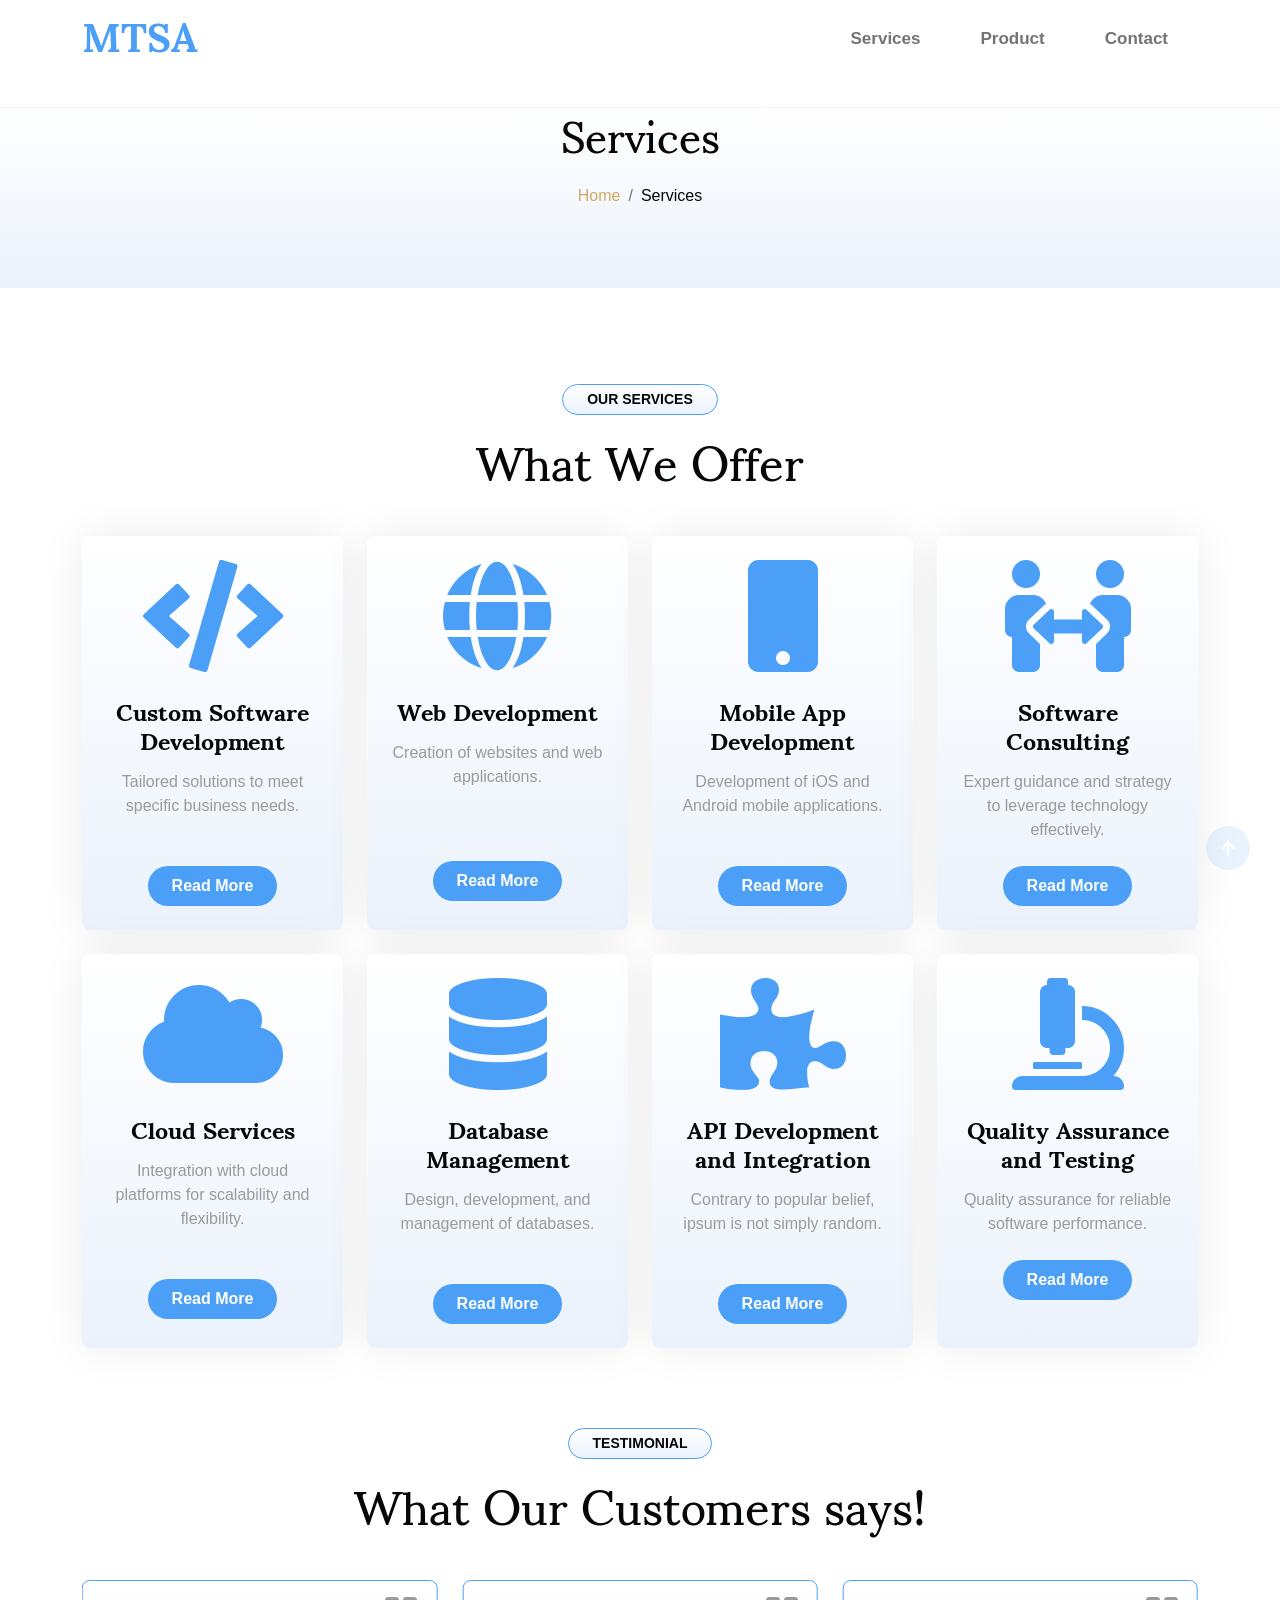
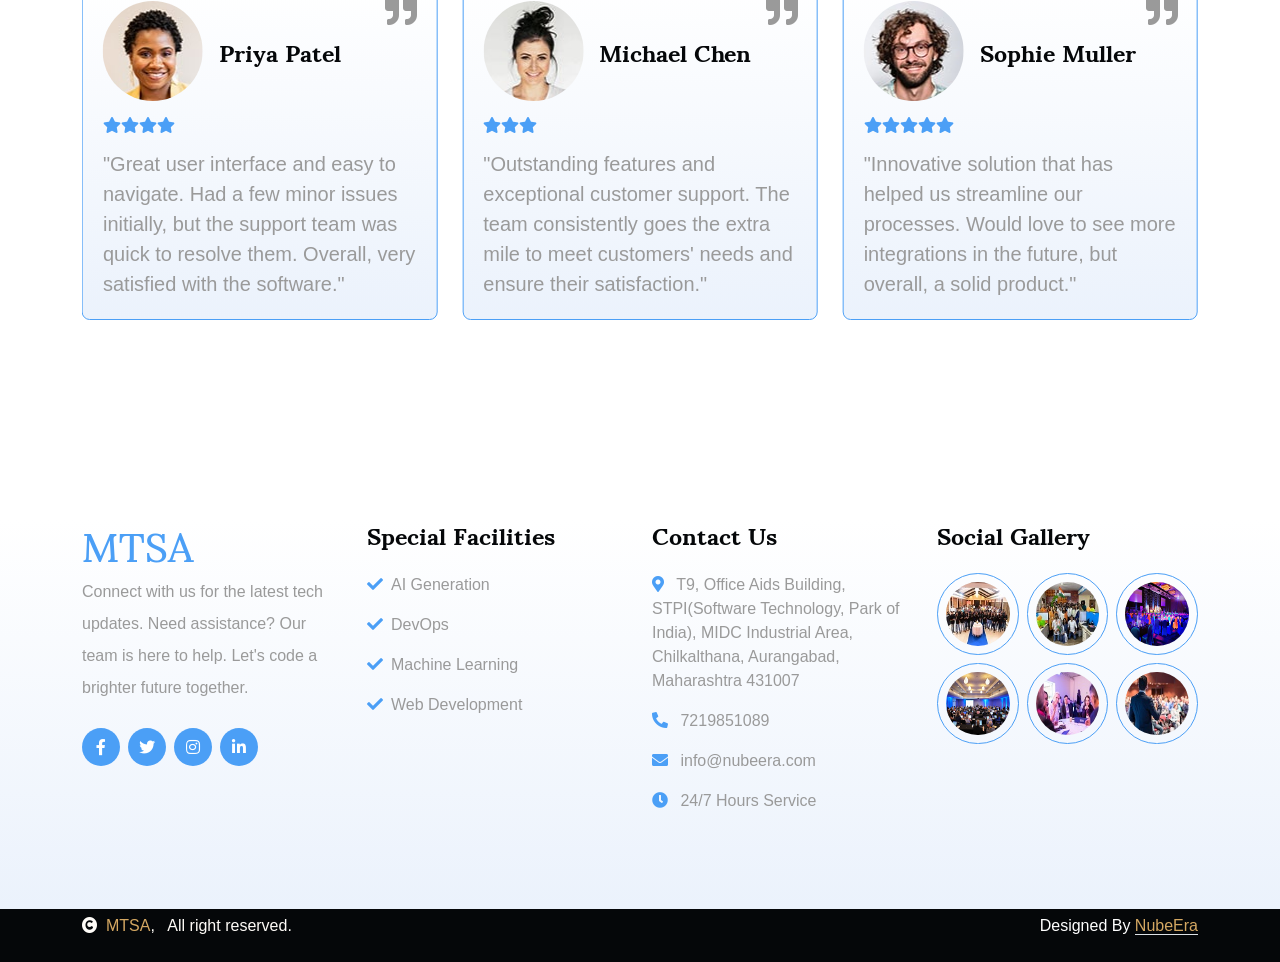
<file: service.html>
<!DOCTYPE html>
<html lang="en">

    <head>
        <meta charset="utf-8">
        <title>CaterServ - Catering Services Website Template</title>
        <meta content="width=device-width, initial-scale=1.0" name="viewport">
        <meta content="" name="keywords">
        <meta content="" name="description">

        <!-- Google Web Fonts -->
        <link rel="preconnect" href="https://fonts.googleapis.com">
        <link rel="preconnect" href="https://fonts.gstatic.com" crossorigin>
        <link href="https://fonts.googleapis.com/css2?family=Sumana:wght@400;700&display=swap" rel="stylesheet">

        <!-- Icon Font Stylesheet -->
        <link rel="stylesheet" href="https://use.fontawesome.com/releases/v5.15.4/css/all.css"/>
        <link href="https://cdn.jsdelivr.net/npm/bootstrap-icons@1.4.1/font/bootstrap-icons.css" rel="stylesheet">

        <!-- Libraries Stylesheet -->
        <link href="lib/animate/animate.min.css" rel="stylesheet">
        <link href="lib/lightbox/css/lightbox.min.css" rel="stylesheet">
        <link href="lib/owlcarousel/owl.carousel.min.css" rel="stylesheet">

        <!-- Customized Bootstrap Stylesheet -->
        <link href="css/bootstrap.min.css" rel="stylesheet">

        <!-- Template Stylesheet -->
        <link href="css/style.css" rel="stylesheet">
        <link href="css/slider.css" rel="stylesheet">

    </head>

    <body>

        <!-- Spinner Start -->
        <div id="spinner" class="show w-100 vh-100 bg-white position-fixed translate-middle top-50 start-50  d-flex align-items-center justify-content-center">
            <div class="spinner-grow text-primary" role="status"></div>
        </div>
        <!-- Spinner End -->


        <!-- Navbar start -->
        <div class="container-fluid nav-bar">
            <div class="container">
                <nav class="navbar navbar-light navbar-expand-lg py-4">
                    <a href="index.html" class="navbar-brand">
                        <h1 class="text-primary fw-bold mb-0 words-size">MTSA<span class="text-dark"></span> </h1>
                    </a>
                    <button class="navbar-toggler py-2 px-3" type="button" data-bs-toggle="collapse"
                        data-bs-target="#navbarCollapse">
                        <span class="fa fa-bars text-primary"></span>
                    </button>
                    <div class="collapse navbar-collapse justify-content-end" id="navbarCollapse">
                        <div class="navbar-nav">
                            <a href="service.html" class="nav-item nav-link">Services</a>
                            <a href="event.html" class="nav-item nav-link">Product</a>
                            <a href="contact.html" class="nav-item nav-link">Contact</a>
                            <!-- <div class="nav-item dropdown">
                                <a href="#" class="nav-link dropdown-toggle" data-bs-toggle="dropdown">Pages</a>
                                <div class="dropdown-menu bg-light">
                                    <a href="book.html" class="dropdown-item">Booking</a>
                                    <a href="blog.html" class="dropdown-item">Our Blog</a>
                                    <a href="team.html" class="dropdown-item">Our Team</a>
                                    <a href="testimonial.html" class="dropdown-item">Testimonial</a>
                                    <a href="404.html" class="dropdown-item">404 Page</a>
                                </div>
                            </div> -->
                        </div>
                        <!-- <button class="btn-search btn btn-primary btn-md-square me-4 rounded-circle d-none d-lg-inline-flex"
                            data-bs-toggle="modal" data-bs-target="#searchModal"><i class="fas fa-search"></i></button>
                        <a href="" class="btn btn-primary py-2 px-4 d-none d-xl-inline-block rounded-pill">Book Now</a> -->
                    </div>
                </nav>
            </div>
        </div>
        <!-- Navbar End -->


        <!-- Modal Search Start -->
        <div class="modal fade" id="searchModal" tabindex="-1" aria-labelledby="exampleModalLabel" aria-hidden="true">
            <div class="modal-dialog modal-fullscreen">
                <div class="modal-content rounded-0">
                    <div class="modal-header">
                        <h5 class="modal-title" id="exampleModalLabel">Search by keyword</h5>
                        <button type="button" class="btn-close" data-bs-dismiss="modal" aria-label="Close"></button>
                    </div>
                    <div class="modal-body d-flex align-items-center">
                        <div class="input-group w-75 mx-auto d-flex">
                            <input type="search" class="form-control bg-transparent p-3" placeholder="keywords" aria-describedby="search-icon-1">
                            <span id="search-icon-1" class="input-group-text p-3"><i class="fa fa-search"></i></span>
                        </div>
                    </div>
                </div>
            </div>
        </div>
        <!-- Modal Search End -->


        <!-- Hero Start -->
        <div class="container-fluid bg-light py-6 my-6 mt-0">
            <div class="container text-center animated bounceInDown">
                <h1 class="display-1 mb-4">Services</h1>
                <ol class="breadcrumb justify-content-center mb-0 animated bounceInDown">
                    <li class="breadcrumb-item"><a href="#">Home</a></li>
                    <!-- <li class="breadcrumb-item"><a href="#">Pages</a></li> -->
                    <li class="breadcrumb-item text-dark" aria-current="page">Services</li>
                </ol>
            </div>
        </div>
        <!-- Hero End -->


        <!-- Service Start -->
        <div class="container-fluid service py-6">
            <div class="container">
                <div class="text-center wow bounceInUp" data-wow-delay="0.1s">
                    <small
                        class="d-inline-block fw-bold text-dark text-uppercase bg-light border border-primary rounded-pill px-4 py-1 mb-3">Our
                        Services</small>
                    <h1 class="display-5 mb-5">What We Offer</h1>
                </div>
                <div class="row g-4">
                    <div class="col-lg-3 col-md-6 col-sm-12 wow bounceInUp" data-wow-delay="0.1s">
                        <div class="bg-light rounded service-item">
                            <div class="service-content d-flex align-items-center justify-content-center p-4">
                                <div class="service-content-icon text-center">
                                    <i class="fas fa-solid fa-code fa-7x text-primary mb-4"></i>
                                    <h4 class="mb-3">Custom Software Development</h4>
                                    <p class="mb-4">Tailored solutions to meet specific business needs.</p><br>
                                    <a href="#" class="btn btn-primary px-4 py-2 rounded-pill">Read More</a>
                                </div>
                            </div>
                        </div>
                    </div>
                    <div class="col-lg-3 col-md-6 col-sm-12 wow bounceInUp" data-wow-delay="0.3s">
                        <div class="bg-light rounded service-item">
                            <div class="service-content d-flex align-items-center justify-content-center p-4">
                                <div class="service-content-icon text-center">
                                    <!-- <i class="fas fa-pizza-slice fa-7x text-primary mb-4"></i> -->
                                    <i class="fas fa-solid fa-globe fa-7x text-primary mb-4"></i>
                                    <h4 class="mb-3">Web Development</h4>
                                    <p class="mb-4"> Creation of websites and web applications.</p><br><br>
                                    <a href="#" class="btn btn-primary px-4 py-2 rounded-pill">Read More</a>
                                </div>
                            </div>
                        </div>
                    </div>
                    <div class="col-lg-3 col-md-6 col-sm-12 wow bounceInUp" data-wow-delay="0.5s">
                        <div class="bg-light rounded service-item">
                            <div class="service-content d-flex align-items-center justify-content-center p-4">
                                <div class="service-content-icon text-center">
                                    <!-- <i class="fas fa-hotdog fa-7x text-primary mb-4"></i> -->
                                    <i class="fas fa-solid fa-mobile fa-7x text-primary mb-4"></i>
                                    <h4 class="mb-3">Mobile App Development</h4>
                                    <p class="mb-4">Development of iOS and Android mobile applications.</p><br>
                                    <a href="#" class="btn btn-primary px-4 py-2 rounded-pill">Read More</a>
                                </div>
                            </div>
                        </div>
                    </div>
                    <div class="col-lg-3 col-md-6 col-sm-12 wow bounceInUp" data-wow-delay="0.7s">
                        <div class="bg-light rounded service-item">
                            <div class="service-content d-flex align-items-center justify-content-center p-4">
                                <div class="service-content-icon text-center">
                                    <!-- <i class="fas fa-hamburger fa-7x text-primary mb-4"></i> -->
                                    <i class="fas fa-solid fa-people-arrows fa-7x text-primary mb-4"></i>
                                    <h4 class="mb-3">Software Consulting</h4>
                                    <p class="mb-4">Expert guidance and strategy to leverage technology effectively.</p>
                                    <a href="#" class="btn btn-primary px-4 py-2 rounded-pill">Read More</a>
                                </div>
                            </div>
                        </div>
                    </div>
                    <div class="col-lg-3 col-md-6 col-sm-12 wow bounceInUp" data-wow-delay="0.1s">
                        <div class="bg-light rounded service-item">
                            <div class="service-content d-flex align-items-center justify-content-center p-4">
                                <div class="service-content-icon text-center">
                                    <i class="fa fa-solid fa-cloud fa-7x text-primary mb-4"></i>
                                    <h4 class="mb-3">Cloud Services</h4>
                                    <p class="mb-4">Integration with cloud platforms for scalability and flexibility.</p>
                                    <br>
                                    <a href="#" class="btn btn-primary px-4 py-2 rounded-pill">Read More</a>
                                </div>
                            </div>
                        </div>
                    </div>
                    <div class="col-lg-3 col-md-6 col-sm-12 wow bounceInUp" data-wow-delay="0.3s">
                        <div class="bg-light rounded service-item">
                            <div class="service-content d-flex align-items-center justify-content-center p-4">
                                <div class="service-content-icon text-center">
                                    <i class="fas fa-database fa-7x text-primary mb-4"></i>
                                    <h4 class="mb-3">Database Management</h4>
                                    <p class="mb-4">Design, development, and management of databases.</p><br>
                                    <a href="#" class="btn btn-primary px-4 py-2 rounded-pill">Read More</a>
                                </div>
                            </div>
                        </div>
                    </div>
                    <div class="col-lg-3 col-md-6 col-sm-12 wow bounceInUp" data-wow-delay="0.5s">
                        <div class="bg-light rounded service-item">
                            <div class="service-content d-flex align-items-center justify-content-center p-4">
                                <div class="service-content-icon text-center">
                                    <i class=" fas fa-solid fa-puzzle-piece fa-7x text-primary mb-4"></i>
                                    <h4 class="mb-3">API Development and Integration</h4>
                                    <p class="mb-4">Contrary to popular belief, ipsum is not simply random.</p><br>
                                    <a href="#" class="btn btn-primary px-4 py-2 rounded-pill">Read More</a>
                                </div>
                            </div>
                        </div>
                    </div>
                    <div class="col-lg-3 col-md-6 col-sm-12 wow bounceInUp" data-wow-delay="0.7s">
                        <div class="bg-light rounded service-item">
                            <div class="service-content d-flex align-items-center justify-content-center p-4">
                                <div class="service-content-icon text-center">
                                    <i class="fa fa-solid fa-microscope fa-7x text-primary mb-4"></i>
                                    <h4 class="mb-3">Quality Assurance and Testing</h4>
                                    <p class="mb-4">Quality assurance for reliable software performance.</p>
                                    <a href="#" class="btn btn-primary px-4 py-2 rounded-pill">Read More</a>
                                </div>
                            </div>
                        </div>
                    </div>
                </div>
            </div>
        </div>
        <!-- Service End -->


        <!-- Testimonial Start -->
        <div class="container-fluid py-6">
            <div class="container">
                <div class="text-center wow bounceInUp" data-wow-delay="0.1s">
                    <small
                        class="d-inline-block fw-bold text-dark text-uppercase bg-light border border-primary rounded-pill px-4 py-1 mb-3">Testimonial</small>
                    <h1 class="display-5 mb-5">What Our Customers says!</h1>
                </div>
                <div class="owl-carousel owl-theme testimonial-carousel testimonial-carousel-1 mb-4 wow bounceInUp"
                    data-wow-delay="0.1s">
                    <div class="testimonial-item rounded bg-light">
                        <div class="d-flex mb-3">
                            <img src="img/testimonial-1.jpg" class="img-fluid rounded-circle flex-shrink-0" alt="">
                            <div class="position-absolute" style="top: 15px; right: 20px;">
                                <i class="fa fa-quote-right fa-2x"></i>
                            </div>
                            <div class="ps-3 my-auto">
                                <h4 class="mb-0">John Smith </h4>
                            </div>
                        </div>
                        <div class="testimonial-content">
                            <div class="d-flex">
                                <i class="fas fa-star text-primary"></i>
                                <i class="fas fa-star text-primary"></i>
                                <i class="fas fa-star text-primary"></i>
                            </div>
                            <p class="fs-5 m-0 pt-3">"Exceptional software! Our team has been using it for months now, and
                                it has completely transformed our workflow. Highly recommended!"</p>
                        </div>
                    </div>
                    <div class="testimonial-item rounded bg-light">
                        <div class="d-flex mb-3">
                            <img src="img/testimonial-2.jpg" class="img-fluid rounded-circle flex-shrink-0" alt="">
                            <div class="position-absolute" style="top: 15px; right: 20px;">
                                <i class="fa fa-quote-right fa-2x"></i>
                            </div>
                            <div class="ps-3 my-auto">
                                <h4 class="mb-0">Priya Patel </h4>
                            </div>
                        </div>
                        <div class="testimonial-content">
                            <div class="d-flex">
                                <i class="fas fa-star text-primary"></i>
                                <i class="fas fa-star text-primary"></i>
                                <i class="fas fa-star text-primary"></i>
                                <i class="fas fa-star text-primary"></i>
                            </div>
                            <p class="fs-5 m-0 pt-3">"Great user interface and easy to navigate. Had a few minor issues
                                initially, but the support team was quick to resolve them. Overall, very satisfied with the
                                software."</p>
                        </div>
                    </div>
                    <div class="testimonial-item rounded bg-light">
                        <div class="d-flex mb-3">
                            <img src="img/testimonial-3.jpg" class="img-fluid rounded-circle flex-shrink-0" alt="">
                            <div class="position-absolute" style="top: 15px; right: 20px;">
                                <i class="fa fa-quote-right fa-2x"></i>
                            </div>
                            <div class="ps-3 my-auto">
                                <h4 class="mb-0">Michael Chen</h4>
                            </div>
                        </div>
                        <div class="testimonial-content">
                            <div class="d-flex">
                                <i class="fas fa-star text-primary"></i>
                                <i class="fas fa-star text-primary"></i>
                                <i class="fas fa-star text-primary"></i>
                            </div>
                            <p class="fs-5 m-0 pt-3">"Outstanding features and exceptional customer support. The team
                                consistently goes the extra mile to meet customers' needs and ensure their satisfaction."
                            </p>
                        </div>
                    </div>
                    <div class="testimonial-item rounded bg-light">
                        <div class="d-flex mb-3">
                            <img src="img/testimonial-4.jpg" class="img-fluid rounded-circle flex-shrink-0" alt="">
                            <div class="position-absolute" style="top: 15px; right: 20px;">
                                <i class="fa fa-quote-right fa-2x"></i>
                            </div>
                            <div class="ps-3 my-auto">
                                <h4 class="mb-0">Sophie Muller</h4>
                            </div>
                        </div>
                        <div class="testimonial-content">
                            <div class="d-flex">
                                <i class="fas fa-star text-primary"></i>
                                <i class="fas fa-star text-primary"></i>
                                <i class="fas fa-star text-primary"></i>
                                <i class="fas fa-star text-primary"></i>
                                <i class="fas fa-star text-primary"></i>
                            </div>
                            <p class="fs-5 m-0 pt-3">"Innovative solution that has helped us streamline our processes. Would
                                love to see more integrations in the future, but overall, a solid product."</p>
                        </div>
                    </div>
                </div>
                <!-- <div class="owl-carousel testimonial-carousel testimonial-carousel-2 wow bounceInUp" data-wow-delay="0.3s">
                    <div class="testimonial-item rounded bg-light">
                        <div class="d-flex mb-3">
                            <img src="img/testimonial-1.jpg" class="img-fluid rounded-circle flex-shrink-0" alt="">
                            <div class="position-absolute" style="top: 15px; right: 20px;">
                                <i class="fa fa-quote-right fa-2x"></i>
                            </div>
                            <div class="ps-3 my-auto">
                                <h4 class="mb-0">Person Name</h4>
                                <p class="m-0">Profession</p>
                            </div>
                        </div>
                        <div class="testimonial-content">
                            <div class="d-flex">
                                <i class="fas fa-star text-primary"></i>
                                <i class="fas fa-star text-primary"></i>
                                <i class="fas fa-star text-primary"></i>
                                <i class="fas fa-star text-primary"></i>
                                <i class="fas fa-star text-primary"></i>
                            </div>
                            <p class="fs-5 m-0 pt-3">Lorem ipsum dolor sit amet elit, sed do eiusmod tempor ut labore et
                                dolore magna aliqua.</p>
                        </div>
                    </div>
                    <div class="testimonial-item rounded bg-light">
                        <div class="d-flex mb-3">
                            <img src="img/testimonial-2.jpg" class="img-fluid rounded-circle flex-shrink-0" alt="">
                            <div class="position-absolute" style="top: 15px; right: 20px;">
                                <i class="fa fa-quote-right fa-2x"></i>
                            </div>
                            <div class="ps-3 my-auto">
                                <h4 class="mb-0">Person Name</h4>
                                <p class="m-0">Profession</p>
                            </div>
                        </div>
                        <div class="testimonial-content">
                            <div class="d-flex">
                                <i class="fas fa-star text-primary"></i>
                                <i class="fas fa-star text-primary"></i>
                                <i class="fas fa-star text-primary"></i>
                                <i class="fas fa-star text-primary"></i>
                                <i class="fas fa-star text-primary"></i>
                            </div>
                            <p class="fs-5 m-0 pt-3">Lorem ipsum dolor sit amet elit, sed do eiusmod tempor ut labore et
                                dolore magna aliqua.</p>
                        </div>
                    </div>
                    <div class="testimonial-item rounded bg-light">
                        <div class="d-flex mb-3">
                            <img src="img/testimonial-3.jpg" class="img-fluid rounded-circle flex-shrink-0" alt="">
                            <div class="position-absolute" style="top: 15px; right: 20px;">
                                <i class="fa fa-quote-right fa-2x"></i>
                            </div>
                            <div class="ps-3 my-auto">
                                <h4 class="mb-0">Person Name</h4>
                                <p class="m-0">Profession</p>
                            </div>
                        </div>
                        <div class="testimonial-content">
                            <div class="d-flex">
                                <i class="fas fa-star text-primary"></i>
                                <i class="fas fa-star text-primary"></i>
                                <i class="fas fa-star text-primary"></i>
                                <i class="fas fa-star text-primary"></i>
                                <i class="fas fa-star text-primary"></i>
                            </div>
                            <p class="fs-5 m-0 pt-3">Lorem ipsum dolor sit amet elit, sed do eiusmod tempor ut labore et
                                dolore magna aliqua.</p>
                        </div>
                    </div>
                    <div class="testimonial-item rounded bg-light">
                        <div class="d-flex mb-3">
                            <img src="img/testimonial-4.jpg" class="img-fluid rounded-circle flex-shrink-0" alt="">
                            <div class="position-absolute" style="top: 15px; right: 20px;">
                                <i class="fa fa-quote-right fa-2x"></i>
                            </div>
                            <div class="ps-3 my-auto">
                                <h4 class="mb-0">Person Name</h4>
                                <p class="m-0">Profession</p>
                            </div>
                        </div>
                        <div class="testimonial-content">
                            <div class="d-flex">
                                <i class="fas fa-star text-primary"></i>
                                <i class="fas fa-star text-primary"></i>
                                <i class="fas fa-star text-primary"></i>
                                <i class="fas fa-star text-primary"></i>
                                <i class="fas fa-star text-primary"></i>
                            </div>
                            <p class="fs-5 m-0 pt-3">Lorem ipsum dolor sit amet elit, sed do eiusmod tempor ut labore et
                                dolore magna aliqua.</p>
                        </div>
                    </div>
                </div> -->
            </div>
        </div>
        <!-- Testimonial End -->


        <!-- Footer Start -->
    <div class="container-fluid footer py-6 my-6 mb-0 bg-light wow bounceInUp" data-wow-delay="0.1s">
        <div class="container">
            <div class="row">
                <div class="col-lg-3 col-md-6">
                    <div class="footer-item">
                        <h1 class="text-primary">MTSA<span class="text-dark"></span></h1>
                        <p class="lh-lg mb-4">
                            Connect with us for the latest tech updates. Need assistance? Our team is here to help.
                            Let's code a brighter future together.</p>
                        <div class="footer-icon d-flex">
                            <a class="btn btn-primary btn-sm-square me-2 rounded-circle" href=""><i
                                    class="fab fa-facebook-f"></i></a>
                            <a class="btn btn-primary btn-sm-square me-2 rounded-circle" href=""><i
                                    class="fab fa-twitter"></i></a>
                            <a href="#" class="btn btn-primary btn-sm-square me-2 rounded-circle"><i
                                    class="fab fa-instagram"></i></a>
                            <a href="#" class="btn btn-primary btn-sm-square rounded-circle"><i
                                    class="fab fa-linkedin-in"></i></a>
                        </div>
                    </div>
                </div>
                <div class="col-lg-3 col-md-6">
                    <div class="footer-item">
                        <h4 class="mb-4">Special Facilities</h4>
                        <div class="d-flex flex-column align-items-start">
                            <a class="text-body mb-3" href=""><i class="fa fa-check text-primary me-2"></i>AI
                                Generation</a>
                            <a class="text-body mb-3" href=""><i class="fa fa-check text-primary me-2"></i>DevOps</a>
                            <a class="text-body mb-3" href=""><i class="fa fa-check text-primary me-2"></i>Machine
                                Learning</a>
                            <a class="text-body mb-3" href=""><i class="fa fa-check text-primary me-2"></i>Web
                                Development</a>
                        </div>
                    </div>
                </div>
                <div class="col-lg-3 col-md-6">
                    <div class="footer-item">
                        <h4 class="mb-4">Contact Us</h4>
                        <div class="d-flex flex-column align-items-start">
                            <p><i class="fa fa-map-marker-alt text-primary me-2"></i> T9, Office Aids Building,
                                STPI(Software Technology, Park of India), MIDC Industrial Area, Chilkalthana,
                                Aurangabad,
                                Maharashtra 431007</p>
                            <p><i class="fa fa-phone-alt text-primary me-2"></i> 7219851089</p>
                            <p><i class="fas fa-envelope text-primary me-2"></i> info@nubeera.com</p>
                            <p><i class="fa fa-clock text-primary me-2"></i> 24/7 Hours Service</p>
                        </div>
                    </div>
                </div>
                <div class="col-lg-3 col-md-6">
                    <div class="footer-item">
                        <h4 class="mb-4">Social Gallery</h4>
                        <div class="row g-2">
                            <div class="col-4">
                                <img src="img/footer-img-1.jpg"
                                    class="img-fluid rounded-circle border border-primary p-2" alt="">
                            </div>
                            <div class="col-4">
                                <img src="img/footer-img-2.jpg"
                                    class="img-fluid rounded-circle border border-primary p-2" alt="">
                            </div>
                            <div class="col-4">
                                <img src="img/footer-img-3.jpg"
                                    class="img-fluid rounded-circle border border-primary p-2" alt="">
                            </div>
                            <div class="col-4">
                                <img src="img/footer-img-4.jpg"
                                    class="img-fluid rounded-circle border border-primary p-2" alt="">
                            </div>
                            <div class="col-4">
                                <img src="img/footer-img-5.jpg"
                                    class="img-fluid rounded-circle border border-primary p-2" alt="">
                            </div>
                            <div class="col-4">
                                <img src="img/footer-img-6.jpg"
                                    class="img-fluid rounded-circle border border-primary p-2" alt="">
                            </div>
                        </div>
                    </div>
                </div>
            </div>
        </div>
    </div>
    <!-- Footer End -->


    <!-- Copyright Start -->
    <div class="container-fluid copyright bg-dark py-4">
        <div class="container">
            <div class="row">
                <div class="col-md-6 text-center text-md-start mb-3 mb-md-0">
                    <span class="text-light"><a href="#"><i class="fas fa-copyright text-light me-2"></i>MTSA</a>,
                        &nbsp; All right reserved.</span>
                </div>
                <div class="col-md-6 my-auto text-center text-md-end text-white">
                    <!--/*** This template is free as long as you keep the below author’s credit link/attribution link/backlink. ***/-->
                    <!--/*** If you'd like to use the template without the below author’s credit link/attribution link/backlink, ***/-->
                    <!--/*** you can purchase the Credit Removal License from "https://htmlcodex.com/credit-removal". ***/-->
                    Designed By <a class="border-bottom" href="https://nubeera.com/index.html"></a><a
                        class="border-bottom" href="https://themewagon.com">NubeEra</a>
                </div>
            </div>
        </div>
    </div>
    <!-- Copyright End -->


        <!-- Back to Top -->
        <a href="#" class="btn btn-md-square btn-primary rounded-circle back-to-top"><i class="fa fa-arrow-up"></i></a>   

        
    <!-- JavaScript Libraries -->
    <script src="https://ajax.googleapis.com/ajax/libs/jquery/1.12.4/jquery.min.js"></script>
    <script src="https://cdn.jsdelivr.net/npm/bootstrap@5.0.0/dist/js/bootstrap.bundle.min.js"></script>
    <script src="lib/wow/wow.min.js"></script>
    <script src="lib/easing/easing.min.js"></script>
    <script src="lib/waypoints/waypoints.min.js"></script>
    <script src="lib/counterup/counterup.min.js"></script>
    <script src="lib/lightbox/js/lightbox.min.js"></script>
    <script src="lib/owlcarousel/owl.carousel.min.js"></script>

    <!-- Template Javascript -->
    <script src="js/main.js"></script>
    <script src="js/slider.js"></script>

    </body>

</html>
</file>
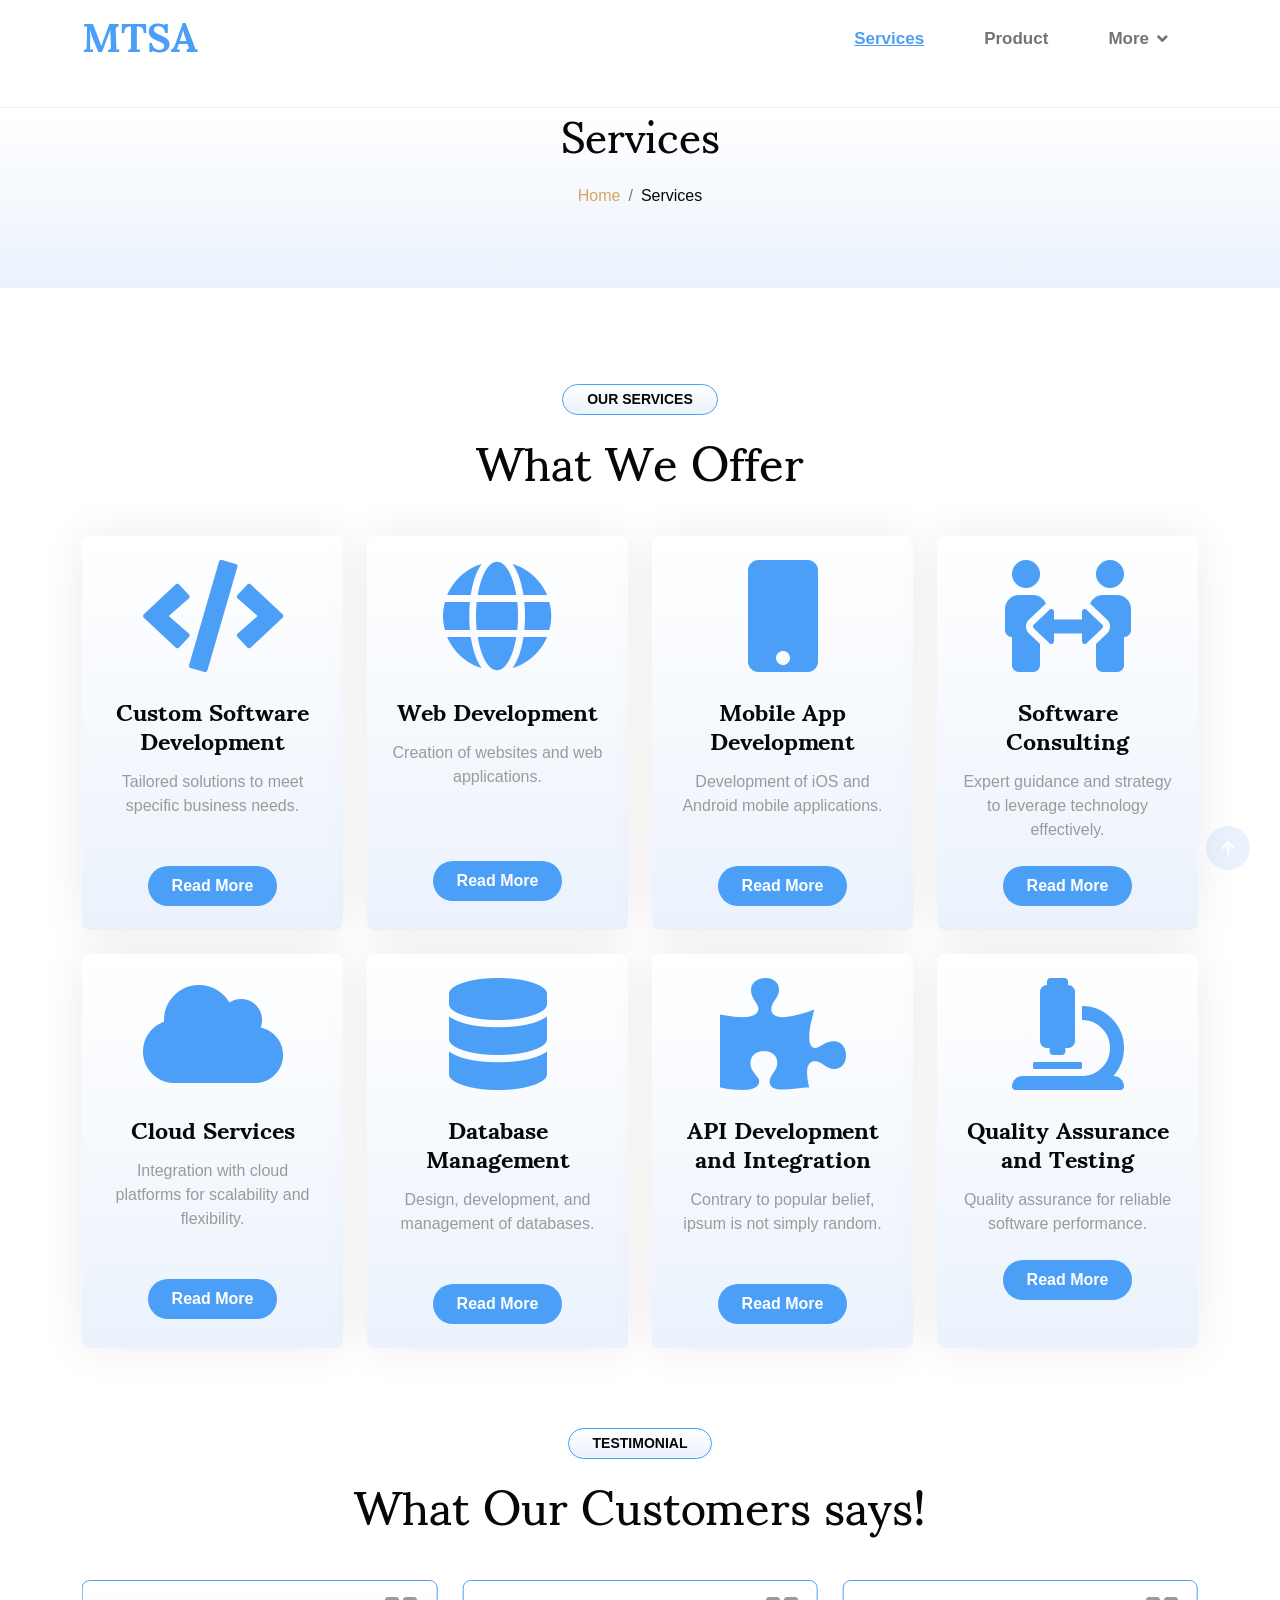
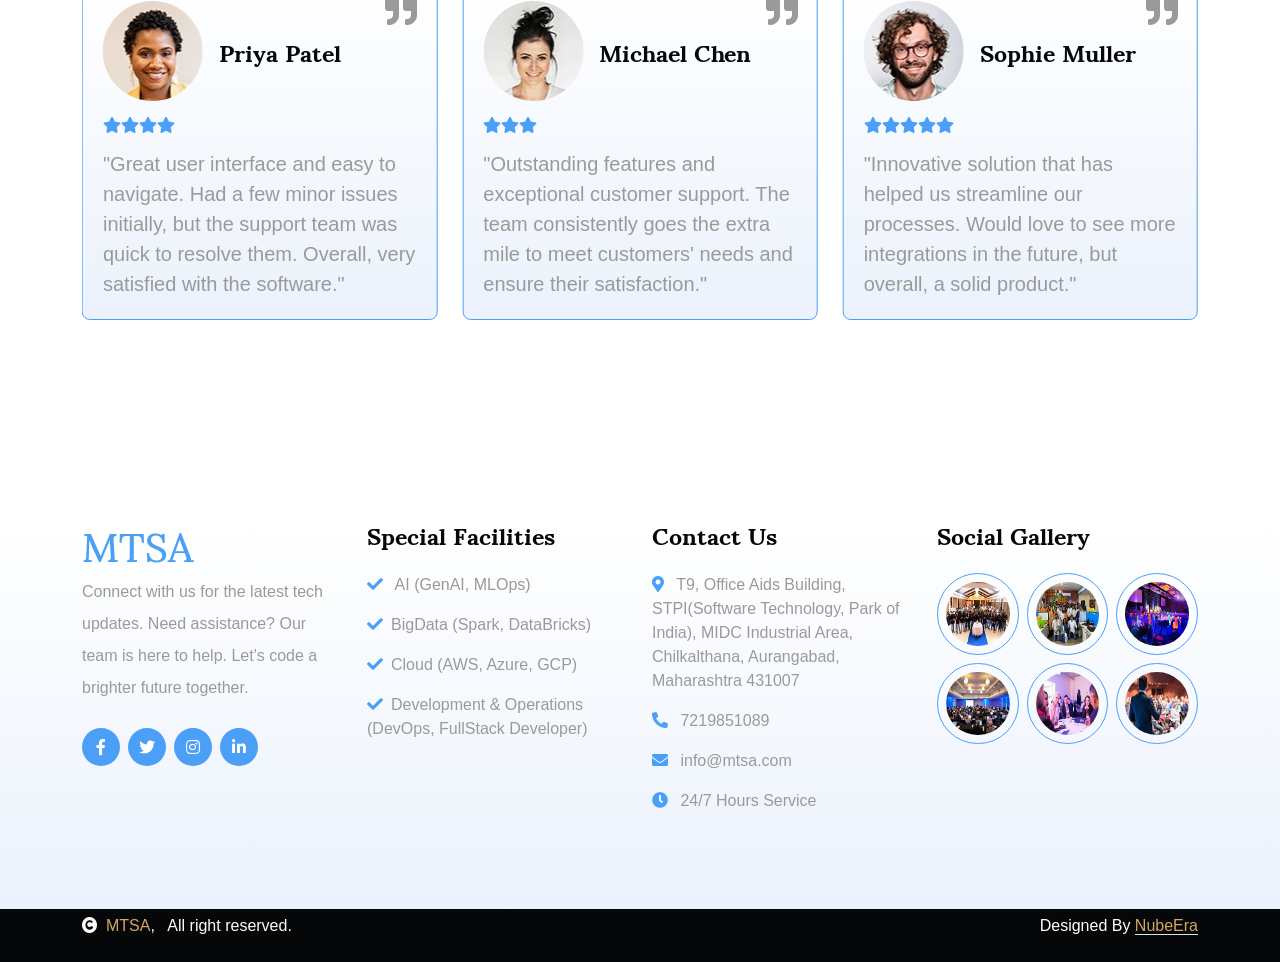
<file: services.html>
<!DOCTYPE html>
<html lang="en">

    <head>
        <meta charset="utf-8">
        <title>MTSA (DataNerv)</title>
        <meta content="width=device-width, initial-scale=1.0" name="viewport">
        <meta content="" name="keywords">
        <meta content="" name="description">

        <!-- Google Web Fonts -->
        <link rel="preconnect" href="https://fonts.googleapis.com">
        <link rel="preconnect" href="https://fonts.gstatic.com" crossorigin>
        <link href="https://fonts.googleapis.com/css2?family=Sumana:wght@400;700&display=swap" rel="stylesheet">

        <!-- Icon Font Stylesheet -->
        <link rel="stylesheet" href="https://use.fontawesome.com/releases/v5.15.4/css/all.css"/>
        <link href="https://cdn.jsdelivr.net/npm/bootstrap-icons@1.4.1/font/bootstrap-icons.css" rel="stylesheet">

        <!-- Libraries Stylesheet -->
        <link href="lib/animate/animate.min.css" rel="stylesheet">
        <link href="lib/lightbox/css/lightbox.min.css" rel="stylesheet">
        <link href="lib/owlcarousel/owl.carousel.min.css" rel="stylesheet">

        <!-- Customized Bootstrap Stylesheet -->
        <link href="css/bootstrap.min.css" rel="stylesheet">

        <!-- Template Stylesheet -->
        <link href="css/style.css" rel="stylesheet">
        <link href="css/slider.css" rel="stylesheet">

    </head>

    <body>

        <!-- Spinner Start -->
        <div id="spinner" class="show w-100 vh-100 bg-white position-fixed translate-middle top-50 start-50  d-flex align-items-center justify-content-center">
            <div class="spinner-grow text-primary" role="status"></div>
        </div>
        <!-- Spinner End -->


        <!-- Navbar start -->
        <div class="container-fluid nav-bar">
            <div class="container">
                <nav class="navbar navbar-light navbar-expand-lg py-4">
                    <a href="index.html" class="navbar-brand">
                        <h1 class="text-primary fw-bold mb-0 words-size">MTSA<span class="text-dark"></span> </h1>
                    </a>
                    <button class="navbar-toggler py-2 px-3" type="button" data-bs-toggle="collapse"
                        data-bs-target="#navbarCollapse">
                        <span class="fa fa-bars text-primary"></span>
                    </button>
                    <div class="collapse navbar-collapse justify-content-end" id="navbarCollapse">
                        <div class="navbar-nav">
                            <a href="services.html" class="nav-item nav-link active">Services</a>
                            <a href="product.html" class="nav-item nav-link">Product</a>
                            <div class="nav-item dropdown">
                                <a href="#" class="nav-link dropdown-toggle" data-bs-toggle="dropdown">More</a>
                                <div class="dropdown-menu bg-light">
                                    <a href="contact.html" class="dropdown-item">Contact</a>
                                    <a href="#" class="dropdown-item">Careers</a>
                                    <a href="team.html" class="dropdown-item">Team</a>
                                </div>
                            </div>
                        </div>
                        <!-- <button class="btn-search btn btn-primary btn-md-square me-4 rounded-circle d-none d-lg-inline-flex"
                            data-bs-toggle="modal" data-bs-target="#searchModal"><i class="fas fa-search"></i></button>
                        <a href="" class="btn btn-primary py-2 px-4 d-none d-xl-inline-block rounded-pill">Book Now</a> -->
                    </div>
                </nav>
            </div>
        </div>
        <!-- Navbar End -->


        <!-- Modal Search Start -->
        <div class="modal fade" id="searchModal" tabindex="-1" aria-labelledby="exampleModalLabel" aria-hidden="true">
            <div class="modal-dialog modal-fullscreen">
                <div class="modal-content rounded-0">
                    <div class="modal-header">
                        <h5 class="modal-title" id="exampleModalLabel">Search by keyword</h5>
                        <button type="button" class="btn-close" data-bs-dismiss="modal" aria-label="Close"></button>
                    </div>
                    <div class="modal-body d-flex align-items-center">
                        <div class="input-group w-75 mx-auto d-flex">
                            <input type="search" class="form-control bg-transparent p-3" placeholder="keywords" aria-describedby="search-icon-1">
                            <span id="search-icon-1" class="input-group-text p-3"><i class="fa fa-search"></i></span>
                        </div>
                    </div>
                </div>
            </div>
        </div>
        <!-- Modal Search End -->


        <!-- Hero Start -->
        <div class="container-fluid bg-light py-6 my-6 mt-0">
            <div class="container text-center animated bounceInDown">
                <h1 class="display-1 mb-4">Services</h1>
                <ol class="breadcrumb justify-content-center mb-0 animated bounceInDown">
                    <li class="breadcrumb-item"><a href="#">Home</a></li>
                    <!-- <li class="breadcrumb-item"><a href="#">Pages</a></li> -->
                    <li class="breadcrumb-item text-dark" aria-current="page">Services</li>
                </ol>
            </div>
        </div>
        <!-- Hero End -->


        <!-- Service Start -->
        <div class="container-fluid service py-6">
            <div class="container">
                <div class="text-center wow bounceInUp" data-wow-delay="0.1s">
                    <small
                        class="d-inline-block fw-bold text-dark text-uppercase bg-light border border-primary rounded-pill px-4 py-1 mb-3">Our
                        Services</small>
                    <h1 class="display-5 mb-5">What We Offer</h1>
                </div>
                <div class="row g-4">
                    <div class="col-lg-3 col-md-6 col-sm-12 wow bounceInUp" data-wow-delay="0.1s">
                        <div class="bg-light rounded service-item">
                            <div class="service-content d-flex align-items-center justify-content-center p-4">
                                <div class="service-content-icon text-center">
                                    <i class="fas fa-solid fa-code fa-7x text-primary mb-4"></i>
                                    <h4 class="mb-3">Custom Software Development</h4>
                                    <p class="mb-4">Tailored solutions to meet specific business needs.</p><br>
                                    <a href="#" class="btn btn-primary px-4 py-2 rounded-pill">Read More</a>
                                </div>
                            </div>
                        </div>
                    </div>
                    <div class="col-lg-3 col-md-6 col-sm-12 wow bounceInUp" data-wow-delay="0.3s">
                        <div class="bg-light rounded service-item">
                            <div class="service-content d-flex align-items-center justify-content-center p-4">
                                <div class="service-content-icon text-center">
                                    <!-- <i class="fas fa-pizza-slice fa-7x text-primary mb-4"></i> -->
                                    <i class="fas fa-solid fa-globe fa-7x text-primary mb-4"></i>
                                    <h4 class="mb-3">Web Development</h4>
                                    <p class="mb-4"> Creation of websites and web applications.</p><br><br>
                                    <a href="#" class="btn btn-primary px-4 py-2 rounded-pill">Read More</a>
                                </div>
                            </div>
                        </div>
                    </div>
                    <div class="col-lg-3 col-md-6 col-sm-12 wow bounceInUp" data-wow-delay="0.5s">
                        <div class="bg-light rounded service-item">
                            <div class="service-content d-flex align-items-center justify-content-center p-4">
                                <div class="service-content-icon text-center">
                                    <!-- <i class="fas fa-hotdog fa-7x text-primary mb-4"></i> -->
                                    <i class="fas fa-solid fa-mobile fa-7x text-primary mb-4"></i>
                                    <h4 class="mb-3">Mobile App Development</h4>
                                    <p class="mb-4">Development of iOS and Android mobile applications.</p><br>
                                    <a href="#" class="btn btn-primary px-4 py-2 rounded-pill">Read More</a>
                                </div>
                            </div>
                        </div>
                    </div>
                    <div class="col-lg-3 col-md-6 col-sm-12 wow bounceInUp" data-wow-delay="0.7s">
                        <div class="bg-light rounded service-item">
                            <div class="service-content d-flex align-items-center justify-content-center p-4">
                                <div class="service-content-icon text-center">
                                    <!-- <i class="fas fa-hamburger fa-7x text-primary mb-4"></i> -->
                                    <i class="fas fa-solid fa-people-arrows fa-7x text-primary mb-4"></i>
                                    <h4 class="mb-3">Software Consulting</h4>
                                    <p class="mb-4">Expert guidance and strategy to leverage technology effectively.</p>
                                    <a href="#" class="btn btn-primary px-4 py-2 rounded-pill">Read More</a>
                                </div>
                            </div>
                        </div>
                    </div>
                    <div class="col-lg-3 col-md-6 col-sm-12 wow bounceInUp" data-wow-delay="0.1s">
                        <div class="bg-light rounded service-item">
                            <div class="service-content d-flex align-items-center justify-content-center p-4">
                                <div class="service-content-icon text-center">
                                    <i class="fa fa-solid fa-cloud fa-7x text-primary mb-4"></i>
                                    <h4 class="mb-3">Cloud Services</h4>
                                    <p class="mb-4">Integration with cloud platforms for scalability and flexibility.</p>
                                    <br>
                                    <a href="#" class="btn btn-primary px-4 py-2 rounded-pill">Read More</a>
                                </div>
                            </div>
                        </div>
                    </div>
                    <div class="col-lg-3 col-md-6 col-sm-12 wow bounceInUp" data-wow-delay="0.3s">
                        <div class="bg-light rounded service-item">
                            <div class="service-content d-flex align-items-center justify-content-center p-4">
                                <div class="service-content-icon text-center">
                                    <i class="fas fa-database fa-7x text-primary mb-4"></i>
                                    <h4 class="mb-3">Database Management</h4>
                                    <p class="mb-4">Design, development, and management of databases.</p><br>
                                    <a href="#" class="btn btn-primary px-4 py-2 rounded-pill">Read More</a>
                                </div>
                            </div>
                        </div>
                    </div>
                    <div class="col-lg-3 col-md-6 col-sm-12 wow bounceInUp" data-wow-delay="0.5s">
                        <div class="bg-light rounded service-item">
                            <div class="service-content d-flex align-items-center justify-content-center p-4">
                                <div class="service-content-icon text-center">
                                    <i class=" fas fa-solid fa-puzzle-piece fa-7x text-primary mb-4"></i>
                                    <h4 class="mb-3">API Development and Integration</h4>
                                    <p class="mb-4">Contrary to popular belief, ipsum is not simply random.</p><br>
                                    <a href="#" class="btn btn-primary px-4 py-2 rounded-pill">Read More</a>
                                </div>
                            </div>
                        </div>
                    </div>
                    <div class="col-lg-3 col-md-6 col-sm-12 wow bounceInUp" data-wow-delay="0.7s">
                        <div class="bg-light rounded service-item">
                            <div class="service-content d-flex align-items-center justify-content-center p-4">
                                <div class="service-content-icon text-center">
                                    <i class="fa fa-solid fa-microscope fa-7x text-primary mb-4"></i>
                                    <h4 class="mb-3">Quality Assurance and Testing</h4>
                                    <p class="mb-4">Quality assurance for reliable software performance.</p>
                                    <a href="#" class="btn btn-primary px-4 py-2 rounded-pill">Read More</a>
                                </div>
                            </div>
                        </div>
                    </div>
                </div>
            </div>
        </div>
        <!-- Service End -->


        <!-- Testimonial Start -->
        <div class="container-fluid py-6">
            <div class="container">
                <div class="text-center wow bounceInUp" data-wow-delay="0.1s">
                    <small
                        class="d-inline-block fw-bold text-dark text-uppercase bg-light border border-primary rounded-pill px-4 py-1 mb-3">Testimonial</small>
                    <h1 class="display-5 mb-5">What Our Customers says!</h1>
                </div>
                <div class="owl-carousel owl-theme testimonial-carousel testimonial-carousel-1 mb-4 wow bounceInUp"
                    data-wow-delay="0.1s">
                    <div class="testimonial-item rounded bg-light">
                        <div class="d-flex mb-3">
                            <img src="img/testimonial-1.jpg" class="img-fluid rounded-circle flex-shrink-0" alt="">
                            <div class="position-absolute" style="top: 15px; right: 20px;">
                                <i class="fa fa-quote-right fa-2x"></i>
                            </div>
                            <div class="ps-3 my-auto">
                                <h4 class="mb-0">John Smith </h4>
                            </div>
                        </div>
                        <div class="testimonial-content">
                            <div class="d-flex">
                                <i class="fas fa-star text-primary"></i>
                                <i class="fas fa-star text-primary"></i>
                                <i class="fas fa-star text-primary"></i>
                            </div>
                            <p class="fs-5 m-0 pt-3">"Exceptional software! Our team has been using it for months now, and
                                it has completely transformed our workflow. Highly recommended!"</p>
                        </div>
                    </div>
                    <div class="testimonial-item rounded bg-light">
                        <div class="d-flex mb-3">
                            <img src="img/testimonial-2.jpg" class="img-fluid rounded-circle flex-shrink-0" alt="">
                            <div class="position-absolute" style="top: 15px; right: 20px;">
                                <i class="fa fa-quote-right fa-2x"></i>
                            </div>
                            <div class="ps-3 my-auto">
                                <h4 class="mb-0">Priya Patel </h4>
                            </div>
                        </div>
                        <div class="testimonial-content">
                            <div class="d-flex">
                                <i class="fas fa-star text-primary"></i>
                                <i class="fas fa-star text-primary"></i>
                                <i class="fas fa-star text-primary"></i>
                                <i class="fas fa-star text-primary"></i>
                            </div>
                            <p class="fs-5 m-0 pt-3">"Great user interface and easy to navigate. Had a few minor issues
                                initially, but the support team was quick to resolve them. Overall, very satisfied with the
                                software."</p>
                        </div>
                    </div>
                    <div class="testimonial-item rounded bg-light">
                        <div class="d-flex mb-3">
                            <img src="img/testimonial-3.jpg" class="img-fluid rounded-circle flex-shrink-0" alt="">
                            <div class="position-absolute" style="top: 15px; right: 20px;">
                                <i class="fa fa-quote-right fa-2x"></i>
                            </div>
                            <div class="ps-3 my-auto">
                                <h4 class="mb-0">Michael Chen</h4>
                            </div>
                        </div>
                        <div class="testimonial-content">
                            <div class="d-flex">
                                <i class="fas fa-star text-primary"></i>
                                <i class="fas fa-star text-primary"></i>
                                <i class="fas fa-star text-primary"></i>
                            </div>
                            <p class="fs-5 m-0 pt-3">"Outstanding features and exceptional customer support. The team
                                consistently goes the extra mile to meet customers' needs and ensure their satisfaction."
                            </p>
                        </div>
                    </div>
                    <div class="testimonial-item rounded bg-light">
                        <div class="d-flex mb-3">
                            <img src="img/testimonial-4.jpg" class="img-fluid rounded-circle flex-shrink-0" alt="">
                            <div class="position-absolute" style="top: 15px; right: 20px;">
                                <i class="fa fa-quote-right fa-2x"></i>
                            </div>
                            <div class="ps-3 my-auto">
                                <h4 class="mb-0">Sophie Muller</h4>
                            </div>
                        </div>
                        <div class="testimonial-content">
                            <div class="d-flex">
                                <i class="fas fa-star text-primary"></i>
                                <i class="fas fa-star text-primary"></i>
                                <i class="fas fa-star text-primary"></i>
                                <i class="fas fa-star text-primary"></i>
                                <i class="fas fa-star text-primary"></i>
                            </div>
                            <p class="fs-5 m-0 pt-3">"Innovative solution that has helped us streamline our processes. Would
                                love to see more integrations in the future, but overall, a solid product."</p>
                        </div>
                    </div>
                </div>
                <!-- <div class="owl-carousel testimonial-carousel testimonial-carousel-2 wow bounceInUp" data-wow-delay="0.3s">
                    <div class="testimonial-item rounded bg-light">
                        <div class="d-flex mb-3">
                            <img src="img/testimonial-1.jpg" class="img-fluid rounded-circle flex-shrink-0" alt="">
                            <div class="position-absolute" style="top: 15px; right: 20px;">
                                <i class="fa fa-quote-right fa-2x"></i>
                            </div>
                            <div class="ps-3 my-auto">
                                <h4 class="mb-0">Person Name</h4>
                                <p class="m-0">Profession</p>
                            </div>
                        </div>
                        <div class="testimonial-content">
                            <div class="d-flex">
                                <i class="fas fa-star text-primary"></i>
                                <i class="fas fa-star text-primary"></i>
                                <i class="fas fa-star text-primary"></i>
                                <i class="fas fa-star text-primary"></i>
                                <i class="fas fa-star text-primary"></i>
                            </div>
                            <p class="fs-5 m-0 pt-3">Lorem ipsum dolor sit amet elit, sed do eiusmod tempor ut labore et
                                dolore magna aliqua.</p>
                        </div>
                    </div>
                    <div class="testimonial-item rounded bg-light">
                        <div class="d-flex mb-3">
                            <img src="img/testimonial-2.jpg" class="img-fluid rounded-circle flex-shrink-0" alt="">
                            <div class="position-absolute" style="top: 15px; right: 20px;">
                                <i class="fa fa-quote-right fa-2x"></i>
                            </div>
                            <div class="ps-3 my-auto">
                                <h4 class="mb-0">Person Name</h4>
                                <p class="m-0">Profession</p>
                            </div>
                        </div>
                        <div class="testimonial-content">
                            <div class="d-flex">
                                <i class="fas fa-star text-primary"></i>
                                <i class="fas fa-star text-primary"></i>
                                <i class="fas fa-star text-primary"></i>
                                <i class="fas fa-star text-primary"></i>
                                <i class="fas fa-star text-primary"></i>
                            </div>
                            <p class="fs-5 m-0 pt-3">Lorem ipsum dolor sit amet elit, sed do eiusmod tempor ut labore et
                                dolore magna aliqua.</p>
                        </div>
                    </div>
                    <div class="testimonial-item rounded bg-light">
                        <div class="d-flex mb-3">
                            <img src="img/testimonial-3.jpg" class="img-fluid rounded-circle flex-shrink-0" alt="">
                            <div class="position-absolute" style="top: 15px; right: 20px;">
                                <i class="fa fa-quote-right fa-2x"></i>
                            </div>
                            <div class="ps-3 my-auto">
                                <h4 class="mb-0">Person Name</h4>
                                <p class="m-0">Profession</p>
                            </div>
                        </div>
                        <div class="testimonial-content">
                            <div class="d-flex">
                                <i class="fas fa-star text-primary"></i>
                                <i class="fas fa-star text-primary"></i>
                                <i class="fas fa-star text-primary"></i>
                                <i class="fas fa-star text-primary"></i>
                                <i class="fas fa-star text-primary"></i>
                            </div>
                            <p class="fs-5 m-0 pt-3">Lorem ipsum dolor sit amet elit, sed do eiusmod tempor ut labore et
                                dolore magna aliqua.</p>
                        </div>
                    </div>
                    <div class="testimonial-item rounded bg-light">
                        <div class="d-flex mb-3">
                            <img src="img/testimonial-4.jpg" class="img-fluid rounded-circle flex-shrink-0" alt="">
                            <div class="position-absolute" style="top: 15px; right: 20px;">
                                <i class="fa fa-quote-right fa-2x"></i>
                            </div>
                            <div class="ps-3 my-auto">
                                <h4 class="mb-0">Person Name</h4>
                                <p class="m-0">Profession</p>
                            </div>
                        </div>
                        <div class="testimonial-content">
                            <div class="d-flex">
                                <i class="fas fa-star text-primary"></i>
                                <i class="fas fa-star text-primary"></i>
                                <i class="fas fa-star text-primary"></i>
                                <i class="fas fa-star text-primary"></i>
                                <i class="fas fa-star text-primary"></i>
                            </div>
                            <p class="fs-5 m-0 pt-3">Lorem ipsum dolor sit amet elit, sed do eiusmod tempor ut labore et
                                dolore magna aliqua.</p>
                        </div>
                    </div>
                </div> -->
            </div>
        </div>
        <!-- Testimonial End -->


        <!-- Footer Start -->
    <div class="container-fluid footer py-6 my-6 mb-0 bg-light wow bounceInUp" data-wow-delay="0.1s">
        <div class="container">
            <div class="row">
                <div class="col-lg-3 col-md-6">
                    <div class="footer-item">
                        <h1 class="text-primary">MTSA<span class="text-dark"></span></h1>
                        <p class="lh-lg mb-4">
                            Connect with us for the latest tech updates. Need assistance? Our team is here to help.
                            Let's code a brighter future together.</p>
                        <div class="footer-icon d-flex">
                            <a class="btn btn-primary btn-sm-square me-2 rounded-circle" href=""><i
                                    class="fab fa-facebook-f"></i></a>
                            <a class="btn btn-primary btn-sm-square me-2 rounded-circle" href=""><i
                                    class="fab fa-twitter"></i></a>
                            <a href="#" class="btn btn-primary btn-sm-square me-2 rounded-circle"><i
                                    class="fab fa-instagram"></i></a>
                            <a href="#" class="btn btn-primary btn-sm-square rounded-circle"><i
                                    class="fab fa-linkedin-in"></i></a>
                        </div>
                    </div>
                </div>
                <div class="col-lg-3 col-md-6">
                    <div class="footer-item">
                        <h4 class="mb-4">Special Facilities</h4>
                        <div class="d-flex flex-column align-items-start">
                            <a class="text-body mb-3" href=""><i class="fa fa-check text-primary me-2"></i>
                                AI (GenAI, MLOps)</a>
                            <a class="text-body mb-3" href=""><i class="fa fa-check text-primary me-2"></i>BigData (Spark, DataBricks)</a>
                            <a class="text-body mb-3" href=""><i class="fa fa-check text-primary me-2"></i>Cloud (AWS, Azure, GCP)</a>
                            <a class="text-body mb-3" href=""><i class="fa fa-check text-primary me-2"></i>Development & Operations (DevOps, FullStack Developer)</a>
                        </div>
                    </div>
                </div>
                <div class="col-lg-3 col-md-6">
                    <div class="footer-item">
                        <h4 class="mb-4">Contact Us</h4>
                        <div class="d-flex flex-column align-items-start">
                            <p><i class="fa fa-map-marker-alt text-primary me-2"></i> T9, Office Aids Building,
                                STPI(Software Technology, Park of India), MIDC Industrial Area, Chilkalthana,
                                Aurangabad,
                                Maharashtra 431007</p>
                            <p><i class="fa fa-phone-alt text-primary me-2"></i> 7219851089</p>
                            <p><i class="fas fa-envelope text-primary me-2"></i> info@mtsa.com</p>
                            <p><i class="fa fa-clock text-primary me-2"></i> 24/7 Hours Service</p>
                        </div>
                    </div>
                </div>
                <div class="col-lg-3 col-md-6">
                    <div class="footer-item">
                        <h4 class="mb-4">Social Gallery</h4>
                        <div class="row g-2">
                            <div class="col-4">
                                <img src="img/footer-img-1.jpg"
                                    class="img-fluid rounded-circle border border-primary p-2" alt="">
                            </div>
                            <div class="col-4">
                                <img src="img/footer-img-2.jpg"
                                    class="img-fluid rounded-circle border border-primary p-2" alt="">
                            </div>
                            <div class="col-4">
                                <img src="img/footer-img-3.jpg"
                                    class="img-fluid rounded-circle border border-primary p-2" alt="">
                            </div>
                            <div class="col-4">
                                <img src="img/footer-img-4.jpg"
                                    class="img-fluid rounded-circle border border-primary p-2" alt="">
                            </div>
                            <div class="col-4">
                                <img src="img/footer-img-5.jpg"
                                    class="img-fluid rounded-circle border border-primary p-2" alt="">
                            </div>
                            <div class="col-4">
                                <img src="img/footer-img-6.jpg"
                                    class="img-fluid rounded-circle border border-primary p-2" alt="">
                            </div>
                        </div>
                    </div>
                </div>
            </div>
        </div>
    </div>
    <!-- Footer End -->


    <!-- Copyright Start -->
    <div class="container-fluid copyright bg-dark py-4">
        <div class="container">
            <div class="row">
                <div class="col-md-6 text-center text-md-start mb-3 mb-md-0">
                    <span class="text-light"><a href="#"><i class="fas fa-copyright text-light me-2"></i>MTSA</a>,
                        &nbsp; All right reserved.</span>
                </div>
                <div class="col-md-6 my-auto text-center text-md-end text-white">
                    <!--/*** This template is free as long as you keep the below author’s credit link/attribution link/backlink. ***/-->
                    <!--/*** If you'd like to use the template without the below author’s credit link/attribution link/backlink, ***/-->
                    <!--/*** you can purchase the Credit Removal License from "https://htmlcodex.com/credit-removal". ***/-->
                    Designed By <a class="border-bottom" href="https://nubeera.com/index.html"></a><a
                        class="border-bottom" href="https://themewagon.com">NubeEra</a>
                </div>
            </div>
        </div>
    </div>
    <!-- Copyright End -->


        <!-- Back to Top -->
        <a href="#" class="btn btn-md-square btn-primary rounded-circle back-to-top"><i class="fa fa-arrow-up"></i></a>   

        
    <!-- JavaScript Libraries -->
    <script src="https://ajax.googleapis.com/ajax/libs/jquery/1.12.4/jquery.min.js"></script>
    <script src="https://cdn.jsdelivr.net/npm/bootstrap@5.0.0/dist/js/bootstrap.bundle.min.js"></script>
    <script src="lib/wow/wow.min.js"></script>
    <script src="lib/easing/easing.min.js"></script>
    <script src="lib/waypoints/waypoints.min.js"></script>
    <script src="lib/counterup/counterup.min.js"></script>
    <script src="lib/lightbox/js/lightbox.min.js"></script>
    <script src="lib/owlcarousel/owl.carousel.min.js"></script>

    <!-- Template Javascript -->
    <script src="js/main.js"></script>
    <script src="js/slider.js"></script>

    </body>

</html>
</file>
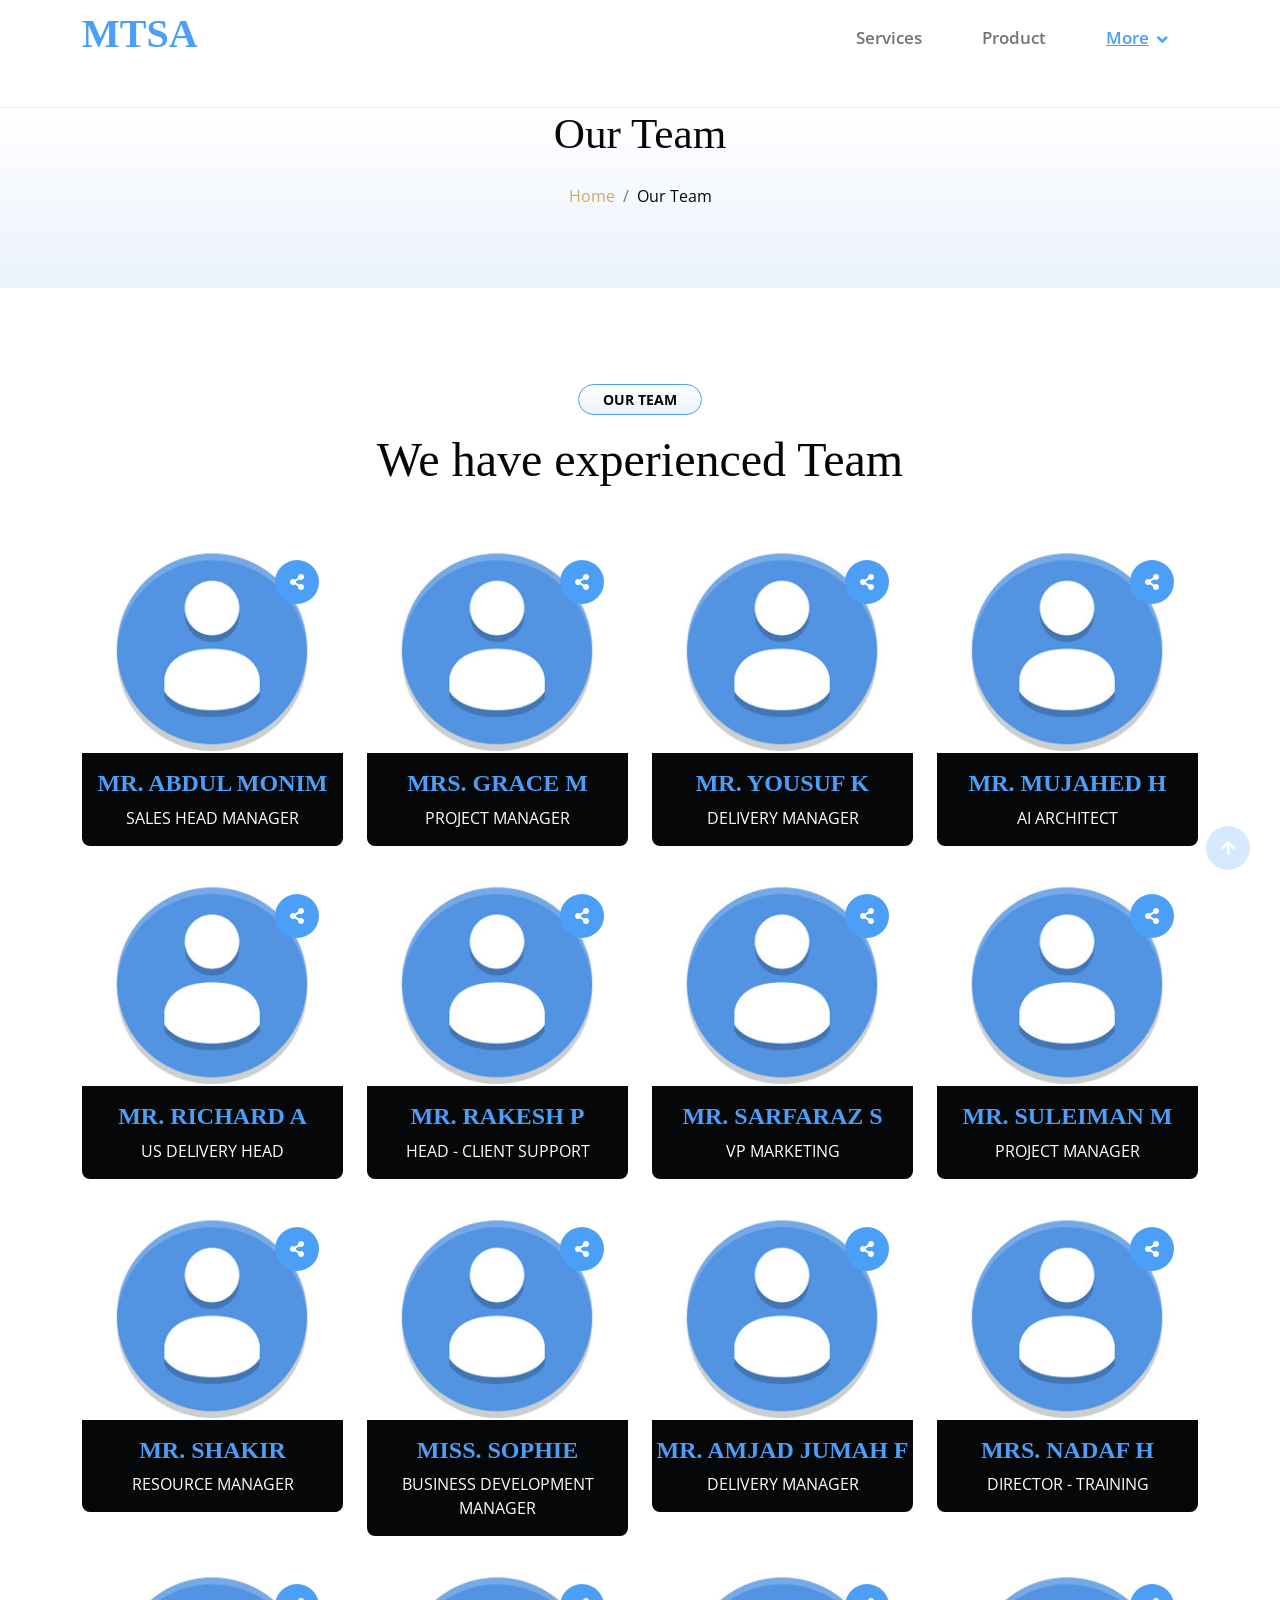
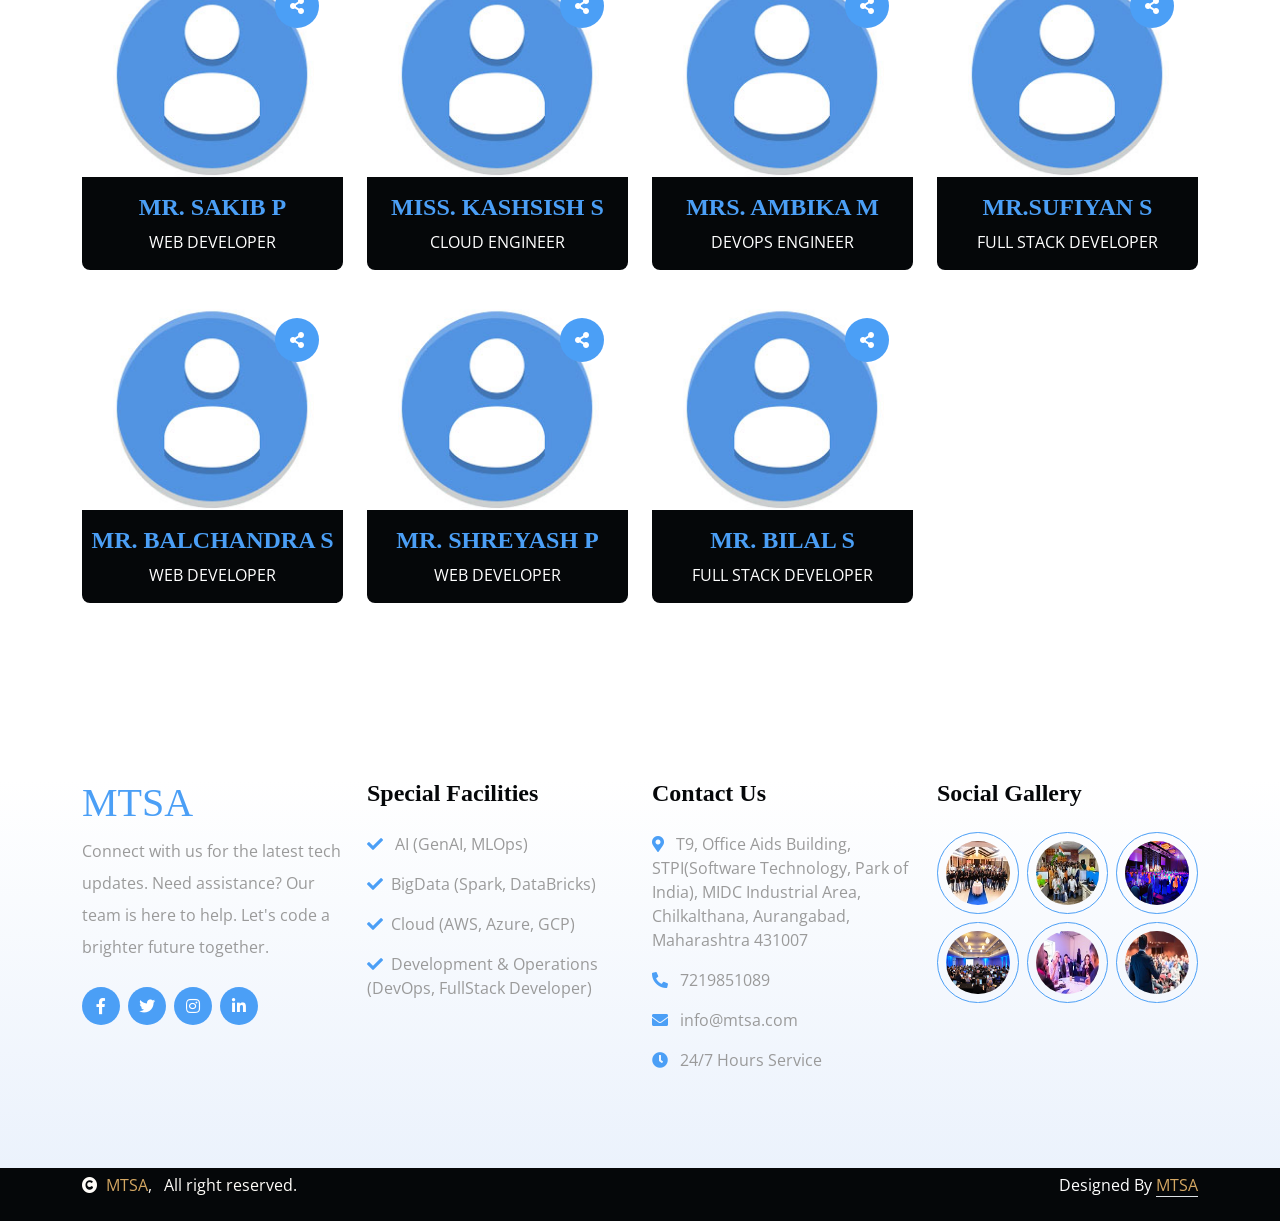
<file: team.html>
<!DOCTYPE html>
<html lang="en">

    <head>
        <meta charset="utf-8">
        <title>MTSA (DataNerv)</title>
        <meta content="width=device-width, initial-scale=1.0" name="viewport">
        <meta content="" name="keywords">
        <meta content="" name="description">

        <!-- Google Web Fonts -->
        <link rel="preconnect" href="https://fonts.googleapis.com">
        <link rel="preconnect" href="https://fonts.gstatic.com" crossorigin>
        <link href="https://fonts.googleapis.com/css2?family=Open+Sans:wght@400;600&family=Playball&display=swap" rel="stylesheet">

        <!-- Icon Font Stylesheet -->
        <link rel="stylesheet" href="https://use.fontawesome.com/releases/v5.15.4/css/all.css"/>
        <link href="https://cdn.jsdelivr.net/npm/bootstrap-icons@1.4.1/font/bootstrap-icons.css" rel="stylesheet">

        <!-- Libraries Stylesheet -->
        <link href="lib/animate/animate.min.css" rel="stylesheet">
        <link href="lib/lightbox/css/lightbox.min.css" rel="stylesheet">
        <link href="lib/owlcarousel/owl.carousel.min.css" rel="stylesheet">

        <!-- Customized Bootstrap Stylesheet -->
        <link href="css/bootstrap.min.css" rel="stylesheet">

        <!-- Template Stylesheet -->
        <link href="css/style.css" rel="stylesheet">
        <link href="css/slider.css" rel="stylesheet">

    </head>

    <body>

        <!-- Spinner Start -->
        <div id="spinner" class="show w-100 vh-100 bg-white position-fixed translate-middle top-50 start-50  d-flex align-items-center justify-content-center">
            <div class="spinner-grow text-primary" role="status"></div>
        </div>
        <!-- Spinner End -->


        <!-- Navbar start -->
        <div class="container-fluid nav-bar">
            <div class="container">
                <nav class="navbar navbar-light navbar-expand-lg py-4">
                    <a href="index.html" class="navbar-brand">
                        <h1 class="text-primary fw-bold mb-0 words-size">MTSA<span class="text-dark"></span> </h1>
                    </a>
                    <button class="navbar-toggler py-2 px-3" type="button" data-bs-toggle="collapse"
                        data-bs-target="#navbarCollapse">
                        <span class="fa fa-bars text-primary"></span>
                    </button>
                    <div class="collapse navbar-collapse justify-content-end" id="navbarCollapse">
                        <div class="navbar-nav">
                            <a href="services.html" class="nav-item nav-link">Services</a>
                            <a href="product.html" class="nav-item nav-link">Product</a>
                            <div class="nav-item dropdown">
                                <a href="#" class="nav-link dropdown-toggle active" data-bs-toggle="dropdown">More</a>
                                <div class="dropdown-menu bg-light">
                                    <a href="contact.html" class="dropdown-item">Contact</a>
                                    <a href="#" class="dropdown-item">Careers</a>
                                    <a href="team.html" class="dropdown-item">Team</a>
                                </div>
                            </div>
                        </div>
                        <!-- <button class="btn-search btn btn-primary btn-md-square me-4 rounded-circle d-none d-lg-inline-flex"
                            data-bs-toggle="modal" data-bs-target="#searchModal"><i class="fas fa-search"></i></button>
                        <a href="" class="btn btn-primary py-2 px-4 d-none d-xl-inline-block rounded-pill">Book Now</a> -->
                    </div>
                </nav>
            </div>
        </div>
        <!-- Navbar End -->


        <!-- Modal Search Start -->
        <div class="modal fade" id="searchModal" tabindex="-1" aria-labelledby="exampleModalLabel" aria-hidden="true">
            <div class="modal-dialog modal-fullscreen">
                <div class="modal-content rounded-0">
                    <div class="modal-header">
                        <h5 class="modal-title" id="exampleModalLabel">Search by keyword</h5>
                        <button type="button" class="btn-close" data-bs-dismiss="modal" aria-label="Close"></button>
                    </div>
                    <div class="modal-body d-flex align-items-center">
                        <div class="input-group w-75 mx-auto d-flex">
                            <input type="search" class="form-control bg-transparent p-3" placeholder="keywords" aria-describedby="search-icon-1">
                            <span id="search-icon-1" class="input-group-text p-3"><i class="fa fa-search"></i></span>
                        </div>
                    </div>
                </div>
            </div>
        </div>
        <!-- Modal Search End -->


        <!-- Hero Start -->
        <div class="container-fluid bg-light py-6 my-6 mt-0">
            <div class="container text-center animated bounceInDown">
                <h1 class="display-1 mb-4">Our Team</h1>
                <ol class="breadcrumb justify-content-center mb-0 animated bounceInDown">
                    <li class="breadcrumb-item"><a href="#">Home</a></li>
                    <li class="breadcrumb-item text-dark" aria-current="page">Our Team</li>
                </ol>
            </div>
        </div>
        <!-- Hero End -->


        <!-- Team Start -->
        <div class="container-fluid team py-6">
            <div class="container">
                <div class="text-center wow bounceInUp" data-wow-delay="0.1s">
                    <small class="d-inline-block fw-bold text-dark text-uppercase bg-light border border-primary rounded-pill px-4 py-1 mb-3">Our Team</small>
                    <h1 class="display-5 mb-5">We have experienced Team</h1>
                </div>
                <div class="row g-4">
                    <div class="col-lg-3 col-md-6 wow bounceInUp" data-wow-delay="0.1s">
                        <div class="team-item rounded">
                            <img class="img-fluid rounded-top img-height" src="img/team.jpg" alt="">
                            <div class="team-content text-center py-3 bg-dark rounded-bottom">
                                <h4 class="text-primary">MR. ABDUL MONIM</h4>
                                <p class="text-white mb-0">SALES HEAD MANAGER</p>
                            </div>
                            <div class="team-icon d-flex flex-column justify-content-center m-4">
                                <a class="share btn btn-primary btn-md-square rounded-circle mb-2" href=""><i class="fas fa-share-alt"></i></a>
                                <a class="share-link btn btn-primary btn-md-square rounded-circle mb-2" href=""><i class="fab fa-facebook-f"></i></a>
                                <a class="share-link btn btn-primary btn-md-square rounded-circle mb-2" href=""><i class="fab fa-twitter"></i></a>
                                <a class="share-link btn btn-primary btn-md-square rounded-circle mb-2" href=""><i class="fab fa-instagram"></i></a>
                            </div>
                        </div>
                    </div>

                    <div class="col-lg-3 col-md-6 wow bounceInUp" data-wow-delay="0.3s">
                        <div class="team-item rounded">
                            <img class="img-fluid rounded-top " src="img/team.jpg" alt="">
                            <div class="team-content text-center py-3 bg-dark rounded-bottom">
                                <h4 class="text-primary">MRS. GRACE M</h4>
                                <p class="text-white mb-0">PROJECT MANAGER</p>
                            </div>
                            <div class="team-icon d-flex flex-column justify-content-center m-4">
                                <a class="share btn btn-primary btn-md-square rounded-circle mb-2" href=""><i class="fas fa-share-alt"></i></a>
                                <a class="share-link btn btn-primary btn-md-square rounded-circle mb-2" href=""><i class="fab fa-facebook-f"></i></a>
                                <a class="share-link btn btn-primary btn-md-square rounded-circle mb-2" href=""><i class="fab fa-twitter"></i></a>
                                <a class="share-link btn btn-primary btn-md-square rounded-circle mb-2" href=""><i class="fab fa-instagram"></i></a>
                            </div>
                        </div>
                    </div>

                    <div class="col-lg-3 col-md-6 wow bounceInUp" data-wow-delay="0.5s">
                        <div class="team-item rounded">
                            <img class="img-fluid rounded-top " src="img/team.jpg" alt="">
                            <div class="team-content text-center py-3 bg-dark rounded-bottom">
                                <h4 class="text-primary">MR. YOUSUF K</h4>
                                <p class="text-white mb-0">DELIVERY MANAGER</p>
                            </div>
                            <div class="team-icon d-flex flex-column justify-content-center m-4">
                                <a class="share btn btn-primary btn-md-square rounded-circle mb-2" href=""><i class="fas fa-share-alt"></i></a>
                                <a class="share-link btn btn-primary btn-md-square rounded-circle mb-2" href=""><i class="fab fa-facebook-f"></i></a>
                                <a class="share-link btn btn-primary btn-md-square rounded-circle mb-2" href=""><i class="fab fa-twitter"></i></a>
                                <a class="share-link btn btn-primary btn-md-square rounded-circle mb-2" href=""><i class="fab fa-instagram"></i></a>
                            </div>
                        </div>
                    </div>
                    <div class="col-lg-3 col-md-6 wow bounceInUp" data-wow-delay="0.7s">
                        <div class="team-item rounded">
                            <img class="img-fluid rounded-top " src="img/team.jpg" alt="">
                            <div class="team-content text-center py-3 bg-dark rounded-bottom">
                                <h4 class="text-primary">MR. MUJAHED H</h4>
                                <p class="text-white mb-0">AI ARCHITECT</p>
                            </div>
                            <div class="team-icon d-flex flex-column justify-content-center m-4">
                                <a class="share btn btn-primary btn-md-square rounded-circle mb-2" href=""><i class="fas fa-share-alt"></i></a>
                                <a class="share-link btn btn-primary btn-md-square rounded-circle mb-2" href=""><i class="fab fa-facebook-f"></i></a>
                                <a class="share-link btn btn-primary btn-md-square rounded-circle mb-2" href=""><i class="fab fa-twitter"></i></a>
                                <a class="share-link btn btn-primary btn-md-square rounded-circle mb-2" href=""><i class="fab fa-instagram"></i></a>
                            </div>
                        </div>
                    </div>

                    <div class="col-lg-3 col-md-6 wow bounceInUp" data-wow-delay="0.7s">
                        <div class="team-item rounded">
                            <img class="img-fluid rounded-top " src="img/team.jpg" alt="">
                            <div class="team-content text-center py-3 bg-dark rounded-bottom">
                                <h4 class="text-primary">MR. RICHARD A</h4>
                                <p class="text-white mb-0">US DELIVERY HEAD</p>
                            </div>
                            <div class="team-icon d-flex flex-column justify-content-center m-4">
                                <a class="share btn btn-primary btn-md-square rounded-circle mb-2" href=""><i class="fas fa-share-alt"></i></a>
                                <a class="share-link btn btn-primary btn-md-square rounded-circle mb-2" href=""><i class="fab fa-facebook-f"></i></a>
                                <a class="share-link btn btn-primary btn-md-square rounded-circle mb-2" href=""><i class="fab fa-twitter"></i></a>
                                <a class="share-link btn btn-primary btn-md-square rounded-circle mb-2" href=""><i class="fab fa-instagram"></i></a>
                            </div>
                        </div>
                    </div>

                    <div class="col-lg-3 col-md-6 wow bounceInUp" data-wow-delay="0.7s">
                        <div class="team-item rounded">
                            <img class="img-fluid rounded-top " src="img/team.jpg" alt="">
                            <div class="team-content text-center py-3 bg-dark rounded-bottom">
                                <h4 class="text-primary">MR. RAKESH P</h4>
                                <p class="text-white mb-0">HEAD - CLIENT SUPPORT</p>
                            </div>
                            <div class="team-icon d-flex flex-column justify-content-center m-4">
                                <a class="share btn btn-primary btn-md-square rounded-circle mb-2" href=""><i class="fas fa-share-alt"></i></a>
                                <a class="share-link btn btn-primary btn-md-square rounded-circle mb-2" href=""><i class="fab fa-facebook-f"></i></a>
                                <a class="share-link btn btn-primary btn-md-square rounded-circle mb-2" href=""><i class="fab fa-twitter"></i></a>
                                <a class="share-link btn btn-primary btn-md-square rounded-circle mb-2" href=""><i class="fab fa-instagram"></i></a>
                            </div>
                        </div>
                    </div>

                    <div class="col-lg-3 col-md-6 wow bounceInUp" data-wow-delay="0.7s">
                        <div class="team-item rounded">
                            <img class="img-fluid rounded-top " src="img/team.jpg" alt="">
                            <div class="team-content text-center py-3 bg-dark rounded-bottom">
                                <h4 class="text-primary">MR. SARFARAZ S</h4>
                                <p class="text-white mb-0">VP MARKETING</p>
                            </div>
                            <div class="team-icon d-flex flex-column justify-content-center m-4">
                                <a class="share btn btn-primary btn-md-square rounded-circle mb-2" href=""><i class="fas fa-share-alt"></i></a>
                                <a class="share-link btn btn-primary btn-md-square rounded-circle mb-2" href=""><i class="fab fa-facebook-f"></i></a>
                                <a class="share-link btn btn-primary btn-md-square rounded-circle mb-2" href=""><i class="fab fa-twitter"></i></a>
                                <a class="share-link btn btn-primary btn-md-square rounded-circle mb-2" href=""><i class="fab fa-instagram"></i></a>
                            </div>
                        </div>
                    </div>

                    <div class="col-lg-3 col-md-6 wow bounceInUp" data-wow-delay="0.7s">
                        <div class="team-item rounded">
                            <img class="img-fluid rounded-top " src="img/team.jpg" alt="">
                            <div class="team-content text-center py-3 bg-dark rounded-bottom">
                                <h4 class="text-primary">MR. SULEIMAN M</h4>
                                <p class="text-white mb-0">PROJECT MANAGER</p>
                            </div>
                            <div class="team-icon d-flex flex-column justify-content-center m-4">
                                <a class="share btn btn-primary btn-md-square rounded-circle mb-2" href=""><i class="fas fa-share-alt"></i></a>
                                <a class="share-link btn btn-primary btn-md-square rounded-circle mb-2" href=""><i class="fab fa-facebook-f"></i></a>
                                <a class="share-link btn btn-primary btn-md-square rounded-circle mb-2" href=""><i class="fab fa-twitter"></i></a>
                                <a class="share-link btn btn-primary btn-md-square rounded-circle mb-2" href=""><i class="fab fa-instagram"></i></a>
                            </div>
                        </div>
                    </div>

                    <div class="col-lg-3 col-md-6 wow bounceInUp" data-wow-delay="0.7s">
                        <div class="team-item rounded">
                            <img class="img-fluid rounded-top " src="img/team.jpg" alt="">
                            <div class="team-content text-center py-3 bg-dark rounded-bottom">
                                <h4 class="text-primary">MR. SHAKIR</h4>
                                <p class="text-white mb-0">RESOURCE MANAGER</p>
                            </div>
                            <div class="team-icon d-flex flex-column justify-content-center m-4">
                                <a class="share btn btn-primary btn-md-square rounded-circle mb-2" href=""><i class="fas fa-share-alt"></i></a>
                                <a class="share-link btn btn-primary btn-md-square rounded-circle mb-2" href=""><i class="fab fa-facebook-f"></i></a>
                                <a class="share-link btn btn-primary btn-md-square rounded-circle mb-2" href=""><i class="fab fa-twitter"></i></a>
                                <a class="share-link btn btn-primary btn-md-square rounded-circle mb-2" href=""><i class="fab fa-instagram"></i></a>
                            </div>
                        </div>
                    </div>

                    <div class="col-lg-3 col-md-6 wow bounceInUp" data-wow-delay="0.7s">
                        <div class="team-item rounded">
                            <img class="img-fluid rounded-top " src="img/team.jpg" alt="">
                            <div class="team-content text-center py-3 bg-dark rounded-bottom">
                                <h4 class="text-primary">MISS. SOPHIE</h4>
                                <p class="text-white mb-0">BUSINESS DEVELOPMENT MANAGER</p>
                            </div>
                            <div class="team-icon d-flex flex-column justify-content-center m-4">
                                <a class="share btn btn-primary btn-md-square rounded-circle mb-2" href=""><i class="fas fa-share-alt"></i></a>
                                <a class="share-link btn btn-primary btn-md-square rounded-circle mb-2" href=""><i class="fab fa-facebook-f"></i></a>
                                <a class="share-link btn btn-primary btn-md-square rounded-circle mb-2" href=""><i class="fab fa-twitter"></i></a>
                                <a class="share-link btn btn-primary btn-md-square rounded-circle mb-2" href=""><i class="fab fa-instagram"></i></a>
                            </div>
                        </div>
                    </div>

                    <div class="col-lg-3 col-md-6 wow bounceInUp" data-wow-delay="0.7s">
                        <div class="team-item rounded">
                            <img class="img-fluid rounded-top " src="img/team.jpg" alt="">
                            <div class="team-content text-center py-3 bg-dark rounded-bottom">
                                <h4 class="text-primary">MR. AMJAD JUMAH F</h4>
                                <p class="text-white mb-0">DELIVERY MANAGER</p>
                            </div>
                            <div class="team-icon d-flex flex-column justify-content-center m-4">
                                <a class="share btn btn-primary btn-md-square rounded-circle mb-2" href=""><i class="fas fa-share-alt"></i></a>
                                <a class="share-link btn btn-primary btn-md-square rounded-circle mb-2" href=""><i class="fab fa-facebook-f"></i></a>
                                <a class="share-link btn btn-primary btn-md-square rounded-circle mb-2" href=""><i class="fab fa-twitter"></i></a>
                                <a class="share-link btn btn-primary btn-md-square rounded-circle mb-2" href=""><i class="fab fa-instagram"></i></a>
                            </div>
                        </div>
                    </div>

                    <div class="col-lg-3 col-md-6 wow bounceInUp" data-wow-delay="0.7s">
                        <div class="team-item rounded">
                            <img class="img-fluid rounded-top " src="img/team.jpg" alt="">
                            <div class="team-content text-center py-3 bg-dark rounded-bottom">
                                <h4 class="text-primary">MRS. NADAF H</h4>
                                <p class="text-white mb-0">DIRECTOR - TRAINING</p>
                            </div>
                            <div class="team-icon d-flex flex-column justify-content-center m-4">
                                <a class="share btn btn-primary btn-md-square rounded-circle mb-2" href=""><i class="fas fa-share-alt"></i></a>
                                <a class="share-link btn btn-primary btn-md-square rounded-circle mb-2" href=""><i class="fab fa-facebook-f"></i></a>
                                <a class="share-link btn btn-primary btn-md-square rounded-circle mb-2" href=""><i class="fab fa-twitter"></i></a>
                                <a class="share-link btn btn-primary btn-md-square rounded-circle mb-2" href=""><i class="fab fa-instagram"></i></a>
                            </div>
                        </div>
                    </div>

                    <div class="col-lg-3 col-md-6 wow bounceInUp" data-wow-delay="0.7s">
                        <div class="team-item rounded">
                            <img class="img-fluid rounded-top " src="img/team.jpg" alt="">
                            <div class="team-content text-center py-3 bg-dark rounded-bottom">
                                <h4 class="text-primary">MR. SAKIB P</h4>
                                <p class="text-white mb-0">WEB DEVELOPER</p>
                            </div>
                            <div class="team-icon d-flex flex-column justify-content-center m-4">
                                <a class="share btn btn-primary btn-md-square rounded-circle mb-2" href=""><i class="fas fa-share-alt"></i></a>
                                <a class="share-link btn btn-primary btn-md-square rounded-circle mb-2" href=""><i class="fab fa-facebook-f"></i></a>
                                <a class="share-link btn btn-primary btn-md-square rounded-circle mb-2" href=""><i class="fab fa-twitter"></i></a>
                                <a class="share-link btn btn-primary btn-md-square rounded-circle mb-2" href=""><i class="fab fa-instagram"></i></a>
                            </div>
                        </div>
                    </div>

                    <div class="col-lg-3 col-md-6 wow bounceInUp" data-wow-delay="0.7s">
                        <div class="team-item rounded">
                            <img class="img-fluid rounded-top " src="img/team.jpg" alt="">
                            <div class="team-content text-center py-3 bg-dark rounded-bottom">
                                <h4 class="text-primary">MISS. KASHSISH S</h4>
                                <p class="text-white mb-0">CLOUD ENGINEER</p>
                            </div>
                            <div class="team-icon d-flex flex-column justify-content-center m-4">
                                <a class="share btn btn-primary btn-md-square rounded-circle mb-2" href=""><i class="fas fa-share-alt"></i></a>
                                <a class="share-link btn btn-primary btn-md-square rounded-circle mb-2" href=""><i class="fab fa-facebook-f"></i></a>
                                <a class="share-link btn btn-primary btn-md-square rounded-circle mb-2" href=""><i class="fab fa-twitter"></i></a>
                                <a class="share-link btn btn-primary btn-md-square rounded-circle mb-2" href=""><i class="fab fa-instagram"></i></a>
                            </div>
                        </div>
                    </div>

                    <div class="col-lg-3 col-md-6 wow bounceInUp" data-wow-delay="0.7s">
                        <div class="team-item rounded">
                            <img class="img-fluid rounded-top " src="img/team.jpg" alt="">
                            <div class="team-content text-center py-3 bg-dark rounded-bottom">
                                <h4 class="text-primary">MRS. AMBIKA M</h4>
                                <p class="text-white mb-0">DEVOPS ENGINEER</p>
                            </div>
                            <div class="team-icon d-flex flex-column justify-content-center m-4">
                                <a class="share btn btn-primary btn-md-square rounded-circle mb-2" href=""><i class="fas fa-share-alt"></i></a>
                                <a class="share-link btn btn-primary btn-md-square rounded-circle mb-2" href=""><i class="fab fa-facebook-f"></i></a>
                                <a class="share-link btn btn-primary btn-md-square rounded-circle mb-2" href=""><i class="fab fa-twitter"></i></a>
                                <a class="share-link btn btn-primary btn-md-square rounded-circle mb-2" href=""><i class="fab fa-instagram"></i></a>
                            </div>
                        </div>
                    </div>

                    <div class="col-lg-3 col-md-6 wow bounceInUp" data-wow-delay="0.7s">
                        <div class="team-item rounded">
                            <img class="img-fluid rounded-top " src="img/team.jpg" alt="">
                            <div class="team-content text-center py-3 bg-dark rounded-bottom">
                                <h4 class="text-primary">MR.SUFIYAN S</h4>
                                <p class="text-white mb-0">FULL STACK DEVELOPER</p>
                            </div>
                            <div class="team-icon d-flex flex-column justify-content-center m-4">
                                <a class="share btn btn-primary btn-md-square rounded-circle mb-2" href=""><i class="fas fa-share-alt"></i></a>
                                <a class="share-link btn btn-primary btn-md-square rounded-circle mb-2" href=""><i class="fab fa-facebook-f"></i></a>
                                <a class="share-link btn btn-primary btn-md-square rounded-circle mb-2" href=""><i class="fab fa-twitter"></i></a>
                                <a class="share-link btn btn-primary btn-md-square rounded-circle mb-2" href=""><i class="fab fa-instagram"></i></a>
                            </div>
                        </div>
                    </div>

                    <div class="col-lg-3 col-md-6 wow bounceInUp" data-wow-delay="0.7s">
                        <div class="team-item rounded">
                            <img class="img-fluid rounded-top " src="img/team.jpg" alt="">
                            <div class="team-content text-center py-3 bg-dark rounded-bottom">
                                <h4 class="text-primary">MR. BALCHANDRA S</h4>
                                <p class="text-white mb-0">WEB DEVELOPER</p>
                            </div>
                            <div class="team-icon d-flex flex-column justify-content-center m-4">
                                <a class="share btn btn-primary btn-md-square rounded-circle mb-2" href=""><i class="fas fa-share-alt"></i></a>
                                <a class="share-link btn btn-primary btn-md-square rounded-circle mb-2" href=""><i class="fab fa-facebook-f"></i></a>
                                <a class="share-link btn btn-primary btn-md-square rounded-circle mb-2" href=""><i class="fab fa-twitter"></i></a>
                                <a class="share-link btn btn-primary btn-md-square rounded-circle mb-2" href=""><i class="fab fa-instagram"></i></a>
                            </div>
                        </div>
                    </div>

                    <div class="col-lg-3 col-md-6 wow bounceInUp" data-wow-delay="0.7s">
                        <div class="team-item rounded">
                            <img class="img-fluid rounded-top " src="img/team.jpg" alt="">
                            <div class="team-content text-center py-3 bg-dark rounded-bottom">
                                <h4 class="text-primary">MR. SHREYASH P</h4>
                                <p class="text-white mb-0">WEB DEVELOPER</p>
                            </div>
                            <div class="team-icon d-flex flex-column justify-content-center m-4">
                                <a class="share btn btn-primary btn-md-square rounded-circle mb-2" href=""><i class="fas fa-share-alt"></i></a>
                                <a class="share-link btn btn-primary btn-md-square rounded-circle mb-2" href=""><i class="fab fa-facebook-f"></i></a>
                                <a class="share-link btn btn-primary btn-md-square rounded-circle mb-2" href=""><i class="fab fa-twitter"></i></a>
                                <a class="share-link btn btn-primary btn-md-square rounded-circle mb-2" href=""><i class="fab fa-instagram"></i></a>
                            </div>
                        </div>
                    </div>

                    <div class="col-lg-3 col-md-6 wow bounceInUp" data-wow-delay="0.7s">
                        <div class="team-item rounded">
                            <img class="img-fluid rounded-top " src="img/team.jpg" alt="">
                            <div class="team-content text-center py-3 bg-dark rounded-bottom">
                                <h4 class="text-primary">MR. BILAL S</h4>
                                <p class="text-white mb-0">FULL STACK DEVELOPER</p>
                            </div>
                            <div class="team-icon d-flex flex-column justify-content-center m-4">
                                <a class="share btn btn-primary btn-md-square rounded-circle mb-2" href=""><i class="fas fa-share-alt"></i></a>
                                <a class="share-link btn btn-primary btn-md-square rounded-circle mb-2" href=""><i class="fab fa-facebook-f"></i></a>
                                <a class="share-link btn btn-primary btn-md-square rounded-circle mb-2" href=""><i class="fab fa-twitter"></i></a>
                                <a class="share-link btn btn-primary btn-md-square rounded-circle mb-2" href=""><i class="fab fa-instagram"></i></a>
                            </div>
                        </div>
                    </div>
                </div>
            </div>
        </div>
        <!-- Team End -->


        <!-- Footer Start -->
    <div class="container-fluid footer py-6 my-6 mb-0 bg-light wow bounceInUp" data-wow-delay="0.1s">
        <div class="container">
            <div class="row">
                <div class="col-lg-3 col-md-6">
                    <div class="footer-item">
                        <h1 class="text-primary">MTSA<span class="text-dark"></span></h1>
                        <p class="lh-lg mb-4">
                            Connect with us for the latest tech updates. Need assistance? Our team is here to help.
                            Let's code a brighter future together.</p>
                        <div class="footer-icon d-flex">
                            <a class="btn btn-primary btn-sm-square me-2 rounded-circle" href=""><i
                                    class="fab fa-facebook-f"></i></a>
                            <a class="btn btn-primary btn-sm-square me-2 rounded-circle" href=""><i
                                    class="fab fa-twitter"></i></a>
                            <a href="#" class="btn btn-primary btn-sm-square me-2 rounded-circle"><i
                                    class="fab fa-instagram"></i></a>
                            <a href="#" class="btn btn-primary btn-sm-square rounded-circle"><i
                                    class="fab fa-linkedin-in"></i></a>
                        </div>
                    </div>
                </div>
                <div class="col-lg-3 col-md-6">
                    <div class="footer-item">
                        <h4 class="mb-4">Special Facilities</h4>
                        <div class="d-flex flex-column align-items-start">
                            <a class="text-body mb-3" href=""><i class="fa fa-check text-primary me-2"></i>
                                AI (GenAI, MLOps)</a>
                            <a class="text-body mb-3" href=""><i class="fa fa-check text-primary me-2"></i>BigData (Spark, DataBricks)</a>
                            <a class="text-body mb-3" href=""><i class="fa fa-check text-primary me-2"></i>Cloud (AWS, Azure, GCP)</a>
                            <a class="text-body mb-3" href=""><i class="fa fa-check text-primary me-2"></i>Development & Operations (DevOps, FullStack Developer)</a>
                        </div>
                    </div>
                </div>
                <div class="col-lg-3 col-md-6">
                    <div class="footer-item">
                        <h4 class="mb-4">Contact Us</h4>
                        <div class="d-flex flex-column align-items-start">
                            <p><i class="fa fa-map-marker-alt text-primary me-2"></i> T9, Office Aids Building,
                                STPI(Software Technology, Park of India), MIDC Industrial Area, Chilkalthana,
                                Aurangabad,
                                Maharashtra 431007</p>
                            <p><i class="fa fa-phone-alt text-primary me-2"></i> 7219851089</p>
                            <p><i class="fas fa-envelope text-primary me-2"></i> info@mtsa.com</p>
                            <p><i class="fa fa-clock text-primary me-2"></i> 24/7 Hours Service</p>
                        </div>
                    </div>
                </div>
                <div class="col-lg-3 col-md-6">
                    <div class="footer-item">
                        <h4 class="mb-4">Social Gallery</h4>
                        <div class="row g-2">
                            <div class="col-4">
                                <img src="img/footer-img-1.jpg"
                                    class="img-fluid rounded-circle border border-primary p-2" alt="">
                            </div>
                            <div class="col-4">
                                <img src="img/footer-img-2.jpg"
                                    class="img-fluid rounded-circle border border-primary p-2" alt="">
                            </div>
                            <div class="col-4">
                                <img src="img/footer-img-3.jpg"
                                    class="img-fluid rounded-circle border border-primary p-2" alt="">
                            </div>
                            <div class="col-4">
                                <img src="img/footer-img-4.jpg"
                                    class="img-fluid rounded-circle border border-primary p-2" alt="">
                            </div>
                            <div class="col-4">
                                <img src="img/footer-img-5.jpg"
                                    class="img-fluid rounded-circle border border-primary p-2" alt="">
                            </div>
                            <div class="col-4">
                                <img src="img/footer-img-6.jpg"
                                    class="img-fluid rounded-circle border border-primary p-2" alt="">
                            </div>
                        </div>
                    </div>
                </div>
            </div>
        </div>
    </div>
    <!-- Footer End -->


    <!-- Copyright Start -->
    <div class="container-fluid copyright bg-dark py-4">
        <div class="container">
            <div class="row">
                <div class="col-md-6 text-center text-md-start mb-3 mb-md-0">
                    <span class="text-light"><a href="#"><i class="fas fa-copyright text-light me-2"></i>MTSA</a>,
                        &nbsp; All right reserved.</span>
                </div>
                <div class="col-md-6 my-auto text-center text-md-end text-white">
                    <!--/*** This template is free as long as you keep the below author’s credit link/attribution link/backlink. ***/-->
                    <!--/*** If you'd like to use the template without the below author’s credit link/attribution link/backlink, ***/-->
                    <!--/*** you can purchase the Credit Removal License from "https://htmlcodex.com/credit-removal". ***/-->
                    Designed By <a class="border-bottom" href="https://nubeera.com/index.html"></a><a
                        class="border-bottom" href="https://themewagon.com">MTSA</a>
                </div>
            </div>
        </div>
    </div>
    <!-- Copyright End -->


        <!-- Back to Top -->
        <a href="#" class="btn btn-md-square btn-primary rounded-circle back-to-top"><i class="fa fa-arrow-up"></i></a>   

        
    <!-- JavaScript Libraries -->
    <script src="https://ajax.googleapis.com/ajax/libs/jquery/1.12.4/jquery.min.js"></script>
    <script src="https://cdn.jsdelivr.net/npm/bootstrap@5.0.0/dist/js/bootstrap.bundle.min.js"></script>
    <script src="lib/wow/wow.min.js"></script>
    <script src="lib/easing/easing.min.js"></script>
    <script src="lib/waypoints/waypoints.min.js"></script>
    <script src="lib/counterup/counterup.min.js"></script>
    <script src="lib/lightbox/js/lightbox.min.js"></script>
    <script src="lib/owlcarousel/owl.carousel.min.js"></script>

    <!-- Template Javascript -->
    <script src="js/main.js"></script>
    </body>

</html>
</file>
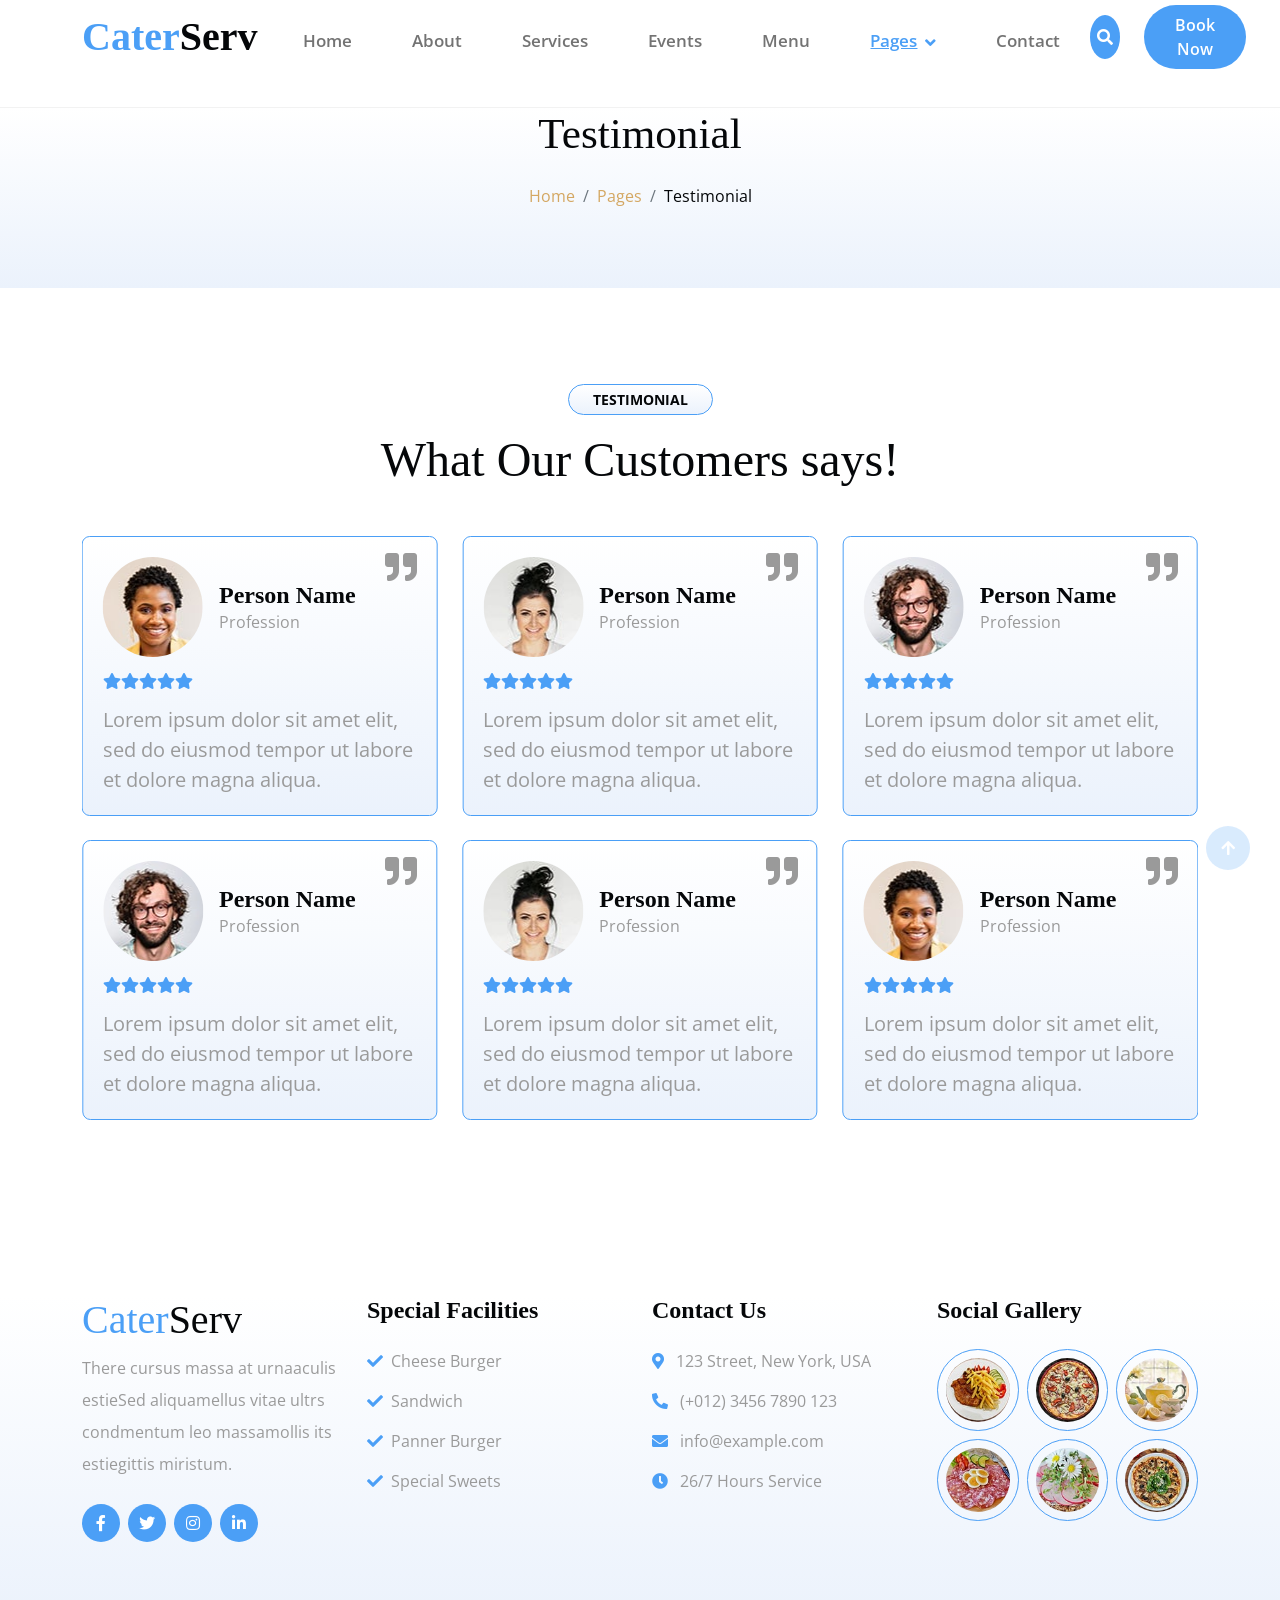
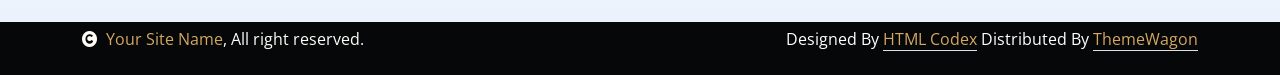
<file: testimonial.html>
<!DOCTYPE html>
<html lang="en">

    <head>
        <meta charset="utf-8">
        <title>CaterServ - Catering Services Website Template</title>
        <meta content="width=device-width, initial-scale=1.0" name="viewport">
        <meta content="" name="keywords">
        <meta content="" name="description">

        <!-- Google Web Fonts -->
        <link rel="preconnect" href="https://fonts.googleapis.com">
        <link rel="preconnect" href="https://fonts.gstatic.com" crossorigin>
        <link href="https://fonts.googleapis.com/css2?family=Open+Sans:wght@400;600&family=Playball&display=swap" rel="stylesheet">

        <!-- Icon Font Stylesheet -->
        <link rel="stylesheet" href="https://use.fontawesome.com/releases/v5.15.4/css/all.css"/>
        <link href="https://cdn.jsdelivr.net/npm/bootstrap-icons@1.4.1/font/bootstrap-icons.css" rel="stylesheet">

        <!-- Libraries Stylesheet -->
        <link href="lib/animate/animate.min.css" rel="stylesheet">
        <link href="lib/lightbox/css/lightbox.min.css" rel="stylesheet">
        <link href="lib/owlcarousel/owl.carousel.min.css" rel="stylesheet">

        <!-- Customized Bootstrap Stylesheet -->
        <link href="css/bootstrap.min.css" rel="stylesheet">

        <!-- Template Stylesheet -->
        <link href="css/style.css" rel="stylesheet">
    </head>

    <body>

        <!-- Spinner Start -->
        <div id="spinner" class="show w-100 vh-100 bg-white position-fixed translate-middle top-50 start-50  d-flex align-items-center justify-content-center">
            <div class="spinner-grow text-primary" role="status"></div>
        </div>
        <!-- Spinner End -->


        <!-- Navbar start -->
        <div class="container-fluid nav-bar">
            <div class="container">
                <nav class="navbar navbar-light navbar-expand-lg py-4">
                    <a href="index.html" class="navbar-brand">
                        <h1 class="text-primary fw-bold mb-0">Cater<span class="text-dark">Serv</span> </h1>
                    </a>
                    <button class="navbar-toggler py-2 px-3" type="button" data-bs-toggle="collapse" data-bs-target="#navbarCollapse">
                        <span class="fa fa-bars text-primary"></span>
                    </button>
                    <div class="collapse navbar-collapse" id="navbarCollapse">
                        <div class="navbar-nav mx-auto">
                            <a href="index.html" class="nav-item nav-link">Home</a>
                            <a href="about.html" class="nav-item nav-link">About</a>
                            <a href="service.html" class="nav-item nav-link">Services</a>
                            <a href="event.html" class="nav-item nav-link">Events</a>
                            <a href="menu.html" class="nav-item nav-link">Menu</a>
                            <div class="nav-item dropdown">
                                <a href="#" class="nav-link dropdown-toggle active" data-bs-toggle="dropdown">Pages</a>
                                <div class="dropdown-menu bg-light">
                                    <a href="book.html" class="dropdown-item">Booking</a>
                                    <a href="blog.html" class="dropdown-item">Our Blog</a>
                                    <a href="team.html" class="dropdown-item">Our Team</a>
                                    <a href="testimonial.html" class="dropdown-item active">Testimonial</a>
                                    <a href="404.html" class="dropdown-item">404 Page</a>
                                </div>
                            </div>
                            <a href="contact.html" class="nav-item nav-link">Contact</a>
                        </div>
                        <button class="btn-search btn btn-primary btn-md-square me-4 rounded-circle d-none d-lg-inline-flex" data-bs-toggle="modal" data-bs-target="#searchModal"><i class="fas fa-search"></i></button>
                        <a href="" class="btn btn-primary py-2 px-4 d-none d-xl-inline-block rounded-pill">Book Now</a>
                    </div>
                </nav>
            </div>
        </div>
        <!-- Navbar End -->


        <!-- Modal Search Start -->
        <div class="modal fade" id="searchModal" tabindex="-1" aria-labelledby="exampleModalLabel" aria-hidden="true">
            <div class="modal-dialog modal-fullscreen">
                <div class="modal-content rounded-0">
                    <div class="modal-header">
                        <h5 class="modal-title" id="exampleModalLabel">Search by keyword</h5>
                        <button type="button" class="btn-close" data-bs-dismiss="modal" aria-label="Close"></button>
                    </div>
                    <div class="modal-body d-flex align-items-center">
                        <div class="input-group w-75 mx-auto d-flex">
                            <input type="search" class="form-control bg-transparent p-3" placeholder="keywords" aria-describedby="search-icon-1">
                            <span id="search-icon-1" class="input-group-text p-3"><i class="fa fa-search"></i></span>
                        </div>
                    </div>
                </div>
            </div>
        </div>
        <!-- Modal Search End -->


        <!-- Hero Start -->
        <div class="container-fluid bg-light py-6 my-6 mt-0">
            <div class="container text-center animated bounceInDown">
                <h1 class="display-1 mb-4">Testimonial</h1>
                <ol class="breadcrumb justify-content-center mb-0 animated bounceInDown">
                    <li class="breadcrumb-item"><a href="#">Home</a></li>
                    <li class="breadcrumb-item"><a href="#">Pages</a></li>
                    <li class="breadcrumb-item text-dark" aria-current="page">Testimonial</li>
                </ol>
            </div>
        </div>
        <!-- Hero End -->


        <!-- Testimonial Start -->
        <div class="container-fluid py-6">
            <div class="container">
                <div class="text-center wow bounceInUp" data-wow-delay="0.1s">
                    <small class="d-inline-block fw-bold text-dark text-uppercase bg-light border border-primary rounded-pill px-4 py-1 mb-3">Testimonial</small>
                    <h1 class="display-5 mb-5">What Our Customers says!</h1>
                </div>
                <div class="owl-carousel owl-theme testimonial-carousel testimonial-carousel-1 mb-4 wow bounceInUp" data-wow-delay="0.1s">
                    <div class="testimonial-item rounded bg-light">
                        <div class="d-flex mb-3">
                            <img src="img/testimonial-1.jpg" class="img-fluid rounded-circle flex-shrink-0" alt="">
                            <div class="position-absolute" style="top: 15px; right: 20px;">
                                <i class="fa fa-quote-right fa-2x"></i>
                            </div>
                            <div class="ps-3 my-auto">
                                <h4 class="mb-0">Person Name</h4>
                                <p class="m-0">Profession</p>
                            </div>
                        </div>
                        <div class="testimonial-content">
                            <div class="d-flex">
                                <i class="fas fa-star text-primary"></i>
                                <i class="fas fa-star text-primary"></i>
                                <i class="fas fa-star text-primary"></i>
                                <i class="fas fa-star text-primary"></i>
                                <i class="fas fa-star text-primary"></i>
                            </div>
                            <p class="fs-5 m-0 pt-3">Lorem ipsum dolor sit amet elit, sed do eiusmod tempor ut labore et dolore magna aliqua.</p>
                        </div>
                    </div>
                    <div class="testimonial-item rounded bg-light">
                        <div class="d-flex mb-3">
                            <img src="img/testimonial-2.jpg" class="img-fluid rounded-circle flex-shrink-0" alt="">
                            <div class="position-absolute" style="top: 15px; right: 20px;">
                                <i class="fa fa-quote-right fa-2x"></i>
                            </div>
                            <div class="ps-3 my-auto">
                                <h4 class="mb-0">Person Name</h4>
                                <p class="m-0">Profession</p>
                            </div>
                        </div>
                        <div class="testimonial-content">
                            <div class="d-flex">
                                <i class="fas fa-star text-primary"></i>
                                <i class="fas fa-star text-primary"></i>
                                <i class="fas fa-star text-primary"></i>
                                <i class="fas fa-star text-primary"></i>
                                <i class="fas fa-star text-primary"></i>
                            </div>
                            <p class="fs-5 m-0 pt-3">Lorem ipsum dolor sit amet elit, sed do eiusmod tempor ut labore et dolore magna aliqua.</p>
                        </div>
                    </div>
                    <div class="testimonial-item rounded bg-light">
                        <div class="d-flex mb-3">
                            <img src="img/testimonial-3.jpg" class="img-fluid rounded-circle flex-shrink-0" alt="">
                            <div class="position-absolute" style="top: 15px; right: 20px;">
                                <i class="fa fa-quote-right fa-2x"></i>
                            </div>
                            <div class="ps-3 my-auto">
                                <h4 class="mb-0">Person Name</h4>
                                <p class="m-0">Profession</p>
                            </div>
                        </div>
                        <div class="testimonial-content">
                            <div class="d-flex">
                                <i class="fas fa-star text-primary"></i>
                                <i class="fas fa-star text-primary"></i>
                                <i class="fas fa-star text-primary"></i>
                                <i class="fas fa-star text-primary"></i>
                                <i class="fas fa-star text-primary"></i>
                            </div>
                            <p class="fs-5 m-0 pt-3">Lorem ipsum dolor sit amet elit, sed do eiusmod tempor ut labore et dolore magna aliqua.</p>
                        </div>
                    </div>
                    <div class="testimonial-item rounded bg-light">
                        <div class="d-flex mb-3">
                            <img src="img/testimonial-4.jpg" class="img-fluid rounded-circle flex-shrink-0" alt="">
                            <div class="position-absolute" style="top: 15px; right: 20px;">
                                <i class="fa fa-quote-right fa-2x"></i>
                            </div>
                            <div class="ps-3 my-auto">
                                <h4 class="mb-0">Person Name</h4>
                                <p class="m-0">Profession</p>
                            </div>
                        </div>
                        <div class="testimonial-content">
                            <div class="d-flex">
                                <i class="fas fa-star text-primary"></i>
                                <i class="fas fa-star text-primary"></i>
                                <i class="fas fa-star text-primary"></i>
                                <i class="fas fa-star text-primary"></i>
                                <i class="fas fa-star text-primary"></i>
                            </div>
                            <p class="fs-5 m-0 pt-3">Lorem ipsum dolor sit amet elit, sed do eiusmod tempor ut labore et dolore magna aliqua.</p>
                        </div>
                    </div>
                </div>
                <div class="owl-carousel testimonial-carousel testimonial-carousel-2 wow bounceInUp" data-wow-delay="0.3s">
                    <div class="testimonial-item rounded bg-light">
                        <div class="d-flex mb-3">
                            <img src="img/testimonial-1.jpg" class="img-fluid rounded-circle flex-shrink-0" alt="">
                            <div class="position-absolute" style="top: 15px; right: 20px;">
                                <i class="fa fa-quote-right fa-2x"></i>
                            </div>
                            <div class="ps-3 my-auto">
                                <h4 class="mb-0">Person Name</h4>
                                <p class="m-0">Profession</p>
                            </div>
                        </div>
                        <div class="testimonial-content">
                            <div class="d-flex">
                                <i class="fas fa-star text-primary"></i>
                                <i class="fas fa-star text-primary"></i>
                                <i class="fas fa-star text-primary"></i>
                                <i class="fas fa-star text-primary"></i>
                                <i class="fas fa-star text-primary"></i>
                            </div>
                            <p class="fs-5 m-0 pt-3">Lorem ipsum dolor sit amet elit, sed do eiusmod tempor ut labore et dolore magna aliqua.</p>
                        </div>
                    </div>
                    <div class="testimonial-item rounded bg-light">
                        <div class="d-flex mb-3">
                            <img src="img/testimonial-2.jpg" class="img-fluid rounded-circle flex-shrink-0" alt="">
                            <div class="position-absolute" style="top: 15px; right: 20px;">
                                <i class="fa fa-quote-right fa-2x"></i>
                            </div>
                            <div class="ps-3 my-auto">
                                <h4 class="mb-0">Person Name</h4>
                                <p class="m-0">Profession</p>
                            </div>
                        </div>
                        <div class="testimonial-content">
                            <div class="d-flex">
                                <i class="fas fa-star text-primary"></i>
                                <i class="fas fa-star text-primary"></i>
                                <i class="fas fa-star text-primary"></i>
                                <i class="fas fa-star text-primary"></i>
                                <i class="fas fa-star text-primary"></i>
                            </div>
                            <p class="fs-5 m-0 pt-3">Lorem ipsum dolor sit amet elit, sed do eiusmod tempor ut labore et dolore magna aliqua.</p>
                        </div>
                    </div>
                    <div class="testimonial-item rounded bg-light">
                        <div class="d-flex mb-3">
                            <img src="img/testimonial-3.jpg" class="img-fluid rounded-circle flex-shrink-0" alt="">
                            <div class="position-absolute" style="top: 15px; right: 20px;">
                                <i class="fa fa-quote-right fa-2x"></i>
                            </div>
                            <div class="ps-3 my-auto">
                                <h4 class="mb-0">Person Name</h4>
                                <p class="m-0">Profession</p>
                            </div>
                        </div>
                        <div class="testimonial-content">
                            <div class="d-flex">
                                <i class="fas fa-star text-primary"></i>
                                <i class="fas fa-star text-primary"></i>
                                <i class="fas fa-star text-primary"></i>
                                <i class="fas fa-star text-primary"></i>
                                <i class="fas fa-star text-primary"></i>
                            </div>
                            <p class="fs-5 m-0 pt-3">Lorem ipsum dolor sit amet elit, sed do eiusmod tempor ut labore et dolore magna aliqua.</p>
                        </div>
                    </div>
                    <div class="testimonial-item rounded bg-light">
                        <div class="d-flex mb-3">
                            <img src="img/testimonial-4.jpg" class="img-fluid rounded-circle flex-shrink-0" alt="">
                            <div class="position-absolute" style="top: 15px; right: 20px;">
                                <i class="fa fa-quote-right fa-2x"></i>
                            </div>
                            <div class="ps-3 my-auto">
                                <h4 class="mb-0">Person Name</h4>
                                <p class="m-0">Profession</p>
                            </div>
                        </div>
                        <div class="testimonial-content">
                            <div class="d-flex">
                                <i class="fas fa-star text-primary"></i>
                                <i class="fas fa-star text-primary"></i>
                                <i class="fas fa-star text-primary"></i>
                                <i class="fas fa-star text-primary"></i>
                                <i class="fas fa-star text-primary"></i>
                            </div>
                            <p class="fs-5 m-0 pt-3">Lorem ipsum dolor sit amet elit, sed do eiusmod tempor ut labore et dolore magna aliqua.</p>
                        </div>
                    </div>
                </div>
            </div>
        </div>
        <!-- Testimonial End -->


        <!-- Footer Start -->
        <div class="container-fluid footer py-6 my-6 mb-0 bg-light wow bounceInUp" data-wow-delay="0.1s">
            <div class="container">
                <div class="row">
                    <div class="col-lg-3 col-md-6">
                        <div class="footer-item">
                            <h1 class="text-primary">Cater<span class="text-dark">Serv</span></h1>
                            <p class="lh-lg mb-4">There cursus massa at urnaaculis estieSed aliquamellus vitae ultrs condmentum leo massamollis its estiegittis miristum.</p>
                            <div class="footer-icon d-flex">
                                <a class="btn btn-primary btn-sm-square me-2 rounded-circle" href=""><i class="fab fa-facebook-f"></i></a>
                                <a class="btn btn-primary btn-sm-square me-2 rounded-circle" href=""><i class="fab fa-twitter"></i></a>
                                <a href="#" class="btn btn-primary btn-sm-square me-2 rounded-circle"><i class="fab fa-instagram"></i></a>
                                <a href="#" class="btn btn-primary btn-sm-square rounded-circle"><i class="fab fa-linkedin-in"></i></a>
                            </div>
                        </div>
                    </div>
                    <div class="col-lg-3 col-md-6">
                        <div class="footer-item">
                            <h4 class="mb-4">Special Facilities</h4>
                            <div class="d-flex flex-column align-items-start">
                                <a class="text-body mb-3" href=""><i class="fa fa-check text-primary me-2"></i>Cheese Burger</a>
                                <a class="text-body mb-3" href=""><i class="fa fa-check text-primary me-2"></i>Sandwich</a>
                                <a class="text-body mb-3" href=""><i class="fa fa-check text-primary me-2"></i>Panner Burger</a>
                                <a class="text-body mb-3" href=""><i class="fa fa-check text-primary me-2"></i>Special Sweets</a>
                            </div>
                        </div>
                    </div>
                    <div class="col-lg-3 col-md-6">
                        <div class="footer-item">
                            <h4 class="mb-4">Contact Us</h4>
                            <div class="d-flex flex-column align-items-start">
                                <p><i class="fa fa-map-marker-alt text-primary me-2"></i> 123 Street, New York, USA</p>
                                <p><i class="fa fa-phone-alt text-primary me-2"></i> (+012) 3456 7890 123</p>
                                <p><i class="fas fa-envelope text-primary me-2"></i> info@example.com</p>
                                <p><i class="fa fa-clock text-primary me-2"></i> 26/7 Hours Service</p>
                            </div>
                        </div>
                    </div>
                    <div class="col-lg-3 col-md-6">
                        <div class="footer-item">
                            <h4 class="mb-4">Social Gallery</h4>
                            <div class="row g-2">
                                <div class="col-4">
                                     <img src="img/menu-01.jpg" class="img-fluid rounded-circle border border-primary p-2" alt="">
                                </div>
                                <div class="col-4">
                                     <img src="img/menu-02.jpg" class="img-fluid rounded-circle border border-primary p-2" alt="">
                                </div>
                                <div class="col-4">
                                     <img src="img/menu-03.jpg" class="img-fluid rounded-circle border border-primary p-2" alt="">
                                </div>
                                <div class="col-4">
                                     <img src="img/menu-04.jpg" class="img-fluid rounded-circle border border-primary p-2" alt="">
                                </div>
                                <div class="col-4">
                                     <img src="img/menu-05.jpg" class="img-fluid rounded-circle border border-primary p-2" alt="">
                                </div>
                                <div class="col-4">
                                     <img src="img/menu-06.jpg" class="img-fluid rounded-circle border border-primary p-2" alt="">
                                </div>
                            </div>
                        </div>
                    </div>
                </div>
            </div>
        </div>
        <!-- Footer End -->


        <!-- Copyright Start -->
        <div class="container-fluid copyright bg-dark py-4">
            <div class="container">
                <div class="row">
                    <div class="col-md-6 text-center text-md-start mb-3 mb-md-0">
                        <span class="text-light"><a href="#"><i class="fas fa-copyright text-light me-2"></i>Your Site Name</a>, All right reserved.</span>
                    </div>
                    <div class="col-md-6 my-auto text-center text-md-end text-white">
                        <!--/*** This template is free as long as you keep the below author’s credit link/attribution link/backlink. ***/-->
                        <!--/*** If you'd like to use the template without the below author’s credit link/attribution link/backlink, ***/-->
                        <!--/*** you can purchase the Credit Removal License from "https://htmlcodex.com/credit-removal". ***/-->
                        Designed By <a class="border-bottom" href="https://htmlcodex.com">HTML Codex</a> Distributed By <a class="border-bottom" href="https://themewagon.com">ThemeWagon</a>
                    </div>
                </div>
            </div>
        </div>
        <!-- Copyright End -->


        <!-- Back to Top -->
        <a href="#" class="btn btn-md-square btn-primary rounded-circle back-to-top"><i class="fa fa-arrow-up"></i></a>   

        
    <!-- JavaScript Libraries -->
    <script src="https://ajax.googleapis.com/ajax/libs/jquery/1.12.4/jquery.min.js"></script>
    <script src="https://cdn.jsdelivr.net/npm/bootstrap@5.0.0/dist/js/bootstrap.bundle.min.js"></script>
    <script src="lib/wow/wow.min.js"></script>
    <script src="lib/easing/easing.min.js"></script>
    <script src="lib/waypoints/waypoints.min.js"></script>
    <script src="lib/counterup/counterup.min.js"></script>
    <script src="lib/lightbox/js/lightbox.min.js"></script>
    <script src="lib/owlcarousel/owl.carousel.min.js"></script>

    <!-- Template Javascript -->
    <script src="js/main.js"></script>
    </body>

</html>
</file>
<file: css/style.css>
/*** Spinner Start ***/
#spinner {
    opacity: 0;
    visibility: hidden;
    transition: opacity .8s ease-out, visibility 0s linear .5s;
    z-index: 99999;
 }

 #spinner.show {
     transition: opacity .8s ease-out, visibility 0s linear .0s;
     visibility: visible;
     opacity: 1;
 }
/*** Spinner End ***/

.text-color
{
    color: white;
}


.back-to-top {
    position: fixed;
    right: 30px;
    bottom: 30px;
    z-index: 99;
}


h1, h2, h3, .h1, .h2, .h3 {
    font-weight: 400 !important;
    font-family: Sumana, serif !important;
}

h4, h5, h6, .h4, .h5, .h6 {
    font-weight: 600 !important;
    font-family: Sumana, serif !important;
}

.my-6 {
    margin-top: 6rem;
    margin-bottom: 6rem;
}

.py-6 {
    padding-top: 0rem;
    padding-bottom: 5rem;
}

.wow,
.animated {
    animation-duration: 2s !important;
}


/*** Button Start ***/

/* .btn 
{
    border: 2px solid black;
    position: relative;
    overflow: hidden;
    padding: 10px 20px;
    font-size: 16px;
    background-color: #4b9ff6;
    color: #fff;
    cursor: pointer;
    animation: heartbeat 2s infinite;
}

@keyframes heartbeat {
    0%, 100% {
      transform: scale(1);
    }
    50% {
      transform: scale(1.1);
    }
  } */

  .animation-btn {
    position: relative;
    box-sizing: content-box;
    display: inline-block;
    background-color: #007bff;
    border: none;
    outline: none;
}

.animation-btn::before,
.animation-btn::after {
    content: "";
    position: absolute;
    z-index: -1;
    width: 80%; 
    height: 100%;
    top: 50%; 
    left: 50%; 
    border: 2px solid #007bff; 
    border-radius: 50px;
    animation: pulse-border 1500ms ease-out infinite; 
}

@keyframes pulse-border {
    0% {
        transform: scale(1);
        opacity: 1;
    }

    100% {
        transform: scale(1.5);
        opacity: 0;
    }
}



.btn.btn-primary {
    border: 0;
}

/* .btn.btn-primary:hover {
    background: var(--bs-white) !important;
    color: var(--bs-dark) !important;
    border-color: #4b9ff6 !important;
} */

.btn {
    font-weight: 600;
    transition: .5s;
}

.btn-square {
    width: 32px;
    height: 32px;
}

.btn-sm-square {
    width: 38px;
    height: 38px;
}

.btn-md-square {
    width: 44px;
    height: 44px;
}

.btn-lg-square {
    width: 56px;
    height: 56px;
}

.btn-square,
.btn-sm-square,
.btn-md-square,
.btn-lg-square {
    padding: 0;
    display: flex;
    align-items: center;
    justify-content: center;
    font-weight: normal;
}
/*** Button End ***/


/*** Navbar Start ***/

.nav-bar {
    background-color: #ffffff;
    transition: box-shadow 0.3s ease;
}

.nav-bar.shadow {
    box-shadow: 0px 2px 4px rgba(0, 0, 0, 0.5);
}
  
.nav-bar {
    /* background: #f8f8f8; */
    border-bottom: 1px solid rgba(0, 0, 0, .05);
    top: 0;
    z-index: 4;
    position: sticky;
    height: 12vh;
}

.navbar .navbar-nav .nav-link {
    padding: 10px 30px;
    margin-top: 10px;
    font-weight: 600;
    font-size: 17px;
    transition: .5s;
}

.navbar .navbar-nav .nav-link:hover,
.navbar .navbar-nav .nav-link.active {
    color: var(--bs-primary);
    text-decoration: underline;
}

.navbar .dropdown-toggle::after {
    border: none;
    content: "\f107";
    font-family: "Font Awesome 5 Free";
    font-weight: 700;
    vertical-align: middle;
    margin-left: 8px;
}

@media (min-width: 1200px) {
    .navbar .nav-item .dropdown-menu {
        display: block;
        visibility: hidden;
        top: 100%;
        transform: rotateX(-75deg);
        transform-origin: 0% 0%;
        transition: .5s;
        opacity: 0;
    }
    
    .navbar .nav-item:hover .dropdown-menu {
        transform: rotateX(0deg);
        visibility: visible;
        opacity: 1;
    }
}

.dropdown .dropdown-menu a:hover {
    background: var(--bs-primary);
    color: var(--bs-white);
}

#searchModal .modal-content {
    background-color: rgba(255, 255, 255, .95);
}

/*** Navbar End ***/


/*** Events Start ***/
.event .tab-class .nav-item a.active {
    background: var(--bs-primary) !important;
}

.event .event-img .event-overlay {
    position: absolute;
    width: 100%;
    height: 100%;
    top: 0;
    left: 0;
    background: rgba(176, 201, 244, 0.833);
    border-radius: 8px;
    transition: 0.5s;
    opacity: 0;
    z-index: 1;
}

.event .event-img:hover .event-overlay {
    opacity: 1;
}
/*** Events End ***/


/*** service start ***/
.service .service-item {
    position: relative;
    height: 100%;
    border-radius: 8px;
    box-shadow: 0 0 45px rgba(0, 0, 0, .08);
}

.service-content::after {
    position: absolute;
    content: "";
    width: 100%;
    height: 0;
    top: 0;
    left: 0;
    bottom: auto;
    background: var(--bs-primary);
    border-radius: 8px;
    transition: 1s;
}

.service-item:hover .service-content::after {
    height: 100%;
    opacity: 1;
}

.service-item .service-content-icon {
    position: relative;
    z-index: 2;
}

.service-item .service-content-icon i,
.service-item .service-content-icon p {
    transition: 1s;
}

.service-item:hover .service-content-icon i {
    color: var(--bs-white) !important;
}

.service-item:hover .service-content-icon p {
    color: var(--bs-white);
}

.service-item:hover .service-content-icon a.btn-primary {
    background: var(--bs-white);
    color: var(--bs-dark);
}

.service-item .service-content-icon a.btn-primary {
    transition: 1s !important;
}
/*** Services End ***/


/*** Menu Start ***/
.menu .nav-item a.active {
    background: var(--bs-primary) !important;
}

.menu .menu-item .border-bottom {
    border-bottom-style: dashed !important;
}
/*** Menu End ***/


/*** Youtube Video start ***/
.video {
    position: relative;
    height: 100%;
    min-height: 400px;
    background: linear-gradient(rgba(254, 218, 154, 0.1), rgba(254, 218, 154, 0.1)), url(../img/Technology\ Background.jpg);
    background-position: center center;
    background-repeat: no-repeat;
    background-size: cover;
    border-radius: 8px;
}

.video .btn-play {
    position: absolute;
    z-index: 3;
    top: 50%;
    left: 50%;
    transform: translateX(-50%) translateY(-50%);
    box-sizing: content-box;
    display: block;
    width: 32px;
    height: 44px;
    border-radius: 50%;
    border: none;
    outline: none;
    padding: 18px 20px 18px 28px;
}

.video .btn-play:before {
    content: "";
    position: absolute;
    z-index: 0;
    left: 50%;
    top: 50%;
    transform: translateX(-50%) translateY(-50%);
    display: block;
    width: 100px;
    height: 100px;
    background: var(--bs-primary);
    border-radius: 50%;
    animation: pulse-border 1500ms ease-out infinite;
}

.video .btn-play:after {
    content: "";
    position: absolute;
    z-index: 1;
    left: 50%;
    top: 50%;
    transform: translateX(-50%) translateY(-50%);
    display: block;
    width: 100px;
    height: 100px;
    background: var(--bs-white);
    border-radius: 50%;
    transition: all 200ms;
}

.video .btn-play img {
    position: relative;
    z-index: 3;
    max-width: 100%;
    width: auto;
    height: auto;
}

.video .btn-play span {
    display: block;
    position: relative;
    z-index: 3;
    width: 0;
    height: 0;
    border-left: 32px solid var(--bs-dark);
    border-top: 22px solid transparent;
    border-bottom: 22px solid transparent;
}

@keyframes pulse-border {
    0% {
        transform: translateX(-50%) translateY(-50%) translateZ(0) scale(1);
        opacity: 1;
    }

    100% {
        transform: translateX(-50%) translateY(-50%) translateZ(0) scale(1.5);
        opacity: 0;
    }
}

#videoModal {
    z-index: 99999;
}

#videoModal .modal-dialog {
    position: relative;
    max-width: 800px;
    margin: 60px auto 0 auto;
}

#videoModal .modal-body {
    position: relative;
    padding: 0px;
}

#videoModal .close {
    position: absolute;
    width: 30px;
    height: 30px;
    right: 0px;
    top: -30px;
    z-index: 999;
    font-size: 30px;
    font-weight: normal;
    color: #FFFFFF;
    background: #000000;
    opacity: 1;
}
/*** Youtube Video End ***/


/*** Blog Start ***/
.blog-item {
    position: relative;
}

.blog-item img {
    transition: 0.5s;
}

.blog-item:hover img {
    transform: scale(1.3)
}

.blog-item .blog-content {
    position: relative;
    transform: translateY(-50%);
    box-shadow: 0 0 45px rgba(0, 0, 0, .08);
}

.blog-item .blog-content a.btn h5 {
    transition: 0.5s;
}

.blog-item:hover .blog-content a.btn h5 {
    color: var(--bs-primary) !important;
}
/*** Blog End ***/


/*** Team Start ***/

.team-item {
    width: 100%;
    height: 100%;
    position: relative;
}

.team-item .team-icon {
    position: absolute;
    top: 0;
    right: 0;
}

.team-item .team-icon .share-link {
    opacity: 0;
    transition: 0.9s;
}

.team-item:hover .share-link {
    opacity: 1;
}

.team-item .team-content {
    transition: 0.9s;
}

.team-item:hover .team-content {
    background: var(--bs-primary) !important;
    color: var(--bs-dark) !important;
}

.team-item .team-content h4,
.team-item .team-content p {
    transition: 0.5s;
}

.team-item:hover .team-content h4 {
    color: var(--bs-dark) !important;
}

.team-item:hover .team-content p {
    color: var(--bs-white);
}
/*** Team End ***/


/*** testimonial Start ***/
.testimonial-item {
    border: 1px solid var(--bs-primary);
    padding: 20px 20px;
}

.testimonial-carousel .owl-item img {
    width: 100px;
    height: 100px;
}

.testimonial-carousel.owl-rtl .testimonial-item {
    direction: ltr !important;
}
/*** testimonial End ***/


/*** Contact start ***/
.contact-form {
    box-shadow: 0 0 45px rgba(0, 0, 0, .08);
}

/*** Contact End ***/


/*** Footer Start ***/
.footer .footer-item a.text-body:hover {
    color: var(--bs-primary) !important;
}
/*** Footer End ***/
</file>
<file: css/slider.css>
.slider {
  position: relative;
  width: 100%;
  max-width: 100%;
  overflow: hidden;
}

.slide {
  display: none;
  align-items: center;
  width: 100%;
  height: 80vh; /* Adjust height as needed */
  /* background-color: #f0f0f0; */
  overflow: hidden;
}

.slide.active {
  display: flex;
}

.text {
  flex: 1;
  padding: 20px;
}

.media {
  flex: 1;
  display: flex;
  justify-content: center;
  align-items: center;
  overflow: hidden;
}

.DevOps-gif
{
  width: 800px;
  height: 600px;
}

.media img,
.media video {
  max-width: 100%;
  height: auto;
}

.button-container {
  display: flex;
  align-items: center;
  justify-content: center;
  flex-wrap: wrap;
  margin-top: 20px;
}

.controls {
  margin-top: 10px;
}

.controls button {
  border: none;
  background-color: #4b9ff6;
  color: white;
  padding: 10px 20px;
  text-align: center;
  text-decoration: none;
  display: inline-block;
  font-size: 16px;
  margin-right: 5px;
  cursor: pointer;
  border-radius: 10px;
}

.controls button:hover {
  background-color: #fff;
  color: #000;
}
</file>
